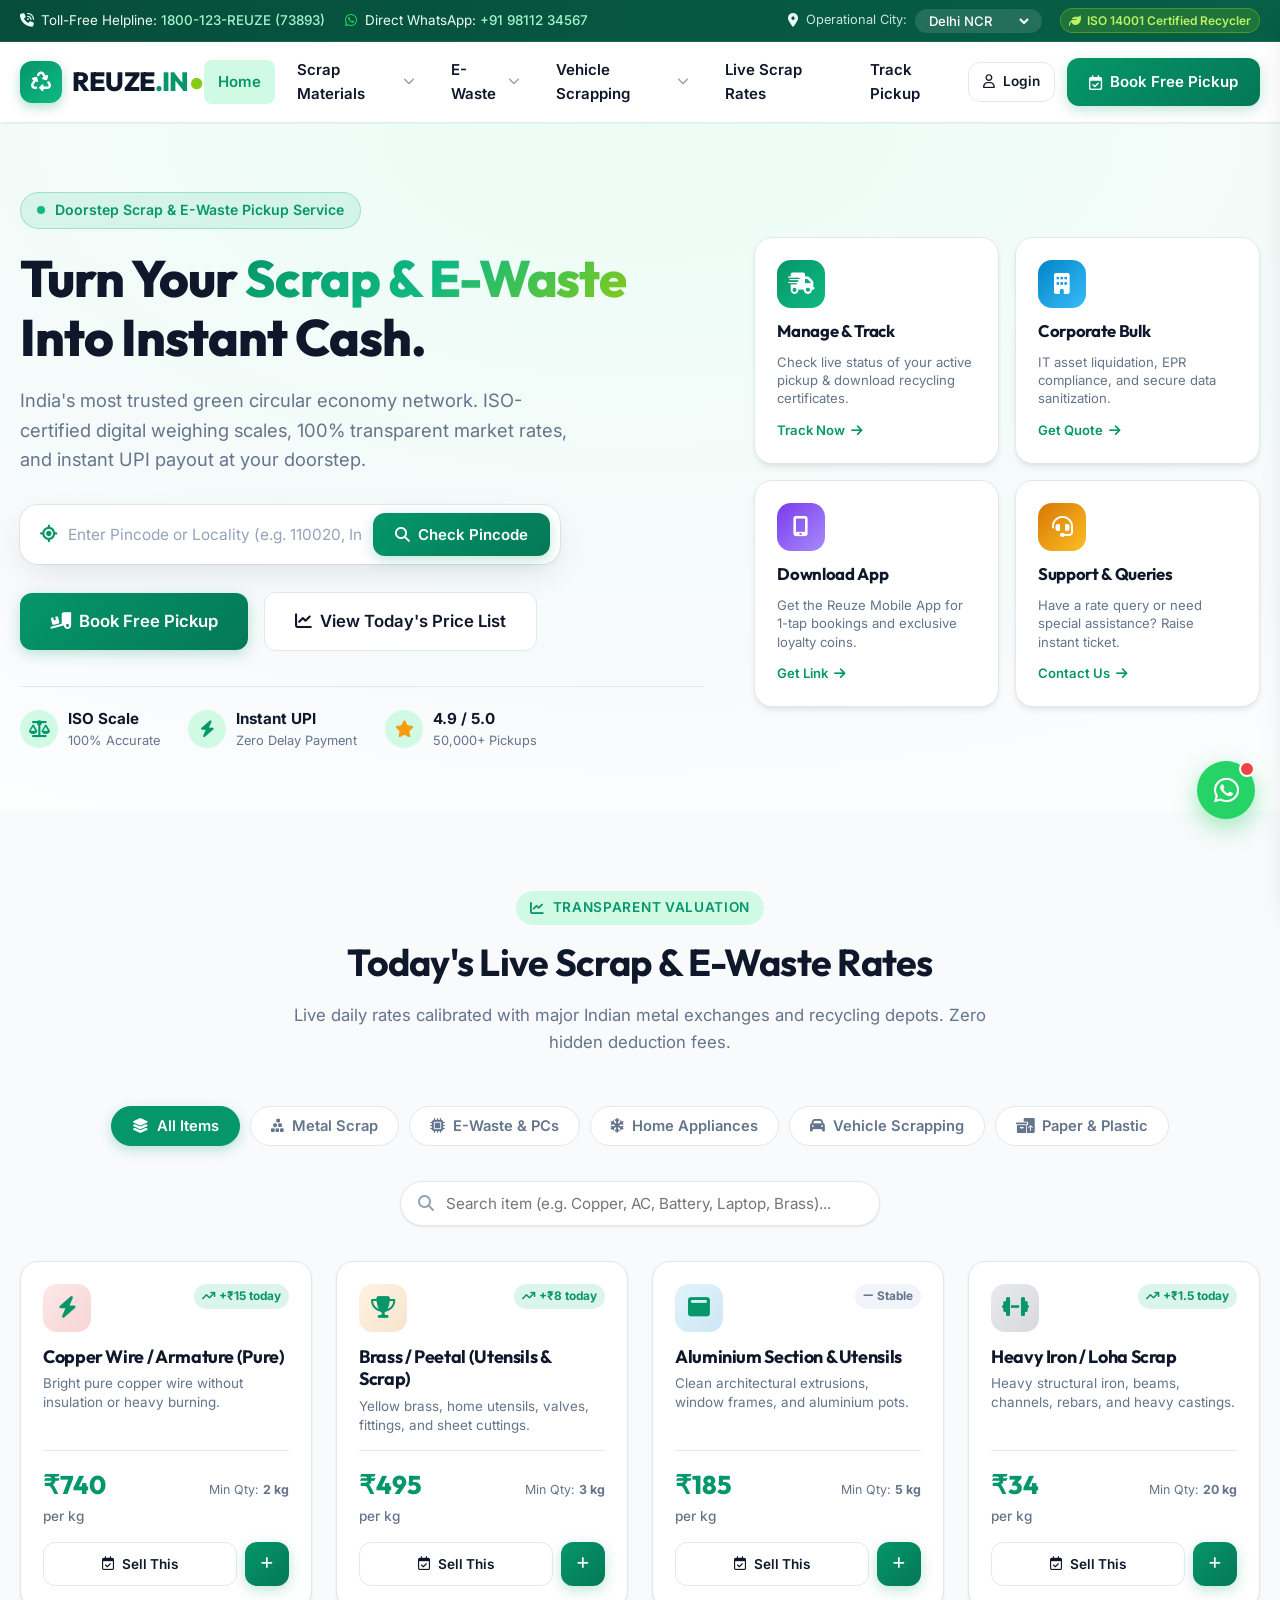
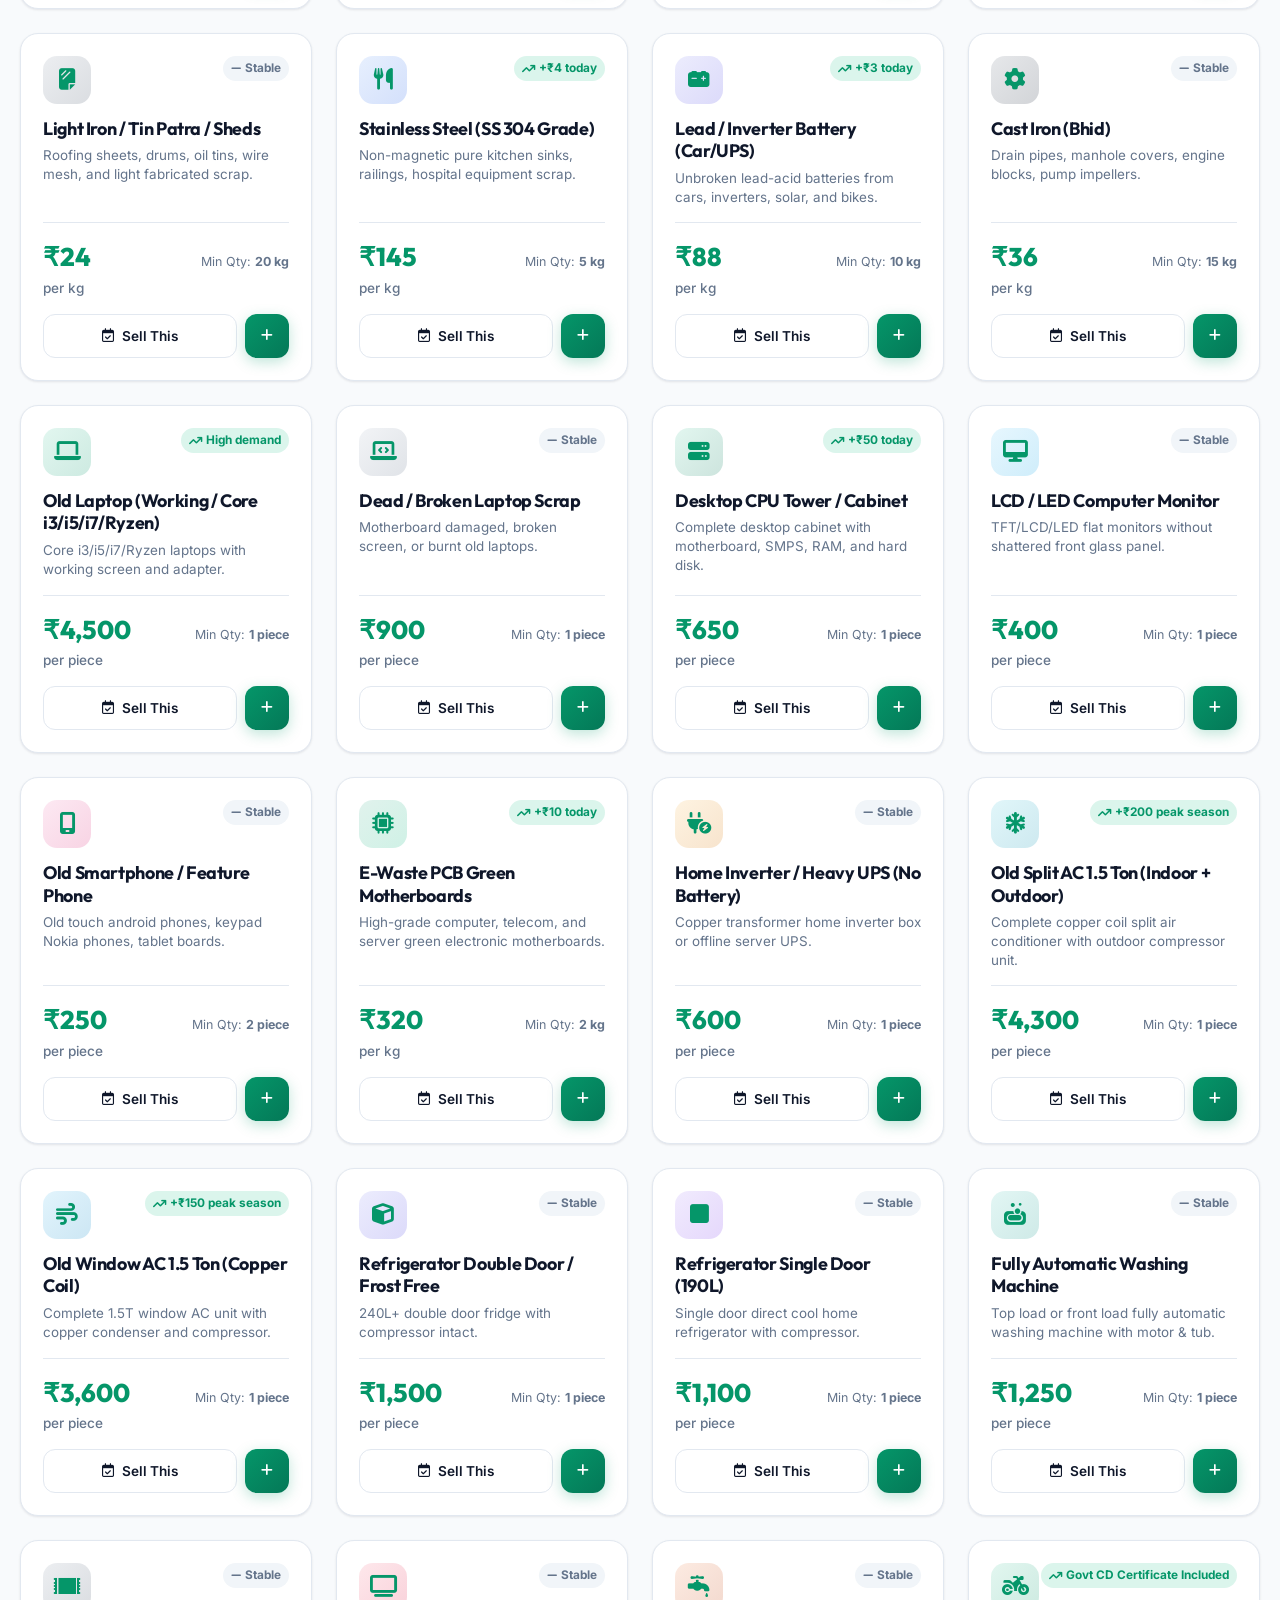
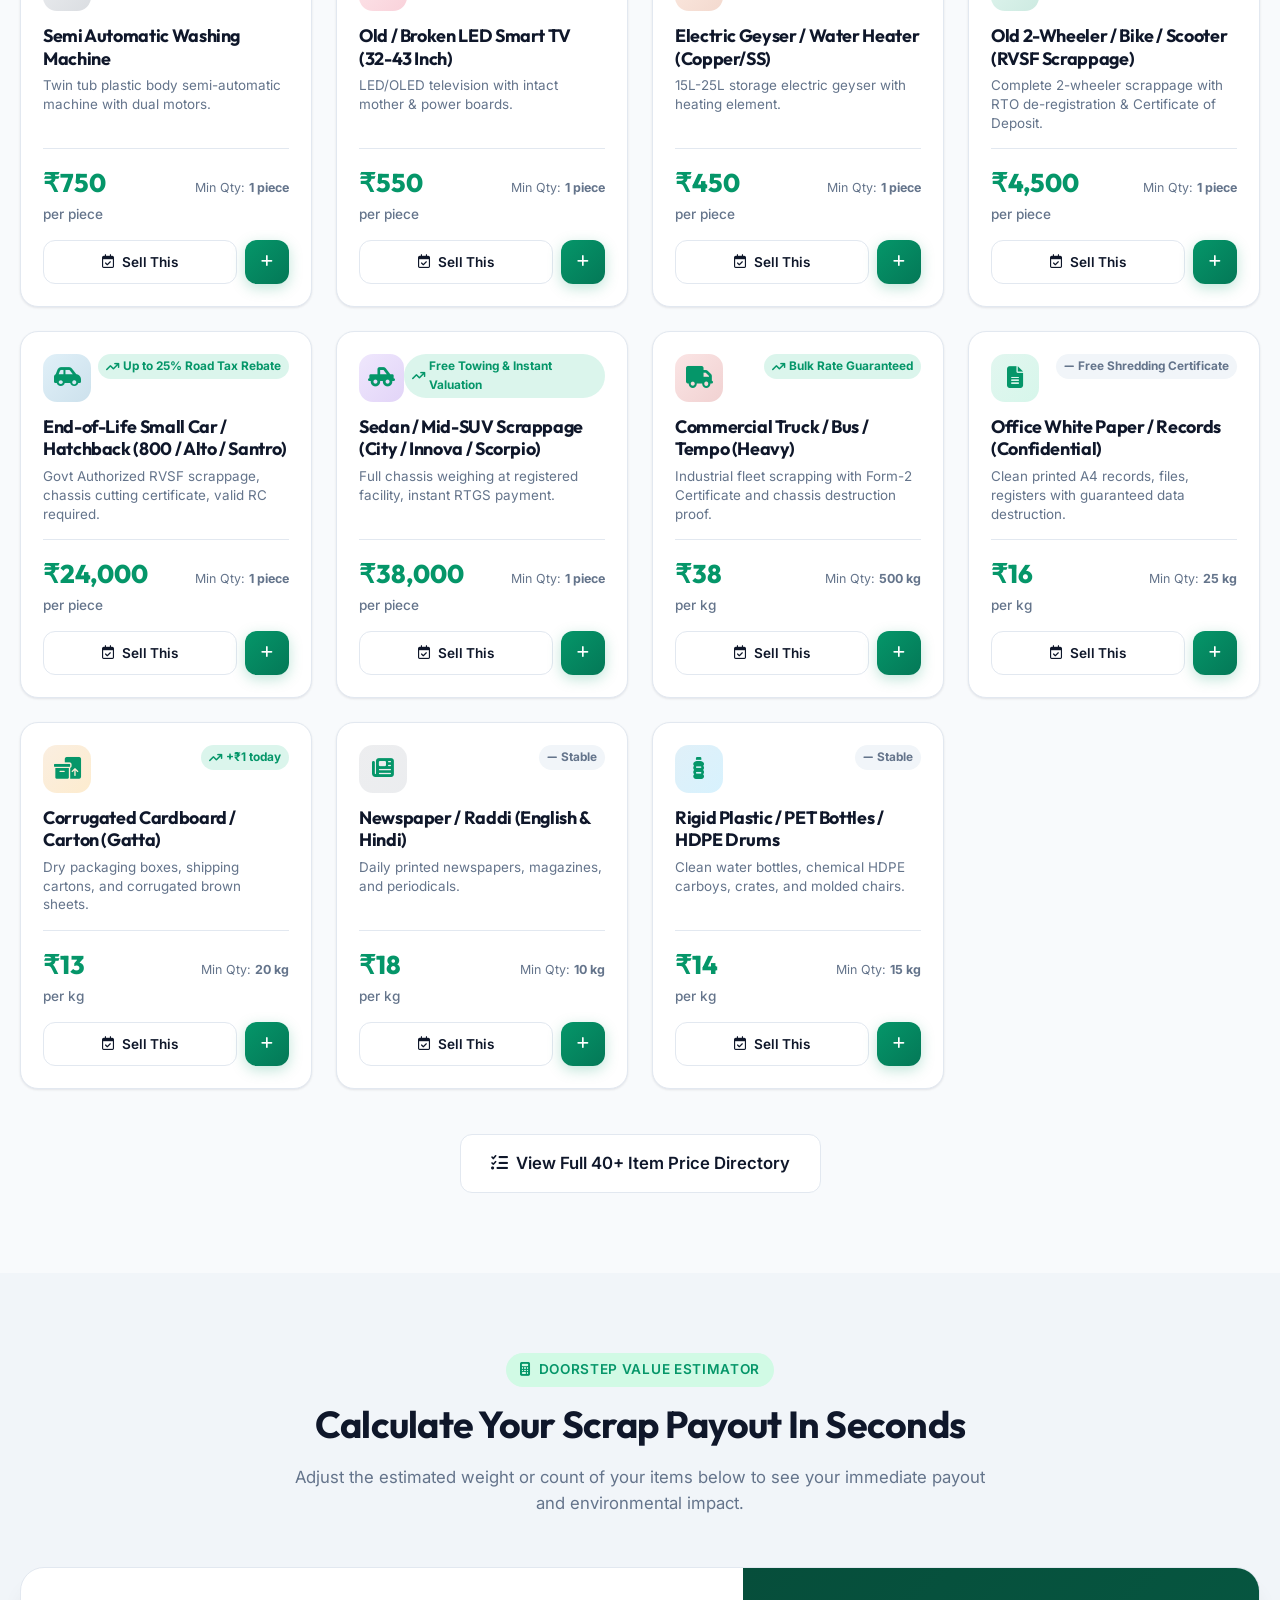
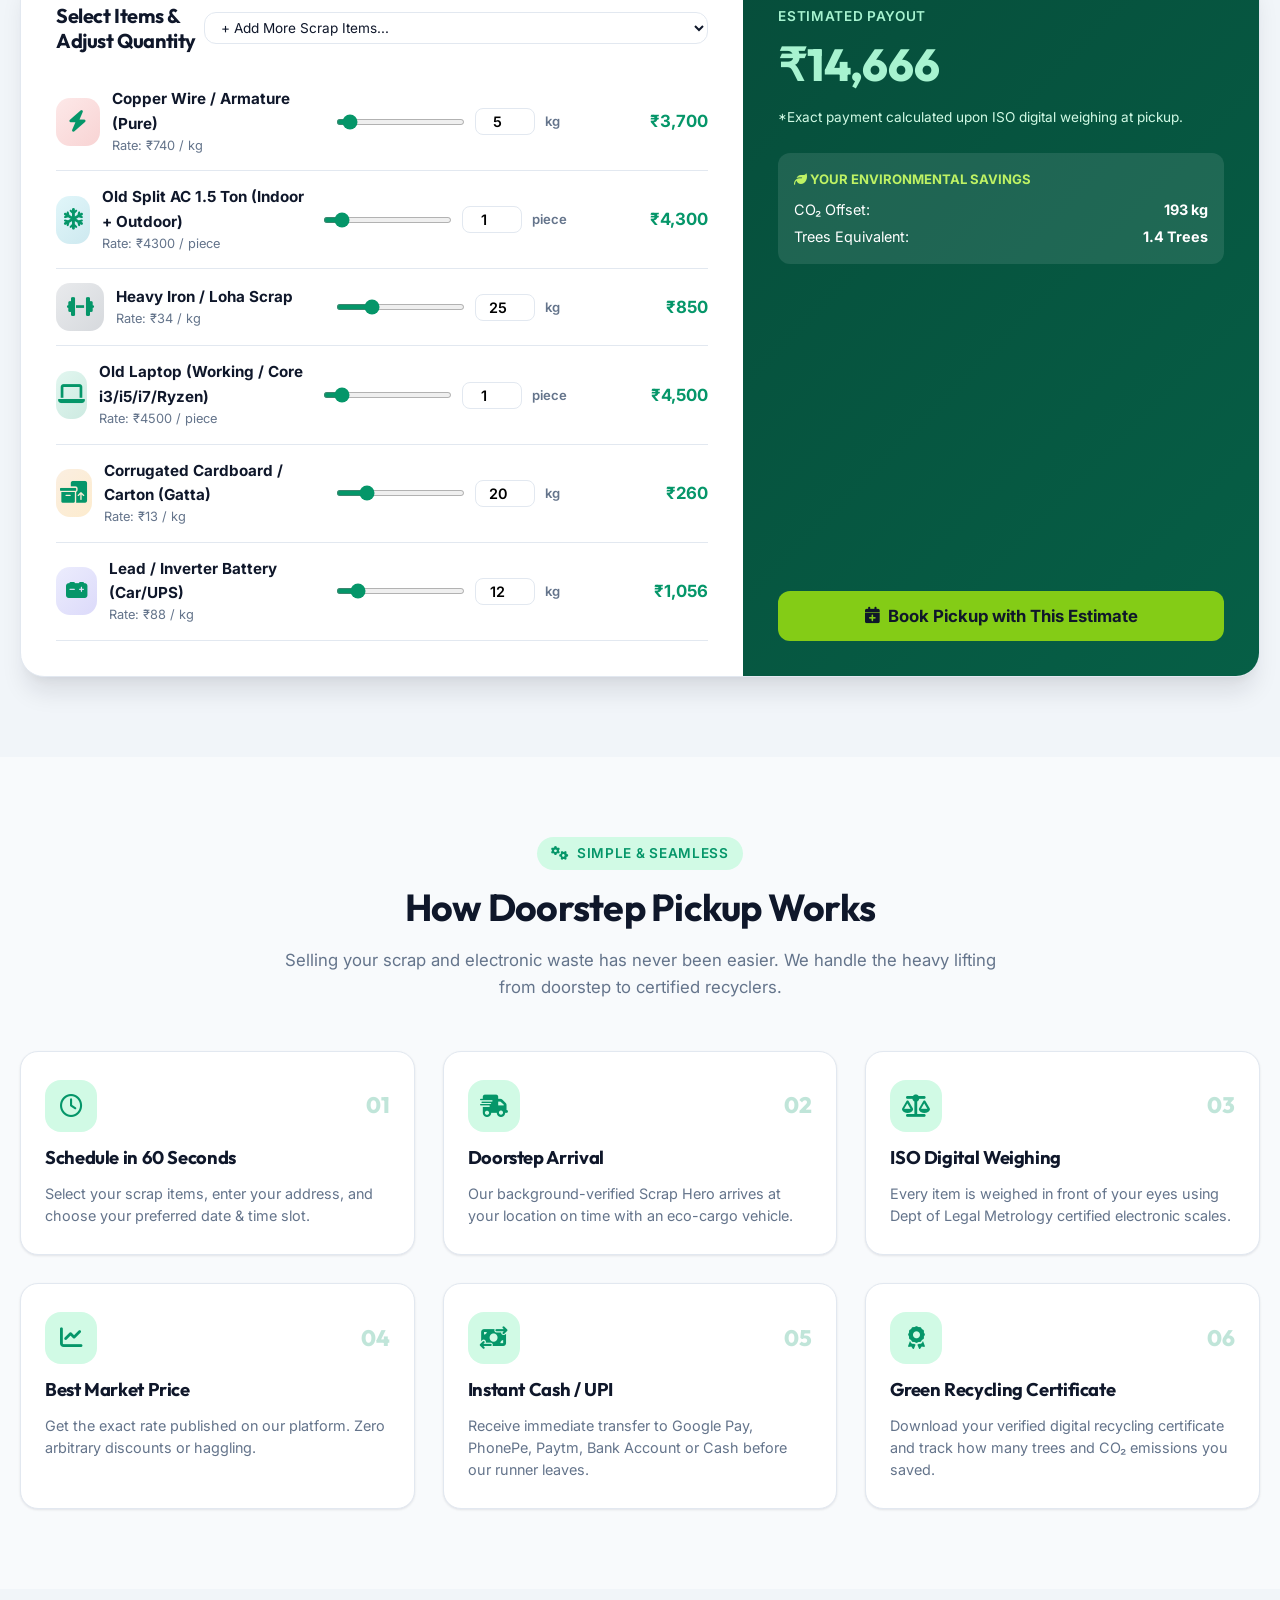
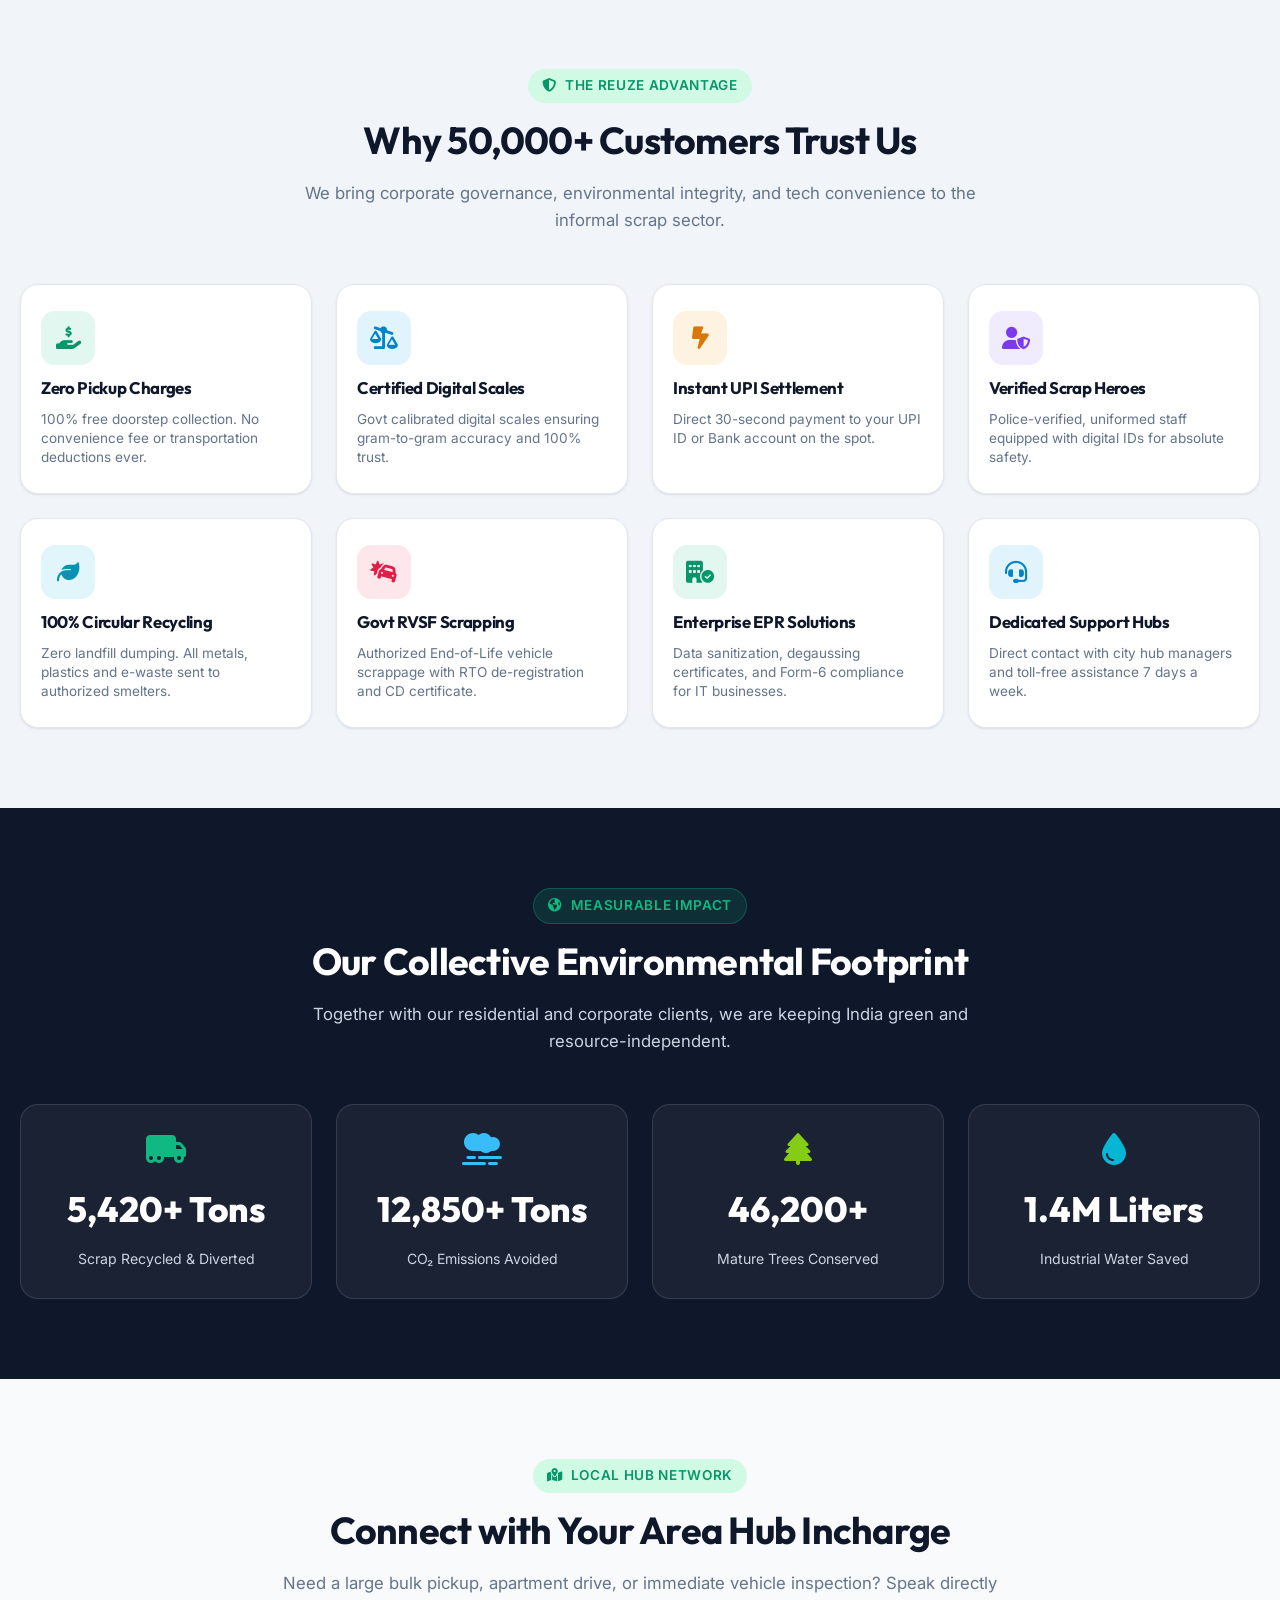
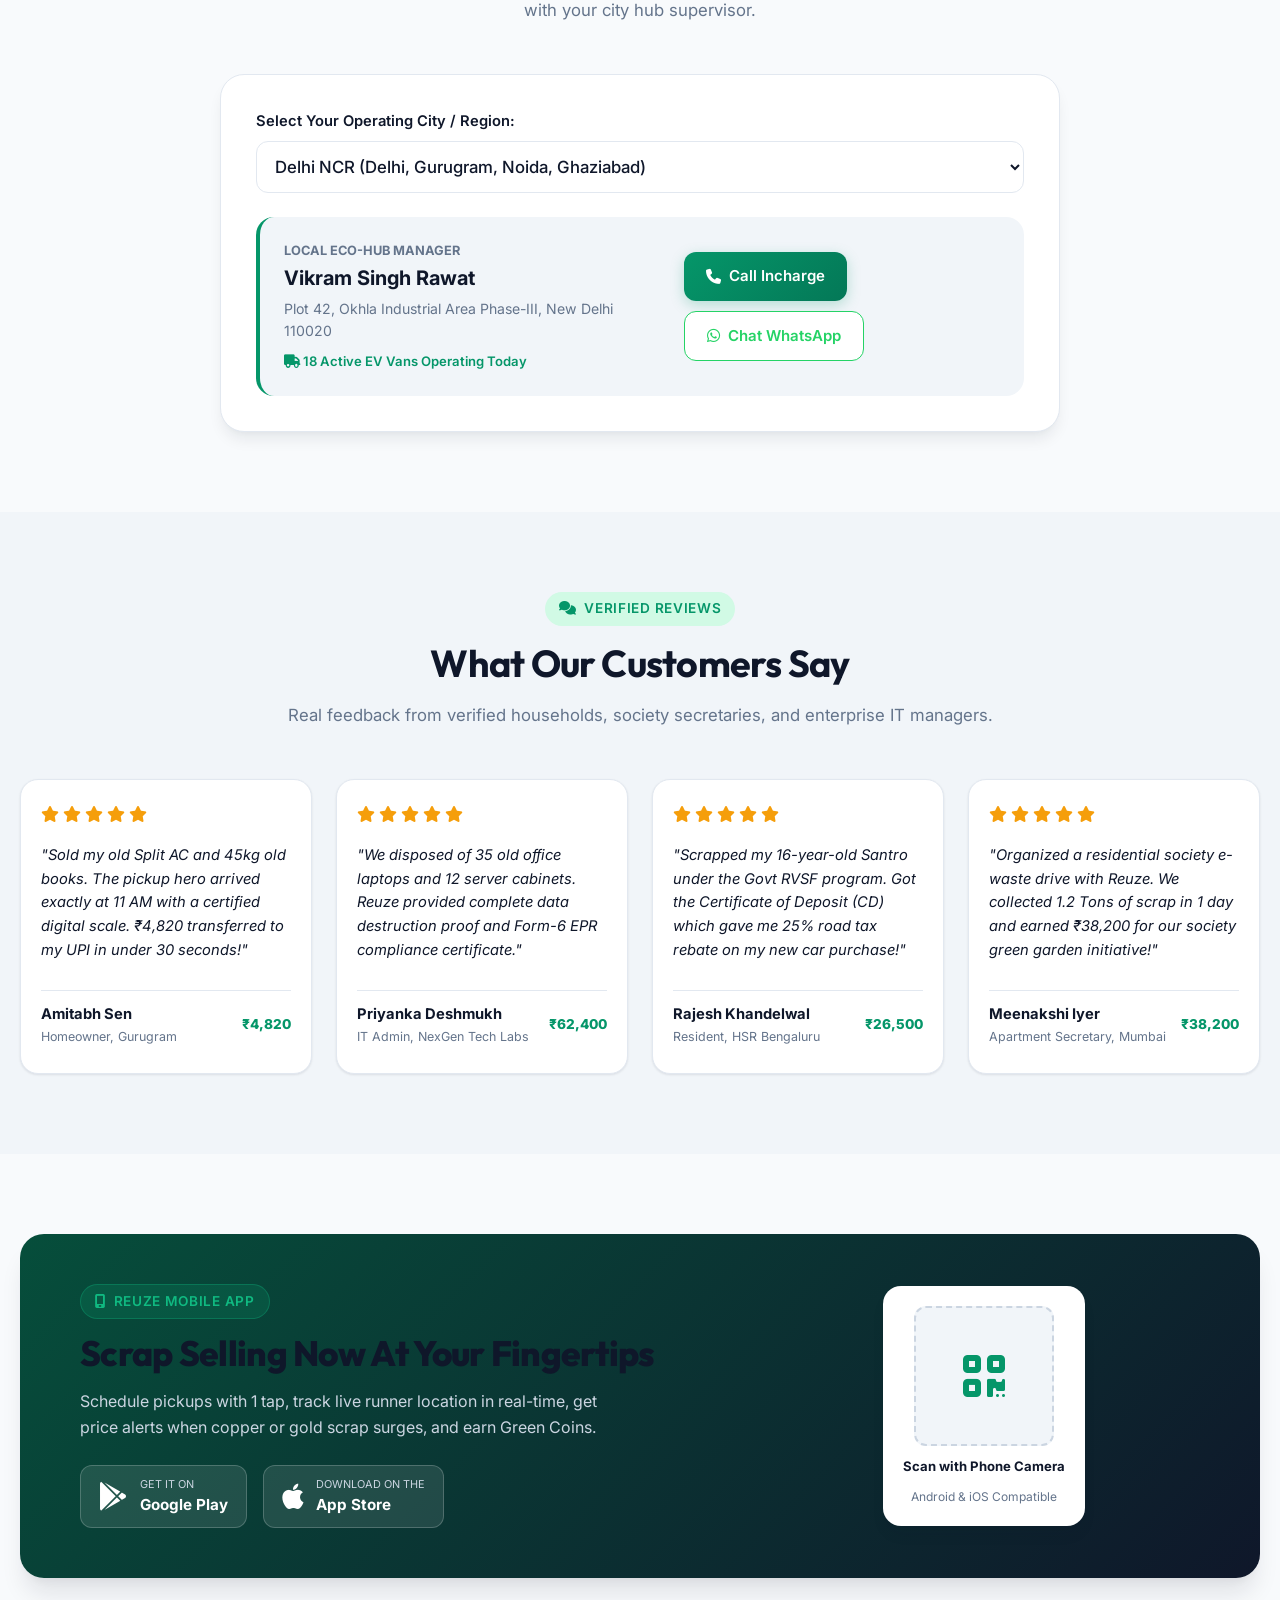
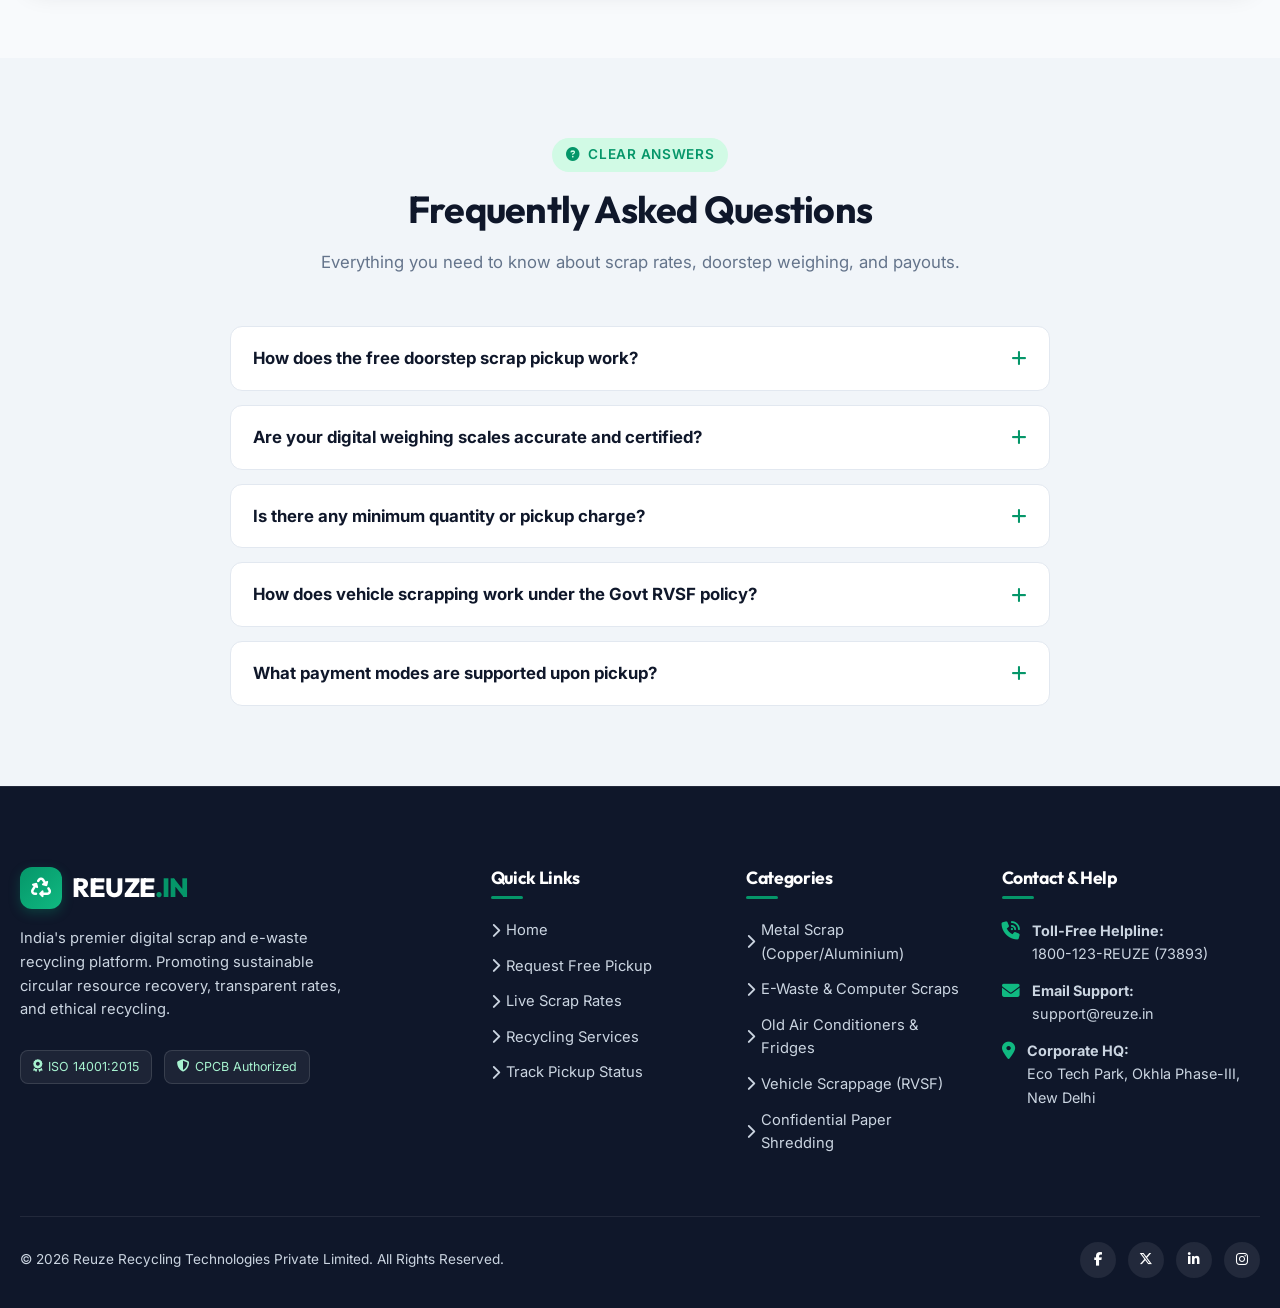
<file: index.html>
<!DOCTYPE html>
<html lang="en">
<head>
  <meta charset="UTF-8">
  <meta name="viewport" content="width=device-width, initial-scale=1.0">
  <title>Reuze.in - Doorstep Scrap & E-Waste Pickup Service | Instant Cash & Best Rates</title>
  <meta name="description" content="Sell scrap metals, electronic e-waste, old ACs, home appliances, and end-of-life vehicles at your doorstep with ISO digital weighing, best market rates, and instant UPI/Cash payments.">
  
  <!-- Fonts & Icons -->
  <link rel="preconnect" href="https://fonts.googleapis.com">
  <link rel="preconnect" href="https://fonts.gstatic.com" crossorigin>
  <link href="https://fonts.googleapis.com/css2?family=Inter:wght@400;500;600;700&family=Outfit:wght@500;600;700;800&display=swap" rel="stylesheet">
  <link rel="stylesheet" href="https://cdnjs.cloudflare.com/ajax/libs/font-awesome/6.5.1/css/all.min.css">
  
  <!-- Stylesheets -->
  <link rel="stylesheet" href="css/style.css">
  <link rel="stylesheet" href="css/components.css">
  <link rel="stylesheet" href="css/responsive.css">
</head>
<body>

  <!-- ==========================================================================
       TOP BAR (Helpline, WhatsApp, City Selector)
       ========================================================================== -->
  <div class="topbar">
    <div class="container topbar-content">
      <div class="topbar-left">
        <div class="topbar-item">
          <i class="fa-solid fa-phone-volume"></i>
          <span>Toll-Free Helpline: <a href="tel:180012373893" id="topbar-helpline">1800-123-REUZE (73893)</a></span>
        </div>
        <div class="topbar-item">
          <i class="fa-brands fa-whatsapp" style="color: #25d366;"></i>
          <span>Direct WhatsApp: <a href="https://wa.me/919811234567?text=Hi%20Reuze,%20I%20want%20to%20sell%20scrap" target="_blank">+91 98112 34567</a></span>
        </div>
      </div>

      <div class="topbar-right">
        <div class="topbar-item">
          <i class="fa-solid fa-location-dot"></i>
          <span style="font-size: 0.8rem; opacity: 0.85;">Operational City:</span>
          <div class="city-selector-wrapper">
            <select class="city-select" id="header-city-select" aria-label="Select City">
              <option value="delhi-ncr">Delhi NCR</option>
              <option value="mumbai">Mumbai MMR</option>
              <option value="bengaluru">Bengaluru</option>
              <option value="hyderabad">Hyderabad</option>
              <option value="pune">Pune</option>
              <option value="chennai">Chennai</option>
            </select>
          </div>
        </div>
        <div class="topbar-badge">
          <i class="fa-solid fa-leaf"></i> ISO 14001 Certified Recycler
        </div>
      </div>
    </div>
  </div>

  <!-- ==========================================================================
       STICKY NAVBAR & MEGA MENU
       ========================================================================== -->
  <header class="site-header">
    <div class="container nav-container">
      <a href="index.html" class="logo-brand">
        <div class="logo-icon">
          <i class="fa-solid fa-recycle"></i>
        </div>
        <div>REUZE<span class="highlight">.IN</span><span class="dot">●</span></div>
      </a>

      <!-- Desktop Nav Menu -->
      <nav class="nav-menu">
        <div class="nav-item active">
          <a href="index.html" class="nav-link">Home</a>
        </div>

        <!-- Scrap Dropdown -->
        <div class="nav-item">
          <a href="prices.html" class="nav-link">
            Scrap Materials <i class="fa-solid fa-chevron-down"></i>
          </a>
          <div class="dropdown-menu">
            <a href="prices.html?cat=metal" class="dropdown-item">
              <div class="dropdown-icon"><i class="fa-solid fa-cubes-stacked"></i></div>
              <div>
                <div class="dropdown-item-title">Copper, Brass & Aluminium</div>
                <div class="dropdown-item-desc">Pure cables, armatures, utensils & alloys</div>
              </div>
            </a>
            <a href="prices.html?cat=metal" class="dropdown-item">
              <div class="dropdown-icon"><i class="fa-solid fa-dumbbell"></i></div>
              <div>
                <div class="dropdown-item-title">Iron, Steel & Heavy Metals</div>
                <div class="dropdown-item-desc">Cast iron, SS 304, rebar & shed patra</div>
              </div>
            </a>
            <a href="prices.html?cat=paper-plastic" class="dropdown-item">
              <div class="dropdown-icon"><i class="fa-solid fa-boxes-packing"></i></div>
              <div>
                <div class="dropdown-item-title">Cardboard, Paper & Plastics</div>
                <div class="dropdown-item-desc">Cartons, confidential records, PET bottles</div>
              </div>
            </a>
          </div>
        </div>

        <!-- E-Waste Dropdown -->
        <div class="nav-item">
          <a href="services.html#ewaste" class="nav-link">
            E-Waste <i class="fa-solid fa-chevron-down"></i>
          </a>
          <div class="dropdown-menu">
            <a href="prices.html?cat=ewaste" class="dropdown-item">
              <div class="dropdown-icon"><i class="fa-solid fa-laptop"></i></div>
              <div>
                <div class="dropdown-item-title">Laptops, PCs & Motherboards</div>
                <div class="dropdown-item-desc">Working & scrap computers, server cabinets</div>
              </div>
            </a>
            <a href="prices.html?cat=appliances" class="dropdown-item">
              <div class="dropdown-icon"><i class="fa-solid fa-snowflake"></i></div>
              <div>
                <div class="dropdown-item-title">Old Split & Window ACs</div>
                <div class="dropdown-item-desc">1T to 2T copper coil air conditioners</div>
              </div>
            </a>
            <a href="prices.html?cat=appliances" class="dropdown-item">
              <div class="dropdown-icon"><i class="fa-solid fa-tv"></i></div>
              <div>
                <div class="dropdown-item-title">TV, Fridges & Washing Machines</div>
                <div class="dropdown-item-desc">Single/Double door fridges, top/front loads</div>
              </div>
            </a>
          </div>
        </div>

        <!-- Vehicle Scrapping -->
        <div class="nav-item">
          <a href="services.html#vehicles" class="nav-link">
            Vehicle Scrapping <i class="fa-solid fa-chevron-down"></i>
          </a>
          <div class="dropdown-menu">
            <a href="prices.html?cat=vehicles" class="dropdown-item">
              <div class="dropdown-icon"><i class="fa-solid fa-motorcycle"></i></div>
              <div>
                <div class="dropdown-item-title">Two-Wheeler Scrappage</div>
                <div class="dropdown-item-desc">Govt CD Certificate & RTO de-registration</div>
              </div>
            </a>
            <a href="prices.html?cat=vehicles" class="dropdown-item">
              <div class="dropdown-icon"><i class="fa-solid fa-car"></i></div>
              <div>
                <div class="dropdown-item-title">Car & Commercial Vehicle (RVSF)</div>
                <div class="dropdown-item-desc">Up to 25% road tax rebate & free towing</div>
              </div>
            </a>
          </div>
        </div>

        <div class="nav-item">
          <a href="prices.html" class="nav-link">Live Scrap Rates</a>
        </div>

        <div class="nav-item">
          <a href="dashboard.html" class="nav-link">Track Pickup</a>
        </div>
      </nav>

      <!-- Nav CTA Actions -->
      <div class="nav-actions">
        <a href="dashboard.html" class="btn btn-outline btn-sm">
          <i class="fa-regular fa-user"></i> Login
        </a>
        <a href="pickup.html" class="btn btn-primary" id="header-btn-book">
          <i class="fa-regular fa-calendar-check"></i> Book Free Pickup
        </a>
        <button class="hamburger-btn" aria-label="Toggle Mobile Menu">
          <i class="fa-solid fa-bars"></i>
        </button>
      </div>
    </div>
  </header>

  <!-- ==========================================================================
       MOBILE DRAWER MENU
       ========================================================================== -->
  <div class="mobile-drawer-overlay"></div>
  <div class="mobile-drawer">
    <div>
      <div class="mobile-drawer-header">
        <div class="logo-brand" style="font-size: 1.35rem;">
          <div class="logo-icon" style="width: 34px; height: 34px; font-size: 1rem;"><i class="fa-solid fa-recycle"></i></div>
          <span>REUZE.IN</span>
        </div>
        <button class="drawer-close-btn"><i class="fa-solid fa-xmark"></i></button>
      </div>

      <div class="mobile-nav-links">
        <a href="index.html" class="mobile-nav-link active">Home</a>
        <a href="pickup.html" class="mobile-nav-link" style="color: var(--primary); font-weight: 700;">
          <i class="fa-regular fa-calendar-check"></i> Request Free Pickup
        </a>
        <a href="prices.html" class="mobile-nav-link">Live Scrap Rates</a>
        <a href="services.html" class="mobile-nav-link">Services & Scrappage</a>
        <a href="dashboard.html" class="mobile-nav-link">Track Pickup Status</a>
        <a href="about.html" class="mobile-nav-link">About & Mission</a>
        <a href="contact.html" class="mobile-nav-link">Contact & Hub Incharge</a>
      </div>
    </div>

    <div class="mobile-drawer-footer">
      <div style="font-size: 0.85rem; color: var(--text-muted);">
        <i class="fa-solid fa-phone"></i> <strong>1800-123-73893</strong>
      </div>
      <a href="pickup.html" class="btn btn-primary" style="width: 100%;">Book Free Pickup</a>
    </div>
  </div>

  <!-- ==========================================================================
       HERO SECTION (Bold Headline, Pincode Search, 4 Quick Action Cards)
       ========================================================================== -->
  <section class="hero-section">
    <div class="container">
      <div class="hero-grid">
        <div class="hero-content">
          <div class="hero-pill">
            <span class="pulse-dot"></span> Doorstep Scrap & E-Waste Pickup Service
          </div>
          
          <h1 class="hero-title">
            Turn Your <span class="text-gradient">Scrap & E-Waste</span> Into Instant Cash.
          </h1>
          
          <p class="hero-subtitle">
            India's most trusted green circular economy network. ISO-certified digital weighing scales, 100% transparent market rates, and instant UPI payout at your doorstep.
          </p>

          <!-- Pincode / Area Search Bar -->
          <div class="hero-search-box">
            <div class="search-input-group">
              <i class="fa-solid fa-location-crosshairs"></i>
              <input type="text" class="hero-search-input" placeholder="Enter Pincode or Locality (e.g. 110020, Indiranagar)..." aria-label="Check Service Pincode">
            </div>
            <button class="btn btn-primary btn-check-pincode">
              <i class="fa-solid fa-magnifying-glass"></i> Check Pincode
            </button>
          </div>

          <!-- Hero Buttons -->
          <div class="hero-cta-buttons">
            <a href="pickup.html" class="btn btn-primary btn-lg" id="hero-cta-book">
              <i class="fa-solid fa-truck-ramp-box"></i> Book Free Pickup
            </a>
            <a href="prices.html" class="btn btn-outline btn-lg" id="hero-cta-rates">
              <i class="fa-solid fa-chart-line"></i> View Today's Price List
            </a>
          </div>

          <!-- Trust Bar -->
          <div class="hero-trust-bar">
            <div class="trust-item">
              <div class="trust-icon"><i class="fa-solid fa-scale-balanced"></i></div>
              <div>
                <div class="trust-value">ISO Scale</div>
                <div class="trust-label">100% Accurate</div>
              </div>
            </div>
            <div class="trust-item">
              <div class="trust-icon"><i class="fa-solid fa-bolt"></i></div>
              <div>
                <div class="trust-value">Instant UPI</div>
                <div class="trust-label">Zero Delay Payment</div>
              </div>
            </div>
            <div class="trust-item">
              <div class="trust-icon"><i class="fa-solid fa-star" style="color: #f59e0b;"></i></div>
              <div>
                <div class="trust-value">4.9 / 5.0</div>
                <div class="trust-label">50,000+ Pickups</div>
              </div>
            </div>
          </div>
        </div>

        <!-- 4 Quick Action Cards Grid -->
        <div class="hero-visual">
          <div class="hero-quick-cards-grid">
            
            <a href="dashboard.html" class="quick-action-card">
              <div class="quick-card-icon green">
                <i class="fa-solid fa-truck-fast"></i>
              </div>
              <h3 class="quick-card-title">Manage & Track</h3>
              <p class="quick-card-desc">Check live status of your active pickup & download recycling certificates.</p>
              <div class="quick-card-arrow">Track Now <i class="fa-solid fa-arrow-right"></i></div>
            </a>

            <div class="quick-action-card" data-modal-target="corporate-enquiry-modal">
              <div class="quick-card-icon blue">
                <i class="fa-solid fa-building"></i>
              </div>
              <h3 class="quick-card-title">Corporate Bulk</h3>
              <p class="quick-card-desc">IT asset liquidation, EPR compliance, and secure data sanitization.</p>
              <div class="quick-card-arrow">Get Quote <i class="fa-solid fa-arrow-right"></i></div>
            </div>

            <a href="#app-download-section" class="quick-action-card">
              <div class="quick-card-icon purple">
                <i class="fa-solid fa-mobile-screen-button"></i>
              </div>
              <h3 class="quick-card-title">Download App</h3>
              <p class="quick-card-desc">Get the Reuze Mobile App for 1-tap bookings and exclusive loyalty coins.</p>
              <div class="quick-card-arrow">Get Link <i class="fa-solid fa-arrow-right"></i></div>
            </a>

            <div class="quick-action-card" data-modal-target="complaint-support-modal">
              <div class="quick-card-icon amber">
                <i class="fa-solid fa-headset"></i>
              </div>
              <h3 class="quick-card-title">Support & Queries</h3>
              <p class="quick-card-desc">Have a rate query or need special assistance? Raise instant ticket.</p>
              <div class="quick-card-arrow">Contact Us <i class="fa-solid fa-arrow-right"></i></div>
            </div>

          </div>
        </div>
      </div>
    </div>
  </section>

  <!-- ==========================================================================
       PRICE LIST SECTION (Live Rates & Filter Grid)
       ========================================================================== -->
  <section class="section" id="prices-section">
    <div class="container">
      <div class="section-header">
        <div class="section-tag"><i class="fa-solid fa-chart-line"></i> Transparent Valuation</div>
        <h2 class="section-title">Today's Live Scrap & E-Waste Rates</h2>
        <p class="section-desc">
          Live daily rates calibrated with major Indian metal exchanges and recycling depots. Zero hidden deduction fees.
        </p>
      </div>

      <!-- Category Filter Tabs -->
      <div class="category-filter-tabs">
        <button class="filter-tab-btn active" data-category="all">
          <i class="fa-solid fa-layer-group"></i> All Items
        </button>
        <button class="filter-tab-btn" data-category="metal">
          <i class="fa-solid fa-cubes-stacked"></i> Metal Scrap
        </button>
        <button class="filter-tab-btn" data-category="ewaste">
          <i class="fa-solid fa-microchip"></i> E-Waste & PCs
        </button>
        <button class="filter-tab-btn" data-category="appliances">
          <i class="fa-solid fa-snowflake"></i> Home Appliances
        </button>
        <button class="filter-tab-btn" data-category="vehicles">
          <i class="fa-solid fa-car"></i> Vehicle Scrapping
        </button>
        <button class="filter-tab-btn" data-category="paper-plastic">
          <i class="fa-solid fa-boxes-packing"></i> Paper & Plastic
        </button>
      </div>

      <!-- Price Search -->
      <div class="price-search-bar">
        <i class="fa-solid fa-magnifying-glass price-search-icon"></i>
        <input type="text" class="price-search-input" placeholder="Search item (e.g. Copper, AC, Battery, Laptop, Brass)..." aria-label="Search Scrap Items">
      </div>

      <!-- Dynamic Cards Container -->
      <div class="scrap-cards-grid" id="scrap-cards-container">
        <!-- Rendered dynamically by js/prices.js -->
      </div>

      <div style="text-align: center; margin-top: 45px;">
        <a href="prices.html" class="btn btn-outline btn-lg">
          <i class="fa-solid fa-list-check"></i> View Full 40+ Item Price Directory
        </a>
      </div>
    </div>
  </section>

  <!-- ==========================================================================
       INSTANT SCRAP VALUE CALCULATOR WIDGET
       ========================================================================== -->
  <section class="section section-subtle" id="calculator-section">
    <div class="container">
      <div class="section-header">
        <div class="section-tag"><i class="fa-solid fa-calculator"></i> Doorstep Value Estimator</div>
        <h2 class="section-title">Calculate Your Scrap Payout In Seconds</h2>
        <p class="section-desc">
          Adjust the estimated weight or count of your items below to see your immediate payout and environmental impact.
        </p>
      </div>

      <div class="calculator-container">
        <div class="calculator-grid">
          
          <!-- Left Panel: Sliders & Qty -->
          <div class="calc-items-panel">
            <div style="display: flex; align-items: center; justify-content: space-between; margin-bottom: 20px;">
              <h3 style="font-size: 1.25rem;">Select Items & Adjust Quantity</h3>
              <select id="calc-add-item-select" class="form-control" style="width: auto; padding: 6px 12px; font-size: 0.85rem;"></select>
            </div>

            <!-- Dynamic List of Selected Calculation Rows -->
            <div class="calc-rows-list">
              <!-- Rendered by js/calculator.js -->
            </div>
          </div>

          <!-- Right Panel: Total Payout & Eco Impact -->
          <div class="calc-summary-panel">
            <div>
              <span style="font-size: 0.85rem; text-transform: uppercase; letter-spacing: 0.05em; color: #a7f3d0; font-weight: 600;">Estimated Payout</span>
              <div class="calc-summary-val" id="calc-grand-payout">₹0</div>
              <p style="font-size: 0.85rem; color: #d1fae5; margin-top: 6px;">
                *Exact payment calculated upon ISO digital weighing at pickup.
              </p>

              <div style="background: rgba(255, 255, 255, 0.1); border-radius: var(--radius-md); padding: 16px; margin-top: 25px;">
                <div style="font-size: 0.82rem; font-weight: 700; color: #bef264; margin-bottom: 8px;">
                  <i class="fa-solid fa-leaf"></i> YOUR ENVIRONMENTAL SAVINGS
                </div>
                <div style="display: flex; justify-content: space-between; font-size: 0.9rem; margin-bottom: 4px;">
                  <span>CO₂ Offset:</span>
                  <strong id="calc-co2-saved">128 kg</strong>
                </div>
                <div style="display: flex; justify-content: space-between; font-size: 0.9rem;">
                  <span>Trees Equivalent:</span>
                  <strong id="calc-trees-saved">0.9 Trees</strong>
                </div>
              </div>
            </div>

            <div style="margin-top: 30px;">
              <button class="btn btn-lime btn-lg" id="btn-book-with-estimate" style="width: 100%;">
                <i class="fa-solid fa-calendar-plus"></i> Book Pickup with This Estimate
              </button>
            </div>
          </div>

        </div>
      </div>
    </div>
  </section>

  <!-- ==========================================================================
       HOW IT WORKS (6-Step Process)
       ========================================================================== -->
  <section class="section" id="how-it-works">
    <div class="container">
      <div class="section-header">
        <div class="section-tag"><i class="fa-solid fa-gears"></i> Simple & Seamless</div>
        <h2 class="section-title">How Doorstep Pickup Works</h2>
        <p class="section-desc">
          Selling your scrap and electronic waste has never been easier. We handle the heavy lifting from doorstep to certified recyclers.
        </p>
      </div>

      <div class="steps-grid">
        
        <div class="step-card">
          <div class="step-header">
            <div class="step-icon-box"><i class="fa-regular fa-clock"></i></div>
            <div class="step-number">01</div>
          </div>
          <h3 class="step-title">Schedule in 60 Seconds</h3>
          <p class="step-desc">Select your scrap items, enter your address, and choose your preferred date & time slot.</p>
        </div>

        <div class="step-card">
          <div class="step-header">
            <div class="step-icon-box"><i class="fa-solid fa-truck-fast"></i></div>
            <div class="step-number">02</div>
          </div>
          <h3 class="step-title">Doorstep Arrival</h3>
          <p class="step-desc">Our background-verified Scrap Hero arrives at your location on time with an eco-cargo vehicle.</p>
        </div>

        <div class="step-card">
          <div class="step-header">
            <div class="step-icon-box"><i class="fa-solid fa-scale-balanced"></i></div>
            <div class="step-number">03</div>
          </div>
          <h3 class="step-title">ISO Digital Weighing</h3>
          <p class="step-desc">Every item is weighed in front of your eyes using Dept of Legal Metrology certified electronic scales.</p>
        </div>

        <div class="step-card">
          <div class="step-header">
            <div class="step-icon-box"><i class="fa-solid fa-chart-line"></i></div>
            <div class="step-number">04</div>
          </div>
          <h3 class="step-title">Best Market Price</h3>
          <p class="step-desc">Get the exact rate published on our platform. Zero arbitrary discounts or haggling.</p>
        </div>

        <div class="step-card">
          <div class="step-header">
            <div class="step-icon-box"><i class="fa-solid fa-money-bill-transfer"></i></div>
            <div class="step-number">05</div>
          </div>
          <h3 class="step-title">Instant Cash / UPI</h3>
          <p class="step-desc">Receive immediate transfer to Google Pay, PhonePe, Paytm, Bank Account or Cash before our runner leaves.</p>
        </div>

        <div class="step-card">
          <div class="step-header">
            <div class="step-icon-box"><i class="fa-solid fa-award"></i></div>
            <div class="step-number">06</div>
          </div>
          <h3 class="step-title">Green Recycling Certificate</h3>
          <p class="step-desc">Download your verified digital recycling certificate and track how many trees and CO₂ emissions you saved.</p>
        </div>

      </div>
    </div>
  </section>

  <!-- ==========================================================================
       WHY CHOOSE US (8 Feature Grid)
       ========================================================================== -->
  <section class="section section-subtle" id="why-choose-us">
    <div class="container">
      <div class="section-header">
        <div class="section-tag"><i class="fa-solid fa-shield-halved"></i> The Reuze Advantage</div>
        <h2 class="section-title">Why 50,000+ Customers Trust Us</h2>
        <p class="section-desc">
          We bring corporate governance, environmental integrity, and tech convenience to the informal scrap sector.
        </p>
      </div>

      <div class="features-grid">
        
        <div class="feature-box">
          <div class="feature-icon-wrapper green"><i class="fa-solid fa-hand-holding-dollar"></i></div>
          <h3 class="feature-title">Zero Pickup Charges</h3>
          <p class="feature-desc">100% free doorstep collection. No convenience fee or transportation deductions ever.</p>
        </div>

        <div class="feature-box">
          <div class="feature-icon-wrapper blue"><i class="fa-solid fa-scale-unbalanced-flip"></i></div>
          <h3 class="feature-title">Certified Digital Scales</h3>
          <p class="feature-desc">Govt calibrated digital scales ensuring gram-to-gram accuracy and 100% trust.</p>
        </div>

        <div class="feature-box">
          <div class="feature-icon-wrapper amber"><i class="fa-solid fa-bolt-lightning"></i></div>
          <h3 class="feature-title">Instant UPI Settlement</h3>
          <p class="feature-desc">Direct 30-second payment to your UPI ID or Bank account on the spot.</p>
        </div>

        <div class="feature-box">
          <div class="feature-icon-wrapper purple"><i class="fa-solid fa-user-shield"></i></div>
          <h3 class="feature-title">Verified Scrap Heroes</h3>
          <p class="feature-desc">Police-verified, uniformed staff equipped with digital IDs for absolute safety.</p>
        </div>

        <div class="feature-box">
          <div class="feature-icon-wrapper cyan"><i class="fa-solid fa-leaf"></i></div>
          <h3 class="feature-title">100% Circular Recycling</h3>
          <p class="feature-desc">Zero landfill dumping. All metals, plastics and e-waste sent to authorized smelters.</p>
        </div>

        <div class="feature-box">
          <div class="feature-icon-wrapper rose"><i class="fa-solid fa-car-burst"></i></div>
          <h3 class="feature-title">Govt RVSF Scrapping</h3>
          <p class="feature-desc">Authorized End-of-Life vehicle scrappage with RTO de-registration and CD certificate.</p>
        </div>

        <div class="feature-box">
          <div class="feature-icon-wrapper green"><i class="fa-solid fa-building-circle-check"></i></div>
          <h3 class="feature-title">Enterprise EPR Solutions</h3>
          <p class="feature-desc">Data sanitization, degaussing certificates, and Form-6 compliance for IT businesses.</p>
        </div>

        <div class="feature-box">
          <div class="feature-icon-wrapper blue"><i class="fa-solid fa-headset"></i></div>
          <h3 class="feature-title">Dedicated Support Hubs</h3>
          <p class="feature-desc">Direct contact with city hub managers and toll-free assistance 7 days a week.</p>
        </div>

      </div>
    </div>
  </section>

  <!-- ==========================================================================
       ENVIRONMENTAL IMPACT LIVE METRICS
       ========================================================================== -->
  <section class="section section-dark">
    <div class="container">
      <div class="section-header">
        <div class="section-tag dark"><i class="fa-solid fa-earth-americas"></i> Measurable Impact</div>
        <h2 class="section-title" style="color: #ffffff;">Our Collective Environmental Footprint</h2>
        <p class="section-desc">
          Together with our residential and corporate clients, we are keeping India green and resource-independent.
        </p>
      </div>

      <div class="impact-grid">
        <div class="impact-card">
          <i class="fa-solid fa-truck-moving impact-icon"></i>
          <div class="impact-number">5,420+ Tons</div>
          <div class="impact-label">Scrap Recycled & Diverted</div>
        </div>
        <div class="impact-card">
          <i class="fa-solid fa-smog impact-icon" style="color: #38bdf8;"></i>
          <div class="impact-number">12,850+ Tons</div>
          <div class="impact-label">CO₂ Emissions Avoided</div>
        </div>
        <div class="impact-card">
          <i class="fa-solid fa-tree impact-icon" style="color: #84cc16;"></i>
          <div class="impact-number">46,200+</div>
          <div class="impact-label">Mature Trees Conserved</div>
        </div>
        <div class="impact-card">
          <i class="fa-solid fa-droplet impact-icon" style="color: #06b6d4;"></i>
          <div class="impact-number">1.4M Liters</div>
          <div class="impact-label">Industrial Water Saved</div>
        </div>
      </div>
    </div>
  </section>

  <!-- ==========================================================================
       AREA INCHARGE & CITY HUB LOCATOR
       ========================================================================== -->
  <section class="section" id="area-incharge-section">
    <div class="container">
      <div class="section-header">
        <div class="section-tag"><i class="fa-solid fa-map-location-dot"></i> Local Hub Network</div>
        <h2 class="section-title">Connect with Your Area Hub Incharge</h2>
        <p class="section-desc">
          Need a large bulk pickup, apartment drive, or immediate vehicle inspection? Speak directly with your city hub supervisor.
        </p>
      </div>

      <div class="hub-search-card" style="max-width: 840px; margin: 0 auto;">
        <div class="form-group">
          <label class="form-label">Select Your Operating City / Region:</label>
          <select class="form-control city-select" id="hub-city-dropdown" style="font-size: 1.05rem; padding: 14px;">
            <option value="delhi-ncr">Delhi NCR (Delhi, Gurugram, Noida, Ghaziabad)</option>
            <option value="mumbai">Mumbai MMR (South Mumbai, Suburbs, Navi Mumbai, Thane)</option>
            <option value="bengaluru">Bengaluru (Whitefield, Koramangala, Indiranagar, HSR)</option>
            <option value="hyderabad">Hyderabad (Hitec City, Gachibowli, Secunderabad)</option>
            <option value="pune">Pune (Hinjawadi, Kothrud, Viman Nagar, Hadapsar)</option>
            <option value="chennai">Chennai (Guindy, OMR, Anna Nagar, Velachery)</option>
          </select>
        </div>

        <div class="hub-info-card" id="hub-display-box">
          <div>
            <div style="font-size: 0.8rem; text-transform: uppercase; color: var(--text-muted); font-weight: 700;">Local Eco-Hub Manager</div>
            <div class="hub-manager-name" id="hub-manager-name">Vikram Singh Rawat</div>
            <p style="font-size: 0.88rem; color: var(--text-muted); margin-bottom: 8px;" id="hub-address">
              Plot 42, Okhla Industrial Area Phase-III, New Delhi 110020
            </p>
            <div style="font-size: 0.82rem; color: var(--primary); font-weight: 600;">
              <i class="fa-solid fa-truck"></i> 18 Active EV Vans Operating Today
            </div>
          </div>

          <div class="hub-contact-actions">
            <a href="tel:+919811234567" class="btn btn-primary" id="hub-call-btn">
              <i class="fa-solid fa-phone"></i> Call Incharge
            </a>
            <a href="https://wa.me/919811234567" target="_blank" class="btn btn-outline" id="hub-wa-btn" style="color: #25d366; border-color: #25d366;">
              <i class="fa-brands fa-whatsapp"></i> Chat WhatsApp
            </a>
          </div>
        </div>
      </div>
    </div>
  </section>

  <!-- ==========================================================================
       CUSTOMER TESTIMONIALS
       ========================================================================== -->
  <section class="section section-subtle">
    <div class="container">
      <div class="section-header">
        <div class="section-tag"><i class="fa-solid fa-comments"></i> Verified Reviews</div>
        <h2 class="section-title">What Our Customers Say</h2>
        <p class="section-desc">
          Real feedback from verified households, society secretaries, and enterprise IT managers.
        </p>
      </div>

      <div class="features-grid">
        
        <div class="feature-box">
          <div style="display: flex; gap: 4px; color: #f59e0b; margin-bottom: 10px;">
            <i class="fa-solid fa-star"></i><i class="fa-solid fa-star"></i><i class="fa-solid fa-star"></i><i class="fa-solid fa-star"></i><i class="fa-solid fa-star"></i>
          </div>
          <p style="font-size: 0.92rem; font-style: italic; color: var(--text-main); margin-bottom: 16px;">
            "Sold my old Split AC and 45kg old books. The pickup hero arrived exactly at 11 AM with a certified digital scale. ₹4,820 transferred to my UPI in under 30 seconds!"
          </p>
          <div style="margin-top: auto; border-top: 1px solid var(--border-subtle); padding-top: 12px; display: flex; justify-content: space-between; align-items: center;">
            <div>
              <div style="font-weight: 700; font-size: 0.92rem;">Amitabh Sen</div>
              <div style="font-size: 0.78rem; color: var(--text-muted);">Homeowner, Gurugram</div>
            </div>
            <span style="font-size: 0.85rem; font-weight: 800; color: var(--primary);">₹4,820</span>
          </div>
        </div>

        <div class="feature-box">
          <div style="display: flex; gap: 4px; color: #f59e0b; margin-bottom: 10px;">
            <i class="fa-solid fa-star"></i><i class="fa-solid fa-star"></i><i class="fa-solid fa-star"></i><i class="fa-solid fa-star"></i><i class="fa-solid fa-star"></i>
          </div>
          <p style="font-size: 0.92rem; font-style: italic; color: var(--text-main); margin-bottom: 16px;">
            "We disposed of 35 old office laptops and 12 server cabinets. Reuze provided complete data destruction proof and Form-6 EPR compliance certificate."
          </p>
          <div style="margin-top: auto; border-top: 1px solid var(--border-subtle); padding-top: 12px; display: flex; justify-content: space-between; align-items: center;">
            <div>
              <div style="font-weight: 700; font-size: 0.92rem;">Priyanka Deshmukh</div>
              <div style="font-size: 0.78rem; color: var(--text-muted);">IT Admin, NexGen Tech Labs</div>
            </div>
            <span style="font-size: 0.85rem; font-weight: 800; color: var(--primary);">₹62,400</span>
          </div>
        </div>

        <div class="feature-box">
          <div style="display: flex; gap: 4px; color: #f59e0b; margin-bottom: 10px;">
            <i class="fa-solid fa-star"></i><i class="fa-solid fa-star"></i><i class="fa-solid fa-star"></i><i class="fa-solid fa-star"></i><i class="fa-solid fa-star"></i>
          </div>
          <p style="font-size: 0.92rem; font-style: italic; color: var(--text-main); margin-bottom: 16px;">
            "Scrapped my 16-year-old Santro under the Govt RVSF program. Got the Certificate of Deposit (CD) which gave me 25% road tax rebate on my new car purchase!"
          </p>
          <div style="margin-top: auto; border-top: 1px solid var(--border-subtle); padding-top: 12px; display: flex; justify-content: space-between; align-items: center;">
            <div>
              <div style="font-weight: 700; font-size: 0.92rem;">Rajesh Khandelwal</div>
              <div style="font-size: 0.78rem; color: var(--text-muted);">Resident, HSR Bengaluru</div>
            </div>
            <span style="font-size: 0.85rem; font-weight: 800; color: var(--primary);">₹26,500</span>
          </div>
        </div>

        <div class="feature-box">
          <div style="display: flex; gap: 4px; color: #f59e0b; margin-bottom: 10px;">
            <i class="fa-solid fa-star"></i><i class="fa-solid fa-star"></i><i class="fa-solid fa-star"></i><i class="fa-solid fa-star"></i><i class="fa-solid fa-star"></i>
          </div>
          <p style="font-size: 0.92rem; font-style: italic; color: var(--text-main); margin-bottom: 16px;">
            "Organized a residential society e-waste drive with Reuze. We collected 1.2 Tons of scrap in 1 day and earned ₹38,200 for our society green garden initiative!"
          </p>
          <div style="margin-top: auto; border-top: 1px solid var(--border-subtle); padding-top: 12px; display: flex; justify-content: space-between; align-items: center;">
            <div>
              <div style="font-weight: 700; font-size: 0.92rem;">Meenakshi Iyer</div>
              <div style="font-size: 0.78rem; color: var(--text-muted);">Apartment Secretary, Mumbai</div>
            </div>
            <span style="font-size: 0.85rem; font-weight: 800; color: var(--primary);">₹38,200</span>
          </div>
        </div>

      </div>
    </div>
  </section>

  <!-- ==========================================================================
       APP DOWNLOAD PROMO SECTION
       ========================================================================== -->
  <section class="section" id="app-download-section">
    <div class="container">
      <div class="app-promo-banner">
        <div>
          <div class="section-tag dark" style="margin-bottom: 12px;"><i class="fa-solid fa-mobile-screen"></i> Reuze Mobile App</div>
          <h2 style="font-size: 2.2rem; margin-bottom: 14px; font-weight: 800;">Scrap Selling Now At Your Fingertips</h2>
          <p style="font-size: 1rem; color: #cbd5e1; max-width: 520px; line-height: 1.6;">
            Schedule pickups with 1 tap, track live runner location in real-time, get price alerts when copper or gold scrap surges, and earn Green Coins.
          </p>

          <div class="app-store-badges">
            <a href="#" class="store-btn" onclick="showToast('📱 Redirecting to Google Play Store...')">
              <i class="fa-brands fa-google-play"></i>
              <div class="store-btn-text">
                <span class="store-btn-small">Get it on</span>
                <span class="store-btn-big">Google Play</span>
              </div>
            </a>
            <a href="#" class="store-btn" onclick="showToast('🍎 Redirecting to Apple App Store...')">
              <i class="fa-brands fa-apple"></i>
              <div class="store-btn-text">
                <span class="store-btn-small">Download on the</span>
                <span class="store-btn-big">App Store</span>
              </div>
            </a>
          </div>
        </div>

        <div style="display: flex; justify-content: center;">
          <div class="qr-code-box">
            <div class="qr-img-placeholder">
              <i class="fa-solid fa-qrcode"></i>
            </div>
            <span style="font-size: 0.82rem; font-weight: 700;">Scan with Phone Camera</span>
            <span style="font-size: 0.75rem; color: var(--text-muted);">Android & iOS Compatible</span>
          </div>
        </div>
      </div>
    </div>
  </section>

  <!-- ==========================================================================
       FAQ SECTION
       ========================================================================== -->
  <section class="section section-subtle" id="faq-section">
    <div class="container" style="max-width: 860px;">
      <div class="section-header">
        <div class="section-tag"><i class="fa-solid fa-circle-question"></i> Clear Answers</div>
        <h2 class="section-title">Frequently Asked Questions</h2>
        <p class="section-desc">Everything you need to know about scrap rates, doorstep weighing, and payouts.</p>
      </div>

      <div style="display: flex; flex-direction: column; gap: 14px;">
        
        <details class="faq-item" style="background: #ffffff; border: 1px solid var(--border-subtle); border-radius: var(--radius-md); padding: 18px 22px; cursor: pointer;">
          <summary style="font-weight: 700; font-size: 1.05rem; list-style: none; display: flex; justify-content: space-between; align-items: center;">
            <span>How does the free doorstep scrap pickup work?</span>
            <i class="fa-solid fa-plus" style="color: var(--primary);"></i>
          </summary>
          <p style="margin-top: 14px; font-size: 0.92rem; color: var(--text-muted); line-height: 1.6;">
            Booking takes less than 60 seconds on our website or app. Select the items you want to sell, choose your preferred date and time slot, and provide your address. Our verified Scrap Hero arrives with an ISO-certified digital weighing scale, weighs your scrap in front of you, and makes an instant cash or UPI payment immediately before leaving.
          </p>
        </details>

        <details class="faq-item" style="background: #ffffff; border: 1px solid var(--border-subtle); border-radius: var(--radius-md); padding: 18px 22px; cursor: pointer;">
          <summary style="font-weight: 700; font-size: 1.05rem; list-style: none; display: flex; justify-content: space-between; align-items: center;">
            <span>Are your digital weighing scales accurate and certified?</span>
            <i class="fa-solid fa-plus" style="color: var(--primary);"></i>
          </summary>
          <p style="margin-top: 14px; font-size: 0.92rem; color: var(--text-muted); line-height: 1.6;">
            Yes, 100%! All Reuze Scrap Heroes carry Department of Legal Metrology (Govt of India) calibrated electronic digital weighing scales. You can verify the tare weight and inspect the scale on the spot before weighing.
          </p>
        </details>

        <details class="faq-item" style="background: #ffffff; border: 1px solid var(--border-subtle); border-radius: var(--radius-md); padding: 18px 22px; cursor: pointer;">
          <summary style="font-weight: 700; font-size: 1.05rem; list-style: none; display: flex; justify-content: space-between; align-items: center;">
            <span>Is there any minimum quantity or pickup charge?</span>
            <i class="fa-solid fa-plus" style="color: var(--primary);"></i>
          </summary>
          <p style="margin-top: 14px; font-size: 0.92rem; color: var(--text-muted); line-height: 1.6;">
            Doorstep pickup is 100% FREE! There are zero hidden charges or conveyance fees. For residential pickups, we recommend a minimum scrap value of ₹200 (approx. 10 kg of mixed scrap or 1 small electronic appliance) for hassle-free slot assignment.
          </p>
        </details>

        <details class="faq-item" style="background: #ffffff; border: 1px solid var(--border-subtle); border-radius: var(--radius-md); padding: 18px 22px; cursor: pointer;">
          <summary style="font-weight: 700; font-size: 1.05rem; list-style: none; display: flex; justify-content: space-between; align-items: center;">
            <span>How does vehicle scrapping work under the Govt RVSF policy?</span>
            <i class="fa-solid fa-plus" style="color: var(--primary);"></i>
          </summary>
          <p style="margin-top: 14px; font-size: 0.92rem; color: var(--text-muted); line-height: 1.6;">
            Under the Motor Vehicles Rules, we handle end-to-end scrapping at Registered Vehicle Scrapping Facilities (RVSF). We pick up your end-of-life vehicle with free towing, issue a valid Certificate of Deposit (CD) for road tax rebates on new car purchases, and handle complete RTO de-registration.
          </p>
        </details>

        <details class="faq-item" style="background: #ffffff; border: 1px solid var(--border-subtle); border-radius: var(--radius-md); padding: 18px 22px; cursor: pointer;">
          <summary style="font-weight: 700; font-size: 1.05rem; list-style: none; display: flex; justify-content: space-between; align-items: center;">
            <span>What payment modes are supported upon pickup?</span>
            <i class="fa-solid fa-plus" style="color: var(--primary);"></i>
          </summary>
          <p style="margin-top: 14px; font-size: 0.92rem; color: var(--text-muted); line-height: 1.6;">
            We support instant UPI (Google Pay, PhonePe, Paytm), IMPS Bank Transfer, and on-the-spot Cash. You can also choose to donate your scrap earnings directly to our partnered Green Forestation NGOs.
          </p>
        </details>

      </div>
    </div>
  </section>

  <!-- ==========================================================================
       FOOTER
       ========================================================================== -->
  <footer class="site-footer">
    <div class="container">
      <div class="footer-top-grid">
        
        <div class="footer-brand">
          <a href="index.html" class="logo-brand">
            <div class="logo-icon"><i class="fa-solid fa-recycle"></i></div>
            <span>REUZE<span class="highlight">.IN</span></span>
          </a>
          <p class="footer-desc">
            India's premier digital scrap and e-waste recycling platform. Promoting sustainable circular resource recovery, transparent rates, and ethical recycling.
          </p>
          <div class="footer-certifications">
            <div class="cert-badge"><i class="fa-solid fa-award"></i> ISO 14001:2015</div>
            <div class="cert-badge"><i class="fa-solid fa-shield-halved"></i> CPCB Authorized</div>
          </div>
        </div>

        <div>
          <h4 class="footer-heading">Quick Links</h4>
          <div class="footer-links">
            <a href="index.html"><i class="fa-solid fa-chevron-right"></i> Home</a>
            <a href="pickup.html"><i class="fa-solid fa-chevron-right"></i> Request Free Pickup</a>
            <a href="prices.html"><i class="fa-solid fa-chevron-right"></i> Live Scrap Rates</a>
            <a href="services.html"><i class="fa-solid fa-chevron-right"></i> Recycling Services</a>
            <a href="dashboard.html"><i class="fa-solid fa-chevron-right"></i> Track Pickup Status</a>
          </div>
        </div>

        <div>
          <h4 class="footer-heading">Categories</h4>
          <div class="footer-links">
            <a href="prices.html?cat=metal"><i class="fa-solid fa-chevron-right"></i> Metal Scrap (Copper/Aluminium)</a>
            <a href="prices.html?cat=ewaste"><i class="fa-solid fa-chevron-right"></i> E-Waste & Computer Scraps</a>
            <a href="prices.html?cat=appliances"><i class="fa-solid fa-chevron-right"></i> Old Air Conditioners & Fridges</a>
            <a href="services.html#vehicles"><i class="fa-solid fa-chevron-right"></i> Vehicle Scrappage (RVSF)</a>
            <a href="prices.html?cat=paper-plastic"><i class="fa-solid fa-chevron-right"></i> Confidential Paper Shredding</a>
          </div>
        </div>

        <div>
          <h4 class="footer-heading">Contact & Help</h4>
          <div class="footer-contact-info">
            <div class="footer-contact-item">
              <i class="fa-solid fa-phone-volume"></i>
              <div>
                <strong>Toll-Free Helpline:</strong><br>
                1800-123-REUZE (73893)
              </div>
            </div>
            <div class="footer-contact-item">
              <i class="fa-solid fa-envelope"></i>
              <div>
                <strong>Email Support:</strong><br>
                support@reuze.in
              </div>
            </div>
            <div class="footer-contact-item">
              <i class="fa-solid fa-location-dot"></i>
              <div>
                <strong>Corporate HQ:</strong><br>
                Eco Tech Park, Okhla Phase-III, New Delhi
              </div>
            </div>
          </div>
        </div>

      </div>

      <div class="footer-bottom">
        <div>
          © 2026 Reuze Recycling Technologies Private Limited. All Rights Reserved.
        </div>
        <div class="footer-socials">
          <a href="#" class="social-icon" aria-label="Facebook"><i class="fa-brands fa-facebook-f"></i></a>
          <a href="#" class="social-icon" aria-label="Twitter"><i class="fa-brands fa-x-twitter"></i></a>
          <a href="#" class="social-icon" aria-label="LinkedIn"><i class="fa-brands fa-linkedin-in"></i></a>
          <a href="#" class="social-icon" aria-label="Instagram"><i class="fa-brands fa-instagram"></i></a>
        </div>
      </div>
    </div>
  </footer>

  <!-- ==========================================================================
       FLOATING ACTIONS (WhatsApp & Back-to-Top)
       ========================================================================== -->
  <div class="floating-actions">
    <a href="https://wa.me/919811234567?text=Hi%20Reuze,%20I%20want%20to%20sell%20scrap%20at%20doorstep" target="_blank" class="btn-floating-whatsapp" aria-label="Chat with Reuze on WhatsApp">
      <span class="badge-pulse"></span>
      <i class="fa-brands fa-whatsapp"></i>
    </a>
    <button class="btn-back-to-top" aria-label="Scroll back to top">
      <i class="fa-solid fa-arrow-up"></i>
    </button>
  </div>

  <!-- ==========================================================================
       MODAL 1: CORPORATE BULK ENQUIRY MODAL
       ========================================================================== -->
  <div class="modal-overlay" id="corporate-enquiry-modal">
    <div class="modal-window">
      <div class="modal-header">
        <h3 class="modal-title"><i class="fa-solid fa-building" style="color: var(--primary);"></i> Corporate Bulk Waste Disposal</h3>
        <button class="modal-close-btn"><i class="fa-solid fa-xmark"></i></button>
      </div>
      <div class="modal-body">
        <p style="font-size: 0.9rem; color: var(--text-muted); margin-bottom: 18px;">
          For offices, IT parks, data centers, factories, and residential societies. We provide EPR compliance, data degaussing certificates, and formal RFQ bids.
        </p>

        <form id="corporate-enquiry-form">
          <div class="form-group">
            <label class="form-label">Company / Organization Name *</label>
            <input type="text" class="form-control" placeholder="e.g. Infosys / TechMahindra / Apex Society" required>
          </div>
          <div class="form-group">
            <label class="form-label">Contact Person Name *</label>
            <input type="text" class="form-control" placeholder="Your Full Name" required>
          </div>
          <div style="display: grid; grid-template-columns: 1fr 1fr; gap: 14px;">
            <div class="form-group">
              <label class="form-label">Work Email *</label>
              <input type="email" class="form-control" placeholder="name@company.com" required>
            </div>
            <div class="form-group">
              <label class="form-label">Phone Number *</label>
              <input type="tel" class="form-control" placeholder="+91 98765 43210" required>
            </div>
          </div>
          <div class="form-group">
            <label class="form-label">Disposal Category</label>
            <select class="form-control">
              <option>IT Assets & Server E-Waste (>50 Units)</option>
              <option>Industrial Metal Scrap & Machinery (>1 Ton)</option>
              <option>Confidential Document Destruction & Paper Shredding</option>
              <option>Commercial Vehicle Fleet Scrapping</option>
              <option>Residential Society Scrap Drive</option>
            </select>
          </div>
          <div class="form-group">
            <label class="form-label">Estimated Quantity & Location Details</label>
            <textarea class="form-control" rows="3" placeholder="Approx weight/pieces, city, pickup timeline..."></textarea>
          </div>
          <button type="submit" class="btn btn-primary btn-lg" style="width: 100%;">
            <i class="fa-solid fa-paper-plane"></i> Submit Corporate RFQ
          </button>
        </form>
      </div>
    </div>
  </div>

  <!-- ==========================================================================
       MODAL 2: COMPLAINT & SUPPORT MODAL
       ========================================================================== -->
  <div class="modal-overlay" id="complaint-support-modal">
    <div class="modal-window">
      <div class="modal-header">
        <h3 class="modal-title"><i class="fa-solid fa-headset" style="color: var(--primary);"></i> Support & Rate Dispute Ticket</h3>
        <button class="modal-close-btn"><i class="fa-solid fa-xmark"></i></button>
      </div>
      <div class="modal-body">
        <form id="complaint-support-form">
          <div class="form-group">
            <label class="form-label">Your Name *</label>
            <input type="text" class="form-control" placeholder="Full Name" required>
          </div>
          <div style="display: grid; grid-template-columns: 1fr 1fr; gap: 14px;">
            <div class="form-group">
              <label class="form-label">Mobile Number *</label>
              <input type="tel" class="form-control" placeholder="10-digit number" required>
            </div>
            <div class="form-group">
              <label class="form-label">Booking ID (If any)</label>
              <input type="text" class="form-control" placeholder="e.g. RZ-89420">
            </div>
          </div>
          <div class="form-group">
            <label class="form-label">Issue Type</label>
            <select class="form-control">
              <option>Rate Discrepancy Inquiry</option>
              <option>Runner Delayed / Reschedule</option>
              <option>Digital Payment Issue</option>
              <option>Weighing Scale Re-verification</option>
              <option>Other Feedback</option>
            </select>
          </div>
          <div class="form-group">
            <label class="form-label">Explain Your Issue</label>
            <textarea class="form-control" rows="3" placeholder="Provide details for immediate supervisor escalation..." required></textarea>
          </div>
          <button type="submit" class="btn btn-primary btn-lg" style="width: 100%;">
            <i class="fa-solid fa-ticket"></i> Create Priority Ticket
          </button>
        </form>
      </div>
    </div>
  </div>

  <!-- ==========================================================================
       MOBILE BOTTOM ACTION BAR (Fixed on Mobile Screens <= 768px)
       ========================================================================== -->
  <nav class="mobile-bottom-bar" aria-label="Mobile Bottom Navigation">
    <a href="index.html" class="mobile-bar-item active">
      <i class="fa-solid fa-house"></i>
      <span>Home</span>
    </a>
    <a href="prices.html" class="mobile-bar-item">
      <i class="fa-solid fa-chart-line"></i>
      <span>Rates</span>
    </a>
    <a href="pickup.html" class="mobile-bar-item raised-btn">
      <div class="raised-circle">
        <i class="fa-solid fa-calendar-plus"></i>
      </div>
      <span>Book</span>
    </a>
    <a href="dashboard.html" class="mobile-bar-item">
      <i class="fa-solid fa-truck-fast"></i>
      <span>Track</span>
    </a>
    <a href="tel:180012373893" class="mobile-bar-item">
      <i class="fa-solid fa-phone"></i>
      <span>Call</span>
    </a>
  </nav>

  <!-- Scripts -->
  <script src="js/data.js"></script>
  <script src="js/main.js"></script>
  <script src="js/prices.js"></script>
  <script src="js/calculator.js"></script>
  <script src="js/modals.js"></script>

  <script>
    // Synchronize Area Incharge display on Home
    document.addEventListener('DOMContentLoaded', () => {
      const hubSelect = document.getElementById('hub-city-dropdown');
      if (hubSelect && window.REUZE_DATA) {
        function updateHubUI(cityId) {
          const hub = window.REUZE_DATA.cityHubs.find(h => h.id === cityId) || window.REUZE_DATA.cityHubs[0];
          document.getElementById('hub-manager-name').textContent = hub.hubManager;
          document.getElementById('hub-address').textContent = hub.address;
          document.getElementById('hub-call-btn').href = `tel:${hub.phone.replace(/[^0-9+]/g, '')}`;
          document.getElementById('hub-wa-btn').href = `https://wa.me/${hub.whatsapp}?text=Hi%20${encodeURIComponent(hub.hubManager)},%20I%20need%20scrap%20pickup%20support`;
        }

        hubSelect.addEventListener('change', (e) => {
          updateHubUI(e.target.value);
        });

        window.addEventListener('cityChanged', (e) => {
          hubSelect.value = e.detail.cityId;
          updateHubUI(e.detail.cityId);
        });
      }
    });
  </script>
</body>
</html>
</file>
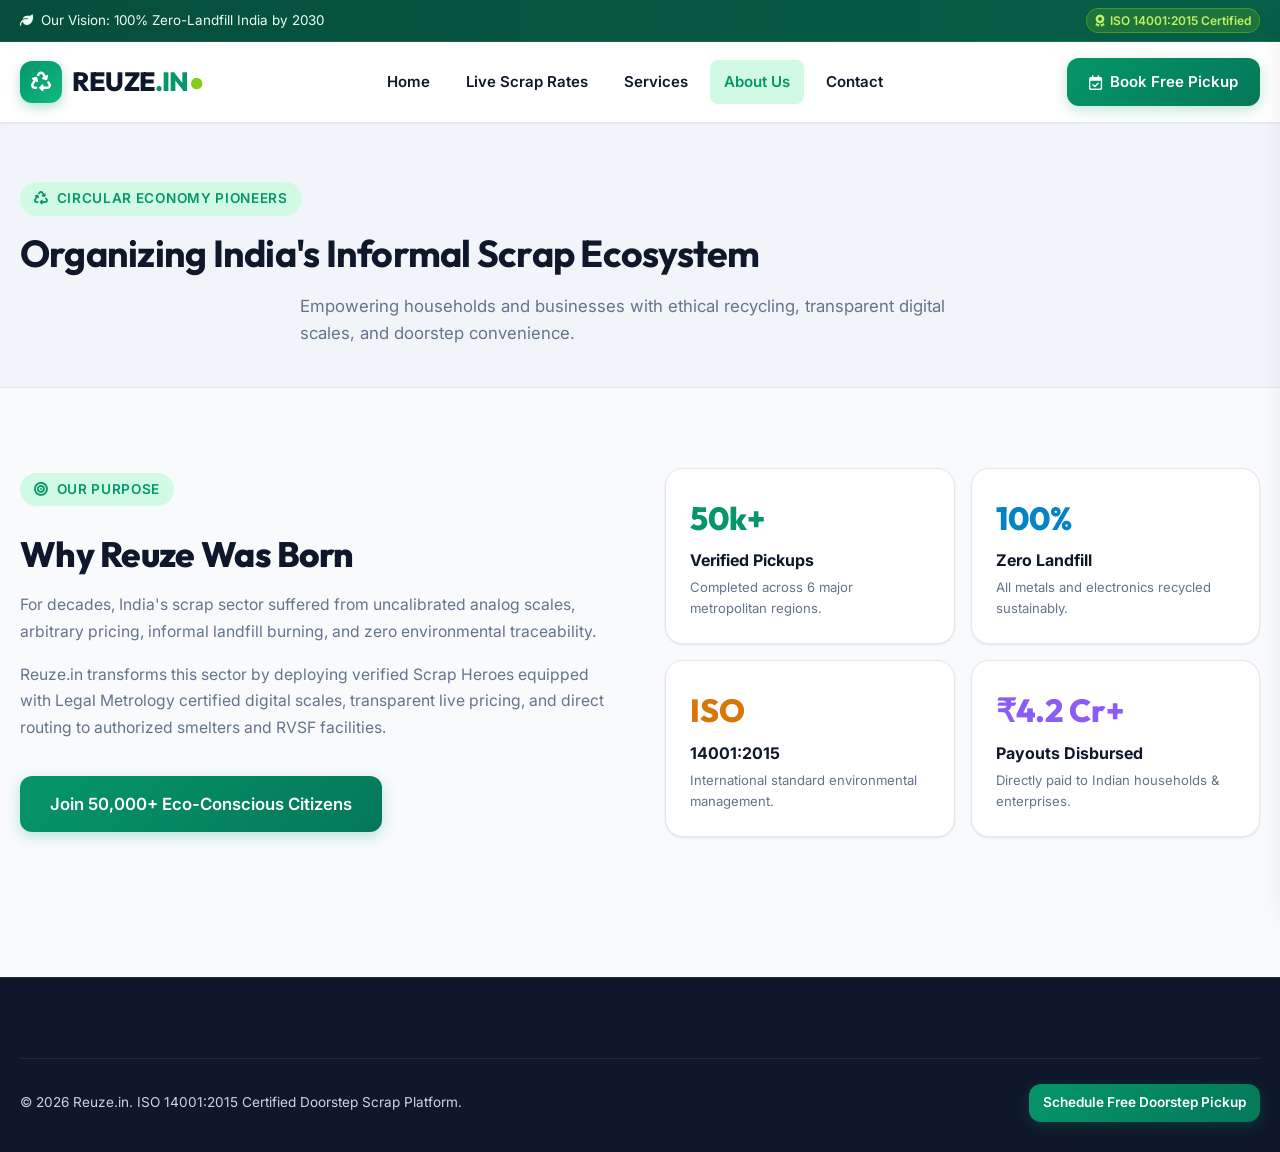
<file: about.html>
<!DOCTYPE html>
<html lang="en">
<head>
  <meta charset="UTF-8">
  <meta name="viewport" content="width=device-width, initial-scale=1.0">
  <title>About Us & Sustainability Mission - Reuze.in</title>
  <meta name="description" content="Learn about Reuze.in - India's leading tech-enabled circular economy platform turning everyday scrap and e-waste into clean recycled resources.">
  
  <!-- Fonts & Icons -->
  <link rel="preconnect" href="https://fonts.googleapis.com">
  <link rel="preconnect" href="https://fonts.gstatic.com" crossorigin>
  <link href="https://fonts.googleapis.com/css2?family=Inter:wght@400;500;600;700&family=Outfit:wght@500;600;700;800&display=swap" rel="stylesheet">
  <link rel="stylesheet" href="https://cdnjs.cloudflare.com/ajax/libs/font-awesome/6.5.1/css/all.min.css">
  
  <!-- Stylesheets -->
  <link rel="stylesheet" href="css/style.css">
  <link rel="stylesheet" href="css/components.css">
  <link rel="stylesheet" href="css/responsive.css">
</head>
<body>

  <!-- Top Bar -->
  <div class="topbar">
    <div class="container topbar-content">
      <div class="topbar-left">
        <div class="topbar-item">
          <i class="fa-solid fa-leaf"></i>
          <span>Our Vision: 100% Zero-Landfill India by 2030</span>
        </div>
      </div>
      <div class="topbar-right">
        <div class="topbar-badge"><i class="fa-solid fa-award"></i> ISO 14001:2015 Certified</div>
      </div>
    </div>
  </div>

  <!-- Header -->
  <header class="site-header">
    <div class="container nav-container">
      <a href="index.html" class="logo-brand">
        <div class="logo-icon"><i class="fa-solid fa-recycle"></i></div>
        <div>REUZE<span class="highlight">.IN</span><span class="dot">●</span></div>
      </a>

      <nav class="nav-menu">
        <div class="nav-item"><a href="index.html" class="nav-link">Home</a></div>
        <div class="nav-item"><a href="prices.html" class="nav-link">Live Scrap Rates</a></div>
        <div class="nav-item"><a href="services.html" class="nav-link">Services</a></div>
        <div class="nav-item active"><a href="about.html" class="nav-link">About Us</a></div>
        <div class="nav-item"><a href="contact.html" class="nav-link">Contact</a></div>
      </nav>

      <div class="nav-actions">
        <a href="pickup.html" class="btn btn-primary" id="about-btn-book">
          <i class="fa-regular fa-calendar-check"></i> Book Free Pickup
        </a>
        <button class="hamburger-btn"><i class="fa-solid fa-bars"></i></button>
      </div>
    </div>
  </header>

  <!-- Mobile Drawer -->
  <div class="mobile-drawer-overlay"></div>
  <div class="mobile-drawer">
    <div>
      <div class="mobile-drawer-header">
        <div class="logo-brand" style="font-size: 1.35rem;">
          <div class="logo-icon" style="width: 34px; height: 34px; font-size: 1rem;"><i class="fa-solid fa-recycle"></i></div>
          <span>REUZE.IN</span>
        </div>
        <button class="drawer-close-btn"><i class="fa-solid fa-xmark"></i></button>
      </div>
      <div class="mobile-nav-links">
        <a href="index.html" class="mobile-nav-link">Home</a>
        <a href="prices.html" class="mobile-nav-link">Live Scrap Rates</a>
        <a href="services.html" class="mobile-nav-link">Services</a>
        <a href="about.html" class="mobile-nav-link active">About Us</a>
        <a href="pickup.html" class="mobile-nav-link">Book Pickup</a>
      </div>
    </div>
  </div>

  <!-- About Hero -->
  <section class="section-subtle" style="padding: 60px 0 40px 0; border-bottom: 1px solid var(--border-subtle);">
    <div class="container text-center">
      <div class="section-tag"><i class="fa-solid fa-recycle"></i> Circular Economy Pioneers</div>
      <h1 class="section-title">Organizing India's Informal Scrap Ecosystem</h1>
      <p class="section-desc" style="margin: 0 auto; max-width: 680px;">
        Empowering households and businesses with ethical recycling, transparent digital scales, and doorstep convenience.
      </p>
    </div>
  </section>

  <!-- Mission & Pillars -->
  <section class="section">
    <div class="container">
      <div class="about-hero-grid">
        <div>
          <div class="section-tag"><i class="fa-solid fa-bullseye"></i> Our Purpose</div>
          <h2 style="font-size: 2.2rem; font-weight: 800; margin: 12px 0 16px 0;">Why Reuze Was Born</h2>
          <p style="color: var(--text-muted); font-size: 0.98rem; line-height: 1.7; margin-bottom: 16px;">
            For decades, India's scrap sector suffered from uncalibrated analog scales, arbitrary pricing, informal landfill burning, and zero environmental traceability.
          </p>
          <p style="color: var(--text-muted); font-size: 0.98rem; line-height: 1.7; margin-bottom: 24px;">
            Reuze.in transforms this sector by deploying verified Scrap Heroes equipped with Legal Metrology certified digital scales, transparent live pricing, and direct routing to authorized smelters and RVSF facilities.
          </p>
          <a href="pickup.html" class="btn btn-primary btn-lg" style="margin-top: 10px;">Join 50,000+ Eco-Conscious Citizens</a>
        </div>

        <div class="about-metrics-grid">
          <div style="background: #ffffff; border: 1px solid var(--border-subtle); padding: 24px; border-radius: var(--radius-lg); box-shadow: var(--shadow-sm);">
            <div style="font-size: 2rem; color: var(--primary); font-weight: 800; font-family: var(--font-heading);">50k+</div>
            <div style="font-weight: 700; margin-top: 4px;">Verified Pickups</div>
            <div style="font-size: 0.82rem; color: var(--text-muted); margin-top: 4px;">Completed across 6 major metropolitan regions.</div>
          </div>
          <div style="background: #ffffff; border: 1px solid var(--border-subtle); padding: 24px; border-radius: var(--radius-lg); box-shadow: var(--shadow-sm);">
            <div style="font-size: 2rem; color: #0284c7; font-weight: 800; font-family: var(--font-heading);">100%</div>
            <div style="font-weight: 700; margin-top: 4px;">Zero Landfill</div>
            <div style="font-size: 0.82rem; color: var(--text-muted); margin-top: 4px;">All metals and electronics recycled sustainably.</div>
          </div>
          <div style="background: #ffffff; border: 1px solid var(--border-subtle); padding: 24px; border-radius: var(--radius-lg); box-shadow: var(--shadow-sm);">
            <div style="font-size: 2rem; color: #d97706; font-weight: 800; font-family: var(--font-heading);">ISO</div>
            <div style="font-weight: 700; margin-top: 4px;">14001:2015</div>
            <div style="font-size: 0.82rem; color: var(--text-muted); margin-top: 4px;">International standard environmental management.</div>
          </div>
          <div style="background: #ffffff; border: 1px solid var(--border-subtle); padding: 24px; border-radius: var(--radius-lg); box-shadow: var(--shadow-sm);">
            <div style="font-size: 2rem; color: #8b5cf6; font-weight: 800; font-family: var(--font-heading);">₹4.2 Cr+</div>
            <div style="font-weight: 700; margin-top: 4px;">Payouts Disbursed</div>
            <div style="font-size: 0.82rem; color: var(--text-muted); margin-top: 4px;">Directly paid to Indian households & enterprises.</div>
          </div>
        </div>
      </div>
    </div>
  </section>

  <!-- Footer -->
  <footer class="site-footer">
    <div class="container">
      <div class="footer-bottom">
        <div>© 2026 Reuze.in. ISO 14001:2015 Certified Doorstep Scrap Platform.</div>
        <a href="pickup.html" class="btn btn-primary btn-sm">Schedule Free Doorstep Pickup</a>
      </div>
    </div>
  </footer>

  <!-- Mobile Bottom Action Bar -->
  <nav class="mobile-bottom-bar" aria-label="Mobile Bottom Navigation">
    <a href="index.html" class="mobile-bar-item">
      <i class="fa-solid fa-house"></i>
      <span>Home</span>
    </a>
    <a href="prices.html" class="mobile-bar-item">
      <i class="fa-solid fa-chart-line"></i>
      <span>Rates</span>
    </a>
    <a href="pickup.html" class="mobile-bar-item raised-btn">
      <div class="raised-circle">
        <i class="fa-solid fa-calendar-plus"></i>
      </div>
      <span>Book</span>
    </a>
    <a href="dashboard.html" class="mobile-bar-item">
      <i class="fa-solid fa-truck-fast"></i>
      <span>Track</span>
    </a>
    <a href="tel:180012373893" class="mobile-bar-item">
      <i class="fa-solid fa-phone"></i>
      <span>Call</span>
    </a>
  </nav>

  <!-- Scripts -->
  <script src="js/data.js"></script>
  <script src="js/main.js"></script>
</body>
</html>
</file>
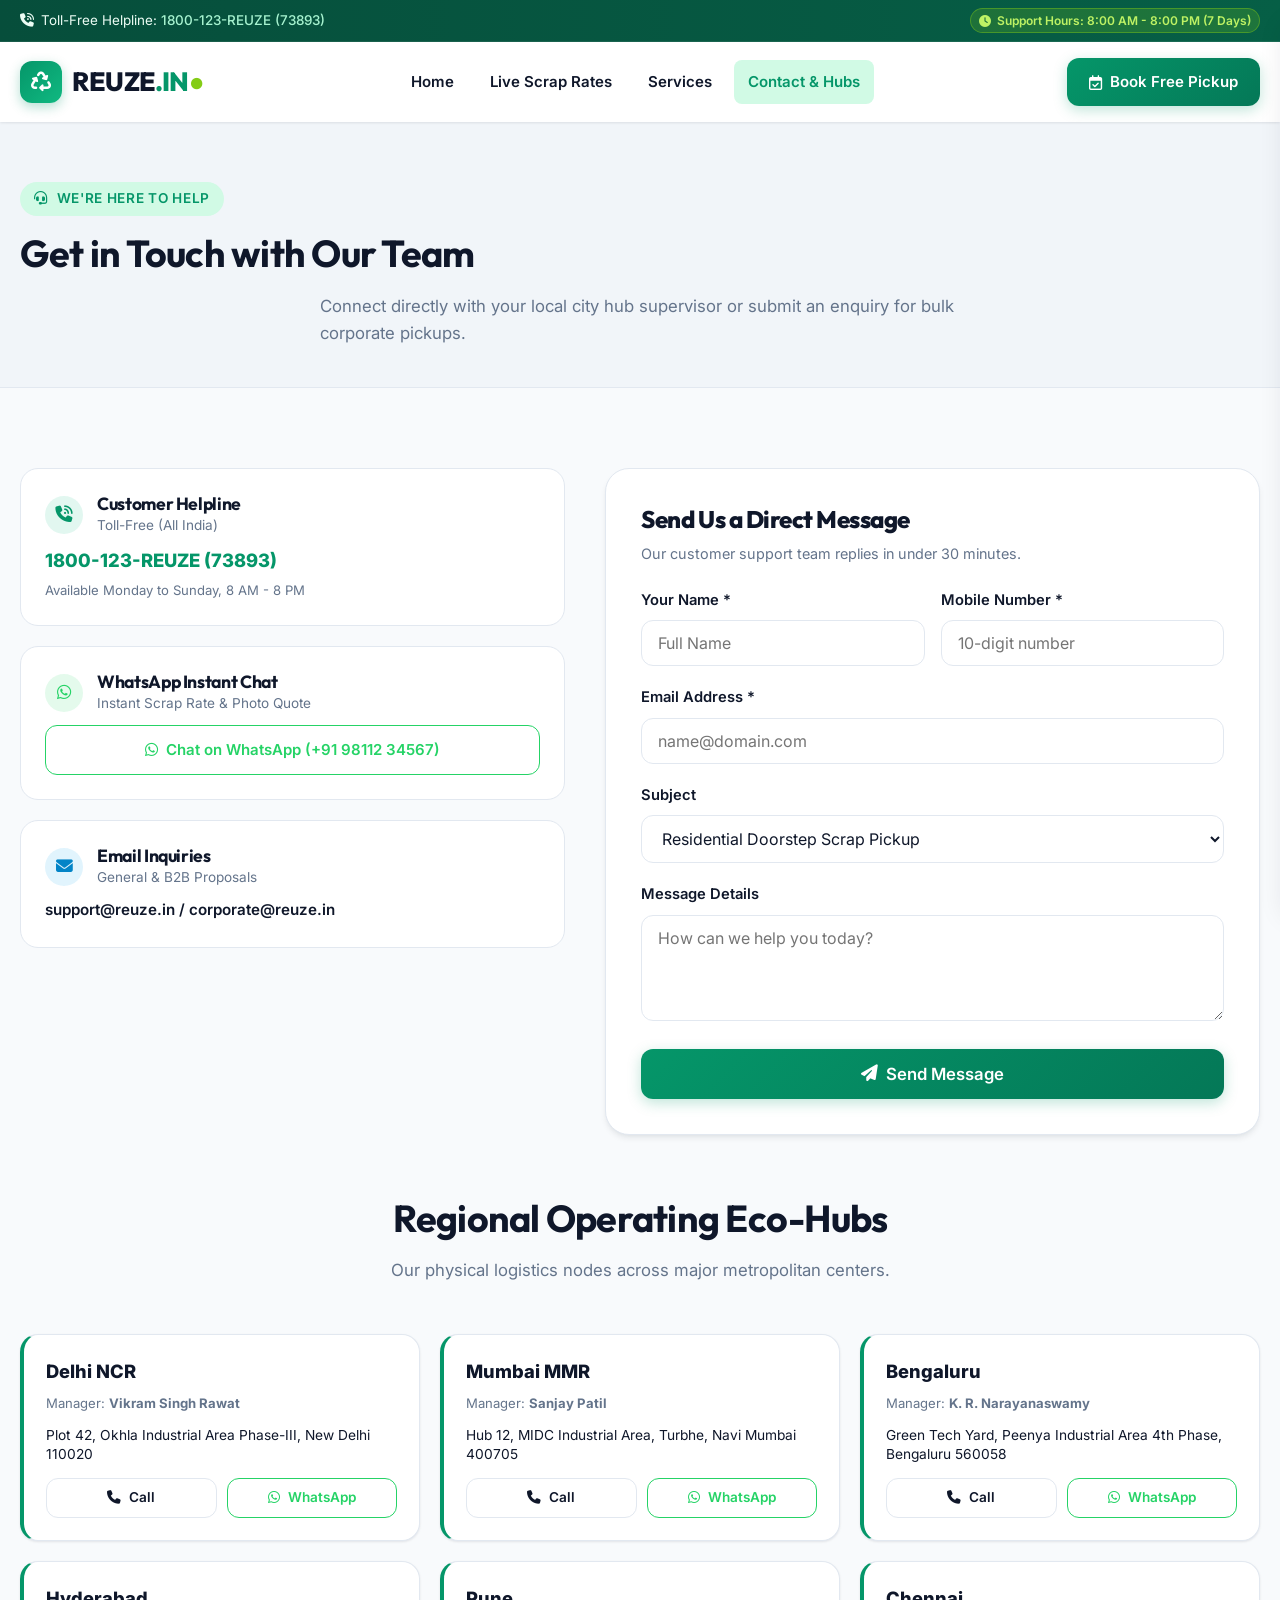
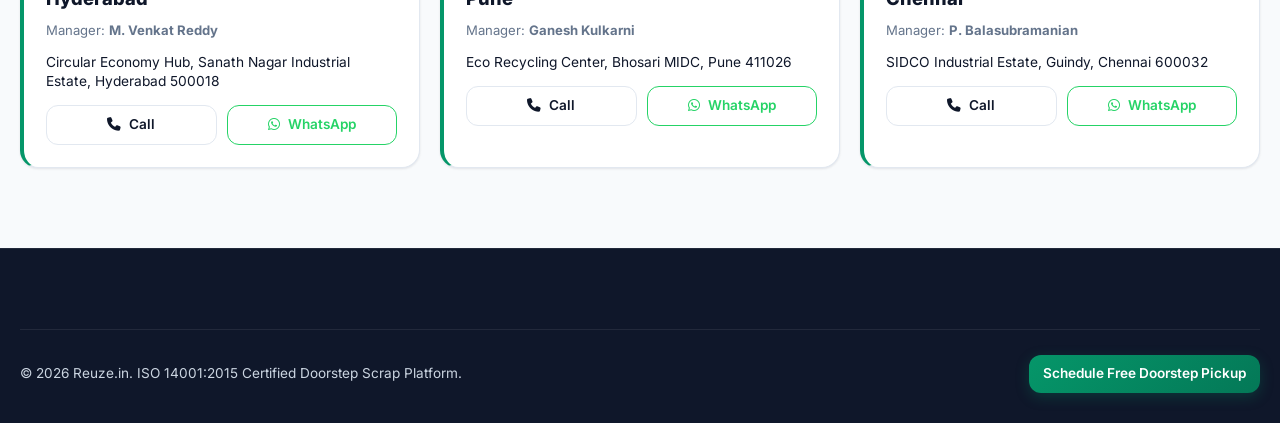
<file: contact.html>
<!DOCTYPE html>
<html lang="en">
<head>
  <meta charset="UTF-8">
  <meta name="viewport" content="width=device-width, initial-scale=1.0">
  <title>Contact Us & City Hub Directory - Reuze.in</title>
  <meta name="description" content="Get in touch with Reuze.in customer care, find your local city hub incharge, or connect with our corporate waste disposal team.">
  
  <!-- Fonts & Icons -->
  <link rel="preconnect" href="https://fonts.googleapis.com">
  <link rel="preconnect" href="https://fonts.gstatic.com" crossorigin>
  <link href="https://fonts.googleapis.com/css2?family=Inter:wght@400;500;600;700&family=Outfit:wght@500;600;700;800&display=swap" rel="stylesheet">
  <link rel="stylesheet" href="https://cdnjs.cloudflare.com/ajax/libs/font-awesome/6.5.1/css/all.min.css">
  
  <!-- Stylesheets -->
  <link rel="stylesheet" href="css/style.css">
  <link rel="stylesheet" href="css/components.css">
  <link rel="stylesheet" href="css/responsive.css">
</head>
<body>

  <!-- Top Bar -->
  <div class="topbar">
    <div class="container topbar-content">
      <div class="topbar-left">
        <div class="topbar-item">
          <i class="fa-solid fa-phone-volume"></i>
          <span>Toll-Free Helpline: <a href="tel:180012373893">1800-123-REUZE (73893)</a></span>
        </div>
      </div>
      <div class="topbar-right">
        <div class="topbar-badge"><i class="fa-solid fa-clock"></i> Support Hours: 8:00 AM - 8:00 PM (7 Days)</div>
      </div>
    </div>
  </div>

  <!-- Header -->
  <header class="site-header">
    <div class="container nav-container">
      <a href="index.html" class="logo-brand">
        <div class="logo-icon"><i class="fa-solid fa-recycle"></i></div>
        <div>REUZE<span class="highlight">.IN</span><span class="dot">●</span></div>
      </a>

      <nav class="nav-menu">
        <div class="nav-item"><a href="index.html" class="nav-link">Home</a></div>
        <div class="nav-item"><a href="prices.html" class="nav-link">Live Scrap Rates</a></div>
        <div class="nav-item"><a href="services.html" class="nav-link">Services</a></div>
        <div class="nav-item active"><a href="contact.html" class="nav-link">Contact & Hubs</a></div>
      </nav>

      <div class="nav-actions">
        <a href="pickup.html" class="btn btn-primary" id="contact-btn-book">
          <i class="fa-regular fa-calendar-check"></i> Book Free Pickup
        </a>
        <button class="hamburger-btn"><i class="fa-solid fa-bars"></i></button>
      </div>
    </div>
  </header>

  <!-- Mobile Drawer -->
  <div class="mobile-drawer-overlay"></div>
  <div class="mobile-drawer">
    <div>
      <div class="mobile-drawer-header">
        <div class="logo-brand" style="font-size: 1.35rem;">
          <div class="logo-icon" style="width: 34px; height: 34px; font-size: 1rem;"><i class="fa-solid fa-recycle"></i></div>
          <span>REUZE.IN</span>
        </div>
        <button class="drawer-close-btn"><i class="fa-solid fa-xmark"></i></button>
      </div>
      <div class="mobile-nav-links">
        <a href="index.html" class="mobile-nav-link">Home</a>
        <a href="prices.html" class="mobile-nav-link">Live Scrap Rates</a>
        <a href="services.html" class="mobile-nav-link">Services</a>
        <a href="contact.html" class="mobile-nav-link active">Contact Us</a>
        <a href="pickup.html" class="mobile-nav-link">Book Pickup</a>
      </div>
    </div>
  </div>

  <!-- Contact Hero Header -->
  <section class="section-subtle" style="padding: 60px 0 40px 0; border-bottom: 1px solid var(--border-subtle);">
    <div class="container text-center">
      <div class="section-tag"><i class="fa-solid fa-headset"></i> We're Here to Help</div>
      <h1 class="section-title">Get in Touch with Our Team</h1>
      <p class="section-desc" style="margin: 0 auto; max-width: 640px;">
        Connect directly with your local city hub supervisor or submit an enquiry for bulk corporate pickups.
      </p>
    </div>
  </section>

  <!-- Contact Grid & Hub Directory -->
  <section class="section">
    <div class="container">
      
      <div class="contact-main-grid">
        
        <!-- Left: Contact Information Cards -->
        <div style="display: flex; flex-direction: column; gap: 20px;">
          
          <div style="background: #ffffff; border: 1px solid var(--border-subtle); border-radius: var(--radius-lg); padding: 24px;">
            <div style="display: flex; align-items: center; gap: 14px; margin-bottom: 10px;">
              <div class="trust-icon" style="background: rgba(16, 185, 129, 0.12); color: var(--primary);">
                <i class="fa-solid fa-phone-volume"></i>
              </div>
              <div>
                <h3 style="font-size: 1.1rem;">Customer Helpline</h3>
                <div style="font-size: 0.85rem; color: var(--text-muted);">Toll-Free (All India)</div>
              </div>
            </div>
            <p style="font-size: 1.15rem; font-weight: 800; color: var(--primary);">1800-123-REUZE (73893)</p>
            <p style="font-size: 0.82rem; color: var(--text-muted); margin-top: 4px;">Available Monday to Sunday, 8 AM - 8 PM</p>
          </div>

          <div style="background: #ffffff; border: 1px solid var(--border-subtle); border-radius: var(--radius-lg); padding: 24px;">
            <div style="display: flex; align-items: center; gap: 14px; margin-bottom: 10px;">
              <div class="trust-icon" style="background: rgba(37, 211, 102, 0.12); color: #25d366;">
                <i class="fa-brands fa-whatsapp"></i>
              </div>
              <div>
                <h3 style="font-size: 1.1rem;">WhatsApp Instant Chat</h3>
                <div style="font-size: 0.85rem; color: var(--text-muted);">Instant Scrap Rate & Photo Quote</div>
              </div>
            </div>
            <a href="https://wa.me/919811234567?text=Hi%20Reuze,%20I%20need%20assistance" target="_blank" class="btn btn-outline" style="color: #25d366; border-color: #25d366; width: 100%;">
              <i class="fa-brands fa-whatsapp"></i> Chat on WhatsApp (+91 98112 34567)
            </a>
          </div>

          <div style="background: #ffffff; border: 1px solid var(--border-subtle); border-radius: var(--radius-lg); padding: 24px;">
            <div style="display: flex; align-items: center; gap: 14px; margin-bottom: 10px;">
              <div class="trust-icon" style="background: rgba(14, 165, 233, 0.12); color: #0284c7;">
                <i class="fa-solid fa-envelope"></i>
              </div>
              <div>
                <h3 style="font-size: 1.1rem;">Email Inquiries</h3>
                <div style="font-size: 0.85rem; color: var(--text-muted);">General & B2B Proposals</div>
              </div>
            </div>
            <p style="font-size: 0.95rem; font-weight: 600;">support@reuze.in / corporate@reuze.in</p>
          </div>

        </div>

        <!-- Right: Direct Message Form -->
        <div class="contact-form-card" style="background: #ffffff; border: 1px solid var(--border-subtle); border-radius: var(--radius-xl); padding: 35px; box-shadow: var(--shadow-md);">
          <h2 style="font-size: 1.5rem; font-weight: 800; margin-bottom: 8px;">Send Us a Direct Message</h2>
          <p style="font-size: 0.9rem; color: var(--text-muted); margin-bottom: 24px;">Our customer support team replies in under 30 minutes.</p>

          <form onsubmit="event.preventDefault(); showToast('✅ Message sent! We will reach out shortly.'); this.reset();">
            <div class="form-row-2col">
              <div class="form-group">
                <label class="form-label">Your Name *</label>
                <input type="text" class="form-control" placeholder="Full Name" required>
              </div>
              <div class="form-group">
                <label class="form-label">Mobile Number *</label>
                <input type="tel" class="form-control" placeholder="10-digit number" required>
              </div>
            </div>

            <div class="form-group">
              <label class="form-label">Email Address *</label>
              <input type="email" class="form-control" placeholder="name@domain.com" required>
            </div>

            <div class="form-group">
              <label class="form-label">Subject</label>
              <select class="form-control">
                <option>Residential Doorstep Scrap Pickup</option>
                <option>Bulk Corporate / Society Drive</option>
                <option>Vehicle Scrappage (RVSF / Road Tax)</option>
                <option>Partnership / Franchise Inquiry</option>
                <option>Feedback / Complaints</option>
              </select>
            </div>

            <div class="form-group">
              <label class="form-label">Message Details</label>
              <textarea class="form-control" rows="4" placeholder="How can we help you today?" required></textarea>
            </div>

            <button type="submit" class="btn btn-primary btn-lg" style="width: 100%;">
              <i class="fa-solid fa-paper-plane"></i> Send Message
            </button>
          </form>
        </div>

      </div>

      <!-- City Hubs Directory Grid -->
      <div class="section-header">
        <h2 class="section-title">Regional Operating Eco-Hubs</h2>
        <p class="section-desc">Our physical logistics nodes across major metropolitan centers.</p>
      </div>

      <div style="display: grid; grid-template-columns: repeat(auto-fill, minmax(320px, 1fr)); gap: 20px;" id="all-city-hubs-grid">
        <!-- Rendered by inline script from data.js -->
      </div>

    </div>
  </section>

  <!-- Footer -->
  <footer class="site-footer">
    <div class="container">
      <div class="footer-bottom">
        <div>© 2026 Reuze.in. ISO 14001:2015 Certified Doorstep Scrap Platform.</div>
        <a href="pickup.html" class="btn btn-primary btn-sm">Schedule Free Doorstep Pickup</a>
      </div>
    </div>
  </footer>

  <!-- Mobile Bottom Action Bar -->
  <nav class="mobile-bottom-bar" aria-label="Mobile Bottom Navigation">
    <a href="index.html" class="mobile-bar-item">
      <i class="fa-solid fa-house"></i>
      <span>Home</span>
    </a>
    <a href="prices.html" class="mobile-bar-item">
      <i class="fa-solid fa-chart-line"></i>
      <span>Rates</span>
    </a>
    <a href="pickup.html" class="mobile-bar-item raised-btn">
      <div class="raised-circle">
        <i class="fa-solid fa-calendar-plus"></i>
      </div>
      <span>Book</span>
    </a>
    <a href="dashboard.html" class="mobile-bar-item">
      <i class="fa-solid fa-truck-fast"></i>
      <span>Track</span>
    </a>
    <a href="tel:180012373893" class="mobile-bar-item">
      <i class="fa-solid fa-phone"></i>
      <span>Call</span>
    </a>
  </nav>

  <!-- Scripts -->
  <script src="js/data.js"></script>
  <script src="js/main.js"></script>
  <script>
    document.addEventListener('DOMContentLoaded', () => {
      const container = document.getElementById('all-city-hubs-grid');
      if (container && window.REUZE_DATA) {
        container.innerHTML = window.REUZE_DATA.cityHubs.map(hub => `
          <div style="background: #ffffff; border: 1px solid var(--border-subtle); border-radius: var(--radius-lg); padding: 22px; box-shadow: var(--shadow-sm); border-left: 4px solid var(--primary);">
            <div style="font-weight: 800; font-size: 1.15rem; margin-bottom: 6px;">${hub.name.split('(')[0]}</div>
            <div style="font-size: 0.82rem; color: var(--text-muted); margin-bottom: 12px;">Manager: <strong>${hub.hubManager}</strong></div>
            <p style="font-size: 0.86rem; color: var(--text-main); margin-bottom: 14px; line-height: 1.4;">${hub.address}</p>
            <div style="display: flex; gap: 10px;">
              <a href="tel:${hub.phone.replace(/[^0-9+]/g, '')}" class="btn btn-outline btn-sm" style="flex: 1;">
                <i class="fa-solid fa-phone"></i> Call
              </a>
              <a href="https://wa.me/${hub.whatsapp}" target="_blank" class="btn btn-outline btn-sm" style="flex: 1; color: #25d366; border-color: #25d366;">
                <i class="fa-brands fa-whatsapp"></i> WhatsApp
              </a>
            </div>
          </div>
        `).join('');
      }
    });
  </script>
</body>
</html>
</file>
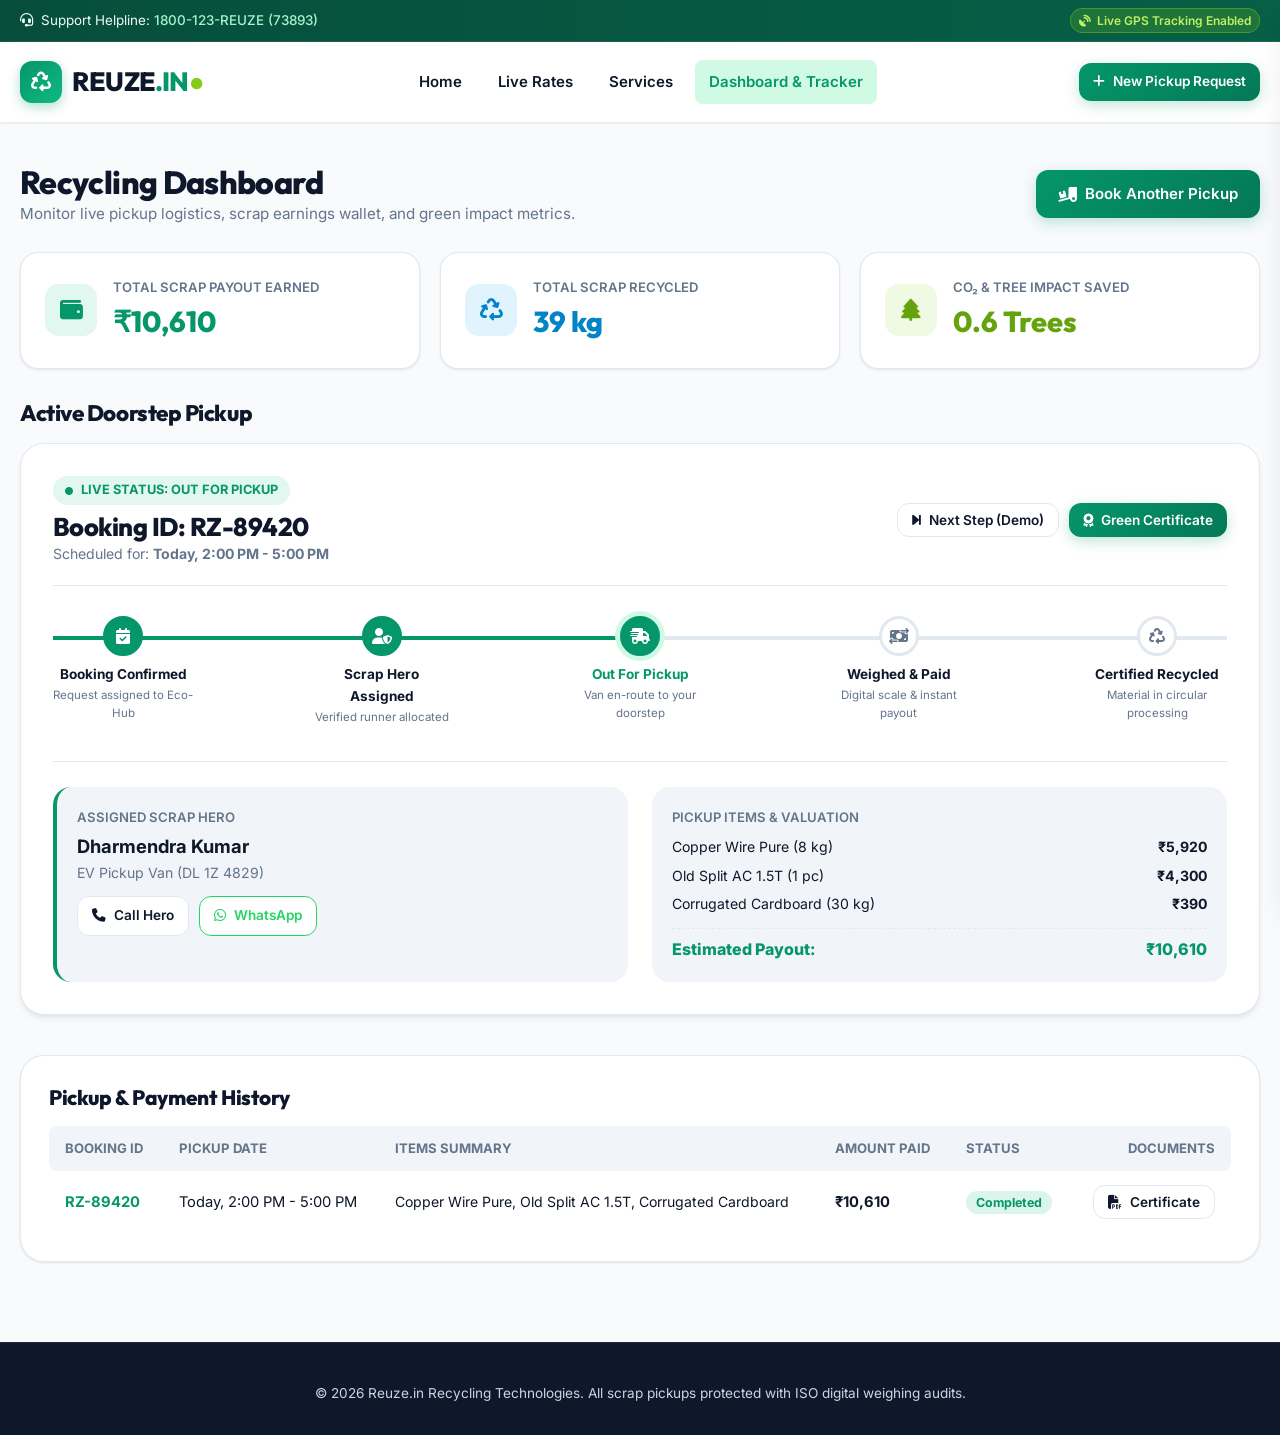
<file: dashboard.html>
<!DOCTYPE html>
<html lang="en">
<head>
  <meta charset="UTF-8">
  <meta name="viewport" content="width=device-width, initial-scale=1.0">
  <title>User Dashboard & Live Pickup Tracking - Reuze.in</title>
  <meta name="description" content="Track your doorstep scrap pickup status in real-time, view assigned scrap hero details, check scrap earnings, and download green recycling certificates.">
  
  <!-- Fonts & Icons -->
  <link rel="preconnect" href="https://fonts.googleapis.com">
  <link rel="preconnect" href="https://fonts.gstatic.com" crossorigin>
  <link href="https://fonts.googleapis.com/css2?family=Inter:wght@400;500;600;700&family=Outfit:wght@500;600;700;800&display=swap" rel="stylesheet">
  <link rel="stylesheet" href="https://cdnjs.cloudflare.com/ajax/libs/font-awesome/6.5.1/css/all.min.css">
  
  <!-- Stylesheets -->
  <link rel="stylesheet" href="css/style.css">
  <link rel="stylesheet" href="css/components.css">
  <link rel="stylesheet" href="css/responsive.css">
</head>
<body>

  <!-- Top Bar -->
  <div class="topbar">
    <div class="container topbar-content">
      <div class="topbar-left">
        <div class="topbar-item">
          <i class="fa-solid fa-headset"></i>
          <span>Support Helpline: <a href="tel:180012373893">1800-123-REUZE (73893)</a></span>
        </div>
      </div>
      <div class="topbar-right">
        <div class="topbar-badge"><i class="fa-solid fa-satellite-dish"></i> Live GPS Tracking Enabled</div>
      </div>
    </div>
  </div>

  <!-- Header -->
  <header class="site-header">
    <div class="container nav-container">
      <a href="index.html" class="logo-brand">
        <div class="logo-icon"><i class="fa-solid fa-recycle"></i></div>
        <div>REUZE<span class="highlight">.IN</span><span class="dot">●</span></div>
      </a>

      <nav class="nav-menu">
        <div class="nav-item"><a href="index.html" class="nav-link">Home</a></div>
        <div class="nav-item"><a href="prices.html" class="nav-link">Live Rates</a></div>
        <div class="nav-item"><a href="services.html" class="nav-link">Services</a></div>
        <div class="nav-item active"><a href="dashboard.html" class="nav-link">Dashboard & Tracker</a></div>
      </nav>

      <div class="nav-actions">
        <a href="pickup.html" class="btn btn-primary btn-sm">
          <i class="fa-solid fa-plus"></i> New Pickup Request
        </a>
        <button class="hamburger-btn"><i class="fa-solid fa-bars"></i></button>
      </div>
    </div>
  </header>

  <!-- Mobile Drawer -->
  <div class="mobile-drawer-overlay"></div>
  <div class="mobile-drawer">
    <div>
      <div class="mobile-drawer-header">
        <div class="logo-brand" style="font-size: 1.35rem;">
          <div class="logo-icon" style="width: 34px; height: 34px; font-size: 1rem;"><i class="fa-solid fa-recycle"></i></div>
          <span>REUZE.IN</span>
        </div>
        <button class="drawer-close-btn"><i class="fa-solid fa-xmark"></i></button>
      </div>
      <div class="mobile-nav-links">
        <a href="index.html" class="mobile-nav-link">Home</a>
        <a href="pickup.html" class="mobile-nav-link">Book Free Pickup</a>
        <a href="prices.html" class="mobile-nav-link">Live Scrap Rates</a>
        <a href="dashboard.html" class="mobile-nav-link active">Dashboard & Tracker</a>
      </div>
    </div>
  </div>

  <!-- Main Dashboard Content -->
  <section class="section" style="padding: 40px 0 80px 0;">
    <div class="container">
      
      <!-- Welcome & Scrap Wallet Metrics -->
      <div style="display: flex; align-items: center; justify-content: space-between; flex-wrap: wrap; gap: 16px; margin-bottom: 25px;">
        <div>
          <h1 style="font-size: 2rem; font-weight: 800;">Recycling Dashboard</h1>
          <p style="color: var(--text-muted); font-size: 0.95rem;">Monitor live pickup logistics, scrap earnings wallet, and green impact metrics.</p>
        </div>
        <a href="pickup.html" class="btn btn-primary">
          <i class="fa-solid fa-truck-ramp-box"></i> Book Another Pickup
        </a>
      </div>

      <div class="dashboard-metrics-grid">
        
        <div class="metric-card">
          <div class="metric-icon-box" style="background: rgba(16, 185, 129, 0.12); color: #059669;">
            <i class="fa-solid fa-wallet"></i>
          </div>
          <div>
            <div style="font-size: 0.82rem; color: var(--text-muted); font-weight: 600; text-transform: uppercase;">Total Scrap Payout Earned</div>
            <div id="dash-wallet-earnings" style="font-size: 1.8rem; font-weight: 800; color: var(--primary); font-family: var(--font-heading);">₹10,610</div>
          </div>
        </div>

        <div class="metric-card">
          <div class="metric-icon-box" style="background: rgba(14, 165, 233, 0.12); color: #0284c7;">
            <i class="fa-solid fa-recycle"></i>
          </div>
          <div>
            <div style="font-size: 0.82rem; color: var(--text-muted); font-weight: 600; text-transform: uppercase;">Total Scrap Recycled</div>
            <div id="dash-wallet-kg" style="font-size: 1.8rem; font-weight: 800; color: #0284c7; font-family: var(--font-heading);">53 kg</div>
          </div>
        </div>

        <div class="metric-card">
          <div class="metric-icon-box" style="background: rgba(132, 204, 22, 0.12); color: #65a30d;">
            <i class="fa-solid fa-tree"></i>
          </div>
          <div>
            <div style="font-size: 0.82rem; color: var(--text-muted); font-weight: 600; text-transform: uppercase;">CO₂ & Tree Impact Saved</div>
            <div id="dash-wallet-trees" style="font-size: 1.8rem; font-weight: 800; color: #65a30d; font-family: var(--font-heading);">1.2 Trees</div>
          </div>
        </div>

      </div>

      <!-- Active Pickup Real-Time Tracking Card -->
      <div style="margin-bottom: 40px;">
        <h2 style="font-size: 1.4rem; font-weight: 800; margin-bottom: 16px;">Active Doorstep Pickup</h2>
        <div id="dashboard-active-booking-container">
          <!-- Rendered dynamically by js/dashboard.js -->
        </div>
      </div>

      <!-- Past Pickups History Table -->
      <div style="background: #ffffff; border: 1px solid var(--border-subtle); border-radius: var(--radius-xl); padding: 28px; box-shadow: var(--shadow-sm);">
        <h2 style="font-size: 1.3rem; font-weight: 800; margin-bottom: 16px;">Pickup & Payment History</h2>
        
        <div class="dashboard-history-table-wrapper" style="overflow-x: auto;">
          <table style="width: 100%; border-collapse: collapse; text-align: left; font-size: 0.92rem; min-width: 580px;">
            <thead>
              <tr style="background: var(--bg-subtle); color: var(--text-muted); font-size: 0.82rem; text-transform: uppercase;">
                <th style="padding: 12px 16px; border-radius: var(--radius-sm) 0 0 var(--radius-sm);">Booking ID</th>
                <th style="padding: 12px 16px;">Pickup Date</th>
                <th style="padding: 12px 16px;">Items Summary</th>
                <th style="padding: 12px 16px;">Amount Paid</th>
                <th style="padding: 12px 16px;">Status</th>
                <th style="padding: 12px 16px; text-align: right; border-radius: 0 var(--radius-sm) var(--radius-sm) 0;">Documents</th>
              </tr>
            </thead>
            <tbody id="dashboard-history-table-body">
              <!-- Rendered dynamically by js/dashboard.js -->
            </tbody>
          </table>
        </div>
      </div>

    </div>
  </section>

  <!-- ==========================================================================
       GREEN RECYCLING CERTIFICATE MODAL
       ========================================================================== -->
  <div class="modal-overlay" id="certificate-modal">
    <div class="modal-window" style="max-width: 680px;">
      <div class="modal-header">
        <h3 class="modal-title"><i class="fa-solid fa-award" style="color: var(--primary);"></i> Green Recycling Certificate</h3>
        <button class="modal-close-btn"><i class="fa-solid fa-xmark"></i></button>
      </div>
      <div class="modal-body" style="padding: 24px;">
        
        <!-- Printable Certificate Card -->
        <div id="printable-certificate" class="certificate-card" style="border: 4px double var(--primary); padding: 24px; border-radius: var(--radius-lg); text-align: center; background: radial-gradient(circle, #f0fdf4 0%, #ffffff 80%); position: relative;">
          
          <div style="display: flex; align-items: center; justify-content: center; gap: 10px; margin-bottom: 15px;">
            <div class="logo-icon" style="width: 38px; height: 38px; font-size: 1.1rem;"><i class="fa-solid fa-recycle"></i></div>
            <span style="font-size: 1.4rem; font-weight: 800; font-family: var(--font-heading);">REUZE<span style="color: var(--primary);">.IN</span></span>
          </div>

          <div style="font-size: 0.8rem; text-transform: uppercase; letter-spacing: 0.1em; color: var(--primary); font-weight: 700;">
            CERTIFICATE OF CIRCULAR RECYCLING
          </div>

          <h2 style="font-size: 1.6rem; font-weight: 800; margin: 12px 0 8px 0;">Official Eco-Sustainability Honor</h2>
          <p style="font-size: 0.9rem; color: var(--text-muted); max-width: 480px; margin: 0 auto 20px auto;">
            This certifies that the scrap and electronic waste collected under Booking Reference <strong id="cert-booking-id">RZ-89420</strong> has been ethically channeled to authorized ISO 14001 smelters, preventing landfill contamination.
          </p>

          <div style="display: grid; grid-template-columns: 1fr 1fr 1fr; gap: 12px; background: #ffffff; border: 1px solid var(--border-subtle); padding: 14px; border-radius: var(--radius-md); margin-bottom: 20px;">
            <div>
              <div style="font-size: 0.72rem; color: var(--text-muted);">CO₂ Prevented</div>
              <strong style="color: #059669;">112 kg</strong>
            </div>
            <div>
              <div style="font-size: 0.72rem; color: var(--text-muted);">Trees Conserved</div>
              <strong style="color: #65a30d;">0.8 Mature Trees</strong>
            </div>
            <div>
              <div style="font-size: 0.72rem; color: var(--text-muted);">Certified Date</div>
              <strong id="cert-date">Sep 3, 2026</strong>
            </div>
          </div>

          <div style="display: flex; align-items: flex-end; justify-content: space-between; border-top: 1px solid var(--border-subtle); padding-top: 15px; font-size: 0.8rem; color: var(--text-muted);">
            <div>
              <i class="fa-solid fa-stamp" style="font-size: 2rem; color: var(--primary); opacity: 0.5;"></i><br>
              Authorized Sustainability Officer
            </div>
            <div style="text-align: right;">
              ISO 14001:2015 Compliant<br>
              Govt CPCB Reg: DL/CPCB/2026/09
            </div>
          </div>

        </div>

        <div style="display: flex; gap: 12px; margin-top: 20px;">
          <button class="btn btn-primary btn-lg" style="flex: 1;" onclick="window.print()">
            <i class="fa-solid fa-download"></i> Download / Print Certificate
          </button>
          <button class="btn btn-outline modal-close-trigger" style="flex: 1;">Close</button>
        </div>

      </div>
    </div>
  </div>

  <!-- Footer -->
  <footer class="site-footer" style="padding-top: 40px;">
    <div class="container" style="text-align: center; font-size: 0.85rem;">
      <p>© 2026 Reuze.in Recycling Technologies. All scrap pickups protected with ISO digital weighing audits.</p>
    </div>
  </footer>

  <!-- Mobile Bottom Action Bar -->
  <nav class="mobile-bottom-bar" aria-label="Mobile Bottom Navigation">
    <a href="index.html" class="mobile-bar-item">
      <i class="fa-solid fa-house"></i>
      <span>Home</span>
    </a>
    <a href="prices.html" class="mobile-bar-item">
      <i class="fa-solid fa-chart-line"></i>
      <span>Rates</span>
    </a>
    <a href="pickup.html" class="mobile-bar-item raised-btn">
      <div class="raised-circle">
        <i class="fa-solid fa-calendar-plus"></i>
      </div>
      <span>Book</span>
    </a>
    <a href="dashboard.html" class="mobile-bar-item active">
      <i class="fa-solid fa-truck-fast"></i>
      <span>Track</span>
    </a>
    <a href="tel:180012373893" class="mobile-bar-item">
      <i class="fa-solid fa-phone"></i>
      <span>Call</span>
    </a>
  </nav>

  <!-- Scripts -->
  <script src="js/data.js"></script>
  <script src="js/main.js"></script>
  <script src="js/dashboard.js"></script>
  <script src="js/modals.js"></script>
</body>
</html>
</file>
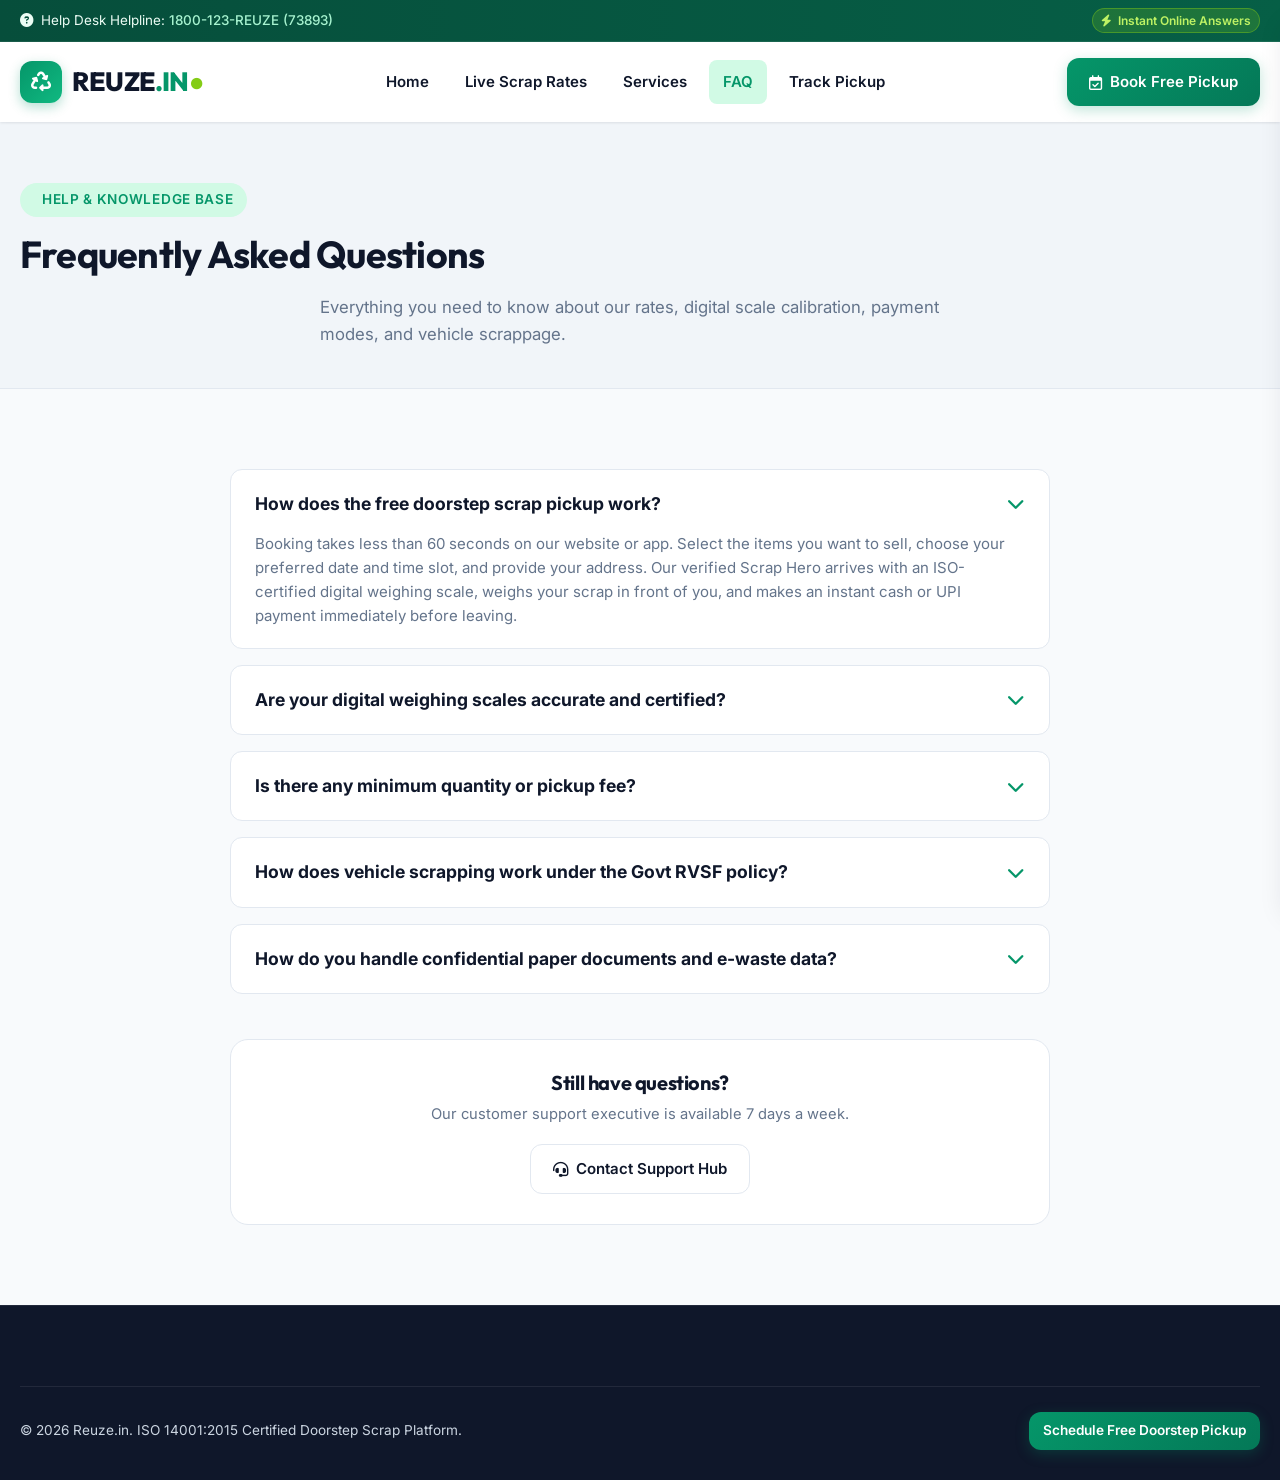
<file: faq.html>
<!DOCTYPE html>
<html lang="en">
<head>
  <meta charset="UTF-8">
  <meta name="viewport" content="width=device-width, initial-scale=1.0">
  <title>Frequently Asked Questions (FAQ) - Reuze.in</title>
  <meta name="description" content="Answers to common questions about scrap rates, doorstep digital weighing scales, pickup scheduling, payments, and vehicle scrappage.">
  
  <!-- Fonts & Icons -->
  <link rel="preconnect" href="https://fonts.googleapis.com">
  <link rel="preconnect" href="https://fonts.gstatic.com" crossorigin>
  <link href="https://fonts.googleapis.com/css2?family=Inter:wght@400;500;600;700&family=Outfit:wght@500;600;700;800&display=swap" rel="stylesheet">
  <link rel="stylesheet" href="https://cdnjs.cloudflare.com/ajax/libs/font-awesome/6.5.1/css/all.min.css">
  
  <!-- Stylesheets -->
  <link rel="stylesheet" href="css/style.css">
  <link rel="stylesheet" href="css/components.css">
  <link rel="stylesheet" href="css/responsive.css">
</head>
<body>

  <!-- Top Bar -->
  <div class="topbar">
    <div class="container topbar-content">
      <div class="topbar-left">
        <div class="topbar-item">
          <i class="fa-solid fa-circle-question"></i>
          <span>Help Desk Helpline: <a href="tel:180012373893">1800-123-REUZE (73893)</a></span>
        </div>
      </div>
      <div class="topbar-right">
        <div class="topbar-badge"><i class="fa-solid fa-bolt"></i> Instant Online Answers</div>
      </div>
    </div>
  </div>

  <!-- Header -->
  <header class="site-header">
    <div class="container nav-container">
      <a href="index.html" class="logo-brand">
        <div class="logo-icon"><i class="fa-solid fa-recycle"></i></div>
        <div>REUZE<span class="highlight">.IN</span><span class="dot">●</span></div>
      </a>

      <nav class="nav-menu">
        <div class="nav-item"><a href="index.html" class="nav-link">Home</a></div>
        <div class="nav-item"><a href="prices.html" class="nav-link">Live Scrap Rates</a></div>
        <div class="nav-item"><a href="services.html" class="nav-link">Services</a></div>
        <div class="nav-item active"><a href="faq.html" class="nav-link">FAQ</a></div>
        <div class="nav-item"><a href="dashboard.html" class="nav-link">Track Pickup</a></div>
      </nav>

      <div class="nav-actions">
        <a href="pickup.html" class="btn btn-primary" id="faq-btn-book">
          <i class="fa-regular fa-calendar-check"></i> Book Free Pickup
        </a>
        <button class="hamburger-btn"><i class="fa-solid fa-bars"></i></button>
      </div>
    </div>
  </header>

  <!-- Mobile Drawer -->
  <div class="mobile-drawer-overlay"></div>
  <div class="mobile-drawer">
    <div>
      <div class="mobile-drawer-header">
        <div class="logo-brand" style="font-size: 1.35rem;">
          <div class="logo-icon" style="width: 34px; height: 34px; font-size: 1rem;"><i class="fa-solid fa-recycle"></i></div>
          <span>REUZE.IN</span>
        </div>
        <button class="drawer-close-btn"><i class="fa-solid fa-xmark"></i></button>
      </div>
      <div class="mobile-nav-links">
        <a href="index.html" class="mobile-nav-link">Home</a>
        <a href="prices.html" class="mobile-nav-link">Live Scrap Rates</a>
        <a href="services.html" class="mobile-nav-link">Services</a>
        <a href="faq.html" class="mobile-nav-link active">FAQ</a>
        <a href="pickup.html" class="mobile-nav-link">Book Pickup</a>
      </div>
    </div>
  </div>

  <!-- FAQ Hero -->
  <section class="section-subtle" style="padding: 60px 0 40px 0; border-bottom: 1px solid var(--border-subtle);">
    <div class="container text-center">
      <div class="section-tag"><i class="fa-solid fa-comments-question"></i> Help & Knowledge Base</div>
      <h1 class="section-title">Frequently Asked Questions</h1>
      <p class="section-desc" style="margin: 0 auto; max-width: 640px;">
        Everything you need to know about our rates, digital scale calibration, payment modes, and vehicle scrappage.
      </p>
    </div>
  </section>

  <!-- FAQ List -->
  <section class="section">
    <div class="container" style="max-width: 860px;">
      
      <div style="display: flex; flex-direction: column; gap: 16px;">
        
        <details class="faq-item" open style="background: #ffffff; border: 1px solid var(--border-subtle); border-radius: var(--radius-md); padding: 20px 24px; cursor: pointer;">
          <summary style="font-weight: 700; font-size: 1.1rem; list-style: none; display: flex; justify-content: space-between; align-items: center;">
            <span>How does the free doorstep scrap pickup work?</span>
            <i class="fa-solid fa-chevron-down" style="color: var(--primary);"></i>
          </summary>
          <p style="margin-top: 14px; font-size: 0.94rem; color: var(--text-muted); line-height: 1.6;">
            Booking takes less than 60 seconds on our website or app. Select the items you want to sell, choose your preferred date and time slot, and provide your address. Our verified Scrap Hero arrives with an ISO-certified digital weighing scale, weighs your scrap in front of you, and makes an instant cash or UPI payment immediately before leaving.
          </p>
        </details>

        <details class="faq-item" style="background: #ffffff; border: 1px solid var(--border-subtle); border-radius: var(--radius-md); padding: 20px 24px; cursor: pointer;">
          <summary style="font-weight: 700; font-size: 1.1rem; list-style: none; display: flex; justify-content: space-between; align-items: center;">
            <span>Are your digital weighing scales accurate and certified?</span>
            <i class="fa-solid fa-chevron-down" style="color: var(--primary);"></i>
          </summary>
          <p style="margin-top: 14px; font-size: 0.94rem; color: var(--text-muted); line-height: 1.6;">
            Yes, 100%! All Reuze Scrap Heroes carry Department of Legal Metrology (Govt of India) calibrated electronic digital weighing scales. You can verify the tare weight and inspect the scale on the spot before weighing.
          </p>
        </details>

        <details class="faq-item" style="background: #ffffff; border: 1px solid var(--border-subtle); border-radius: var(--radius-md); padding: 20px 24px; cursor: pointer;">
          <summary style="font-weight: 700; font-size: 1.1rem; list-style: none; display: flex; justify-content: space-between; align-items: center;">
            <span>Is there any minimum quantity or pickup fee?</span>
            <i class="fa-solid fa-chevron-down" style="color: var(--primary);"></i>
          </summary>
          <p style="margin-top: 14px; font-size: 0.94rem; color: var(--text-muted); line-height: 1.6;">
            Doorstep pickup is 100% FREE! There are zero hidden charges or conveyance fees. For residential pickups, we recommend a minimum scrap value of ₹200 (approx. 10 kg of mixed scrap or 1 small electronic appliance) for hassle-free slot assignment.
          </p>
        </details>

        <details class="faq-item" style="background: #ffffff; border: 1px solid var(--border-subtle); border-radius: var(--radius-md); padding: 20px 24px; cursor: pointer;">
          <summary style="font-weight: 700; font-size: 1.1rem; list-style: none; display: flex; justify-content: space-between; align-items: center;">
            <span>How does vehicle scrapping work under the Govt RVSF policy?</span>
            <i class="fa-solid fa-chevron-down" style="color: var(--primary);"></i>
          </summary>
          <p style="margin-top: 14px; font-size: 0.94rem; color: var(--text-muted); line-height: 1.6;">
            Under the Motor Vehicles Rules, we handle end-to-end scrapping at Registered Vehicle Scrapping Facilities (RVSF). We pick up your end-of-life vehicle with free towing, issue a valid Certificate of Deposit (CD) for road tax rebates on new car purchases, and handle complete RTO de-registration.
          </p>
        </details>

        <details class="faq-item" style="background: #ffffff; border: 1px solid var(--border-subtle); border-radius: var(--radius-md); padding: 20px 24px; cursor: pointer;">
          <summary style="font-weight: 700; font-size: 1.1rem; list-style: none; display: flex; justify-content: space-between; align-items: center;">
            <span>How do you handle confidential paper documents and e-waste data?</span>
            <i class="fa-solid fa-chevron-down" style="color: var(--primary);"></i>
          </summary>
          <p style="margin-top: 14px; font-size: 0.94rem; color: var(--text-muted); line-height: 1.6;">
            For paper records and hard drives, we offer certified on-site/off-site shredding and degaussing. We issue a formal Green Recycling Certificate and Data Destruction Certificate with serial number records for corporate compliance and audit trails.
          </p>
        </details>

      </div>

      <div style="text-align: center; margin-top: 45px; background: #ffffff; border: 1px solid var(--border-subtle); border-radius: var(--radius-lg); padding: 30px;">
        <h3 style="font-size: 1.25rem; margin-bottom: 8px;">Still have questions?</h3>
        <p style="color: var(--text-muted); font-size: 0.92rem; margin-bottom: 18px;">Our customer support executive is available 7 days a week.</p>
        <a href="contact.html" class="btn btn-outline"><i class="fa-solid fa-headset"></i> Contact Support Hub</a>
      </div>

    </div>
  </section>

  <!-- Footer -->
  <footer class="site-footer">
    <div class="container">
      <div class="footer-bottom">
        <div>© 2026 Reuze.in. ISO 14001:2015 Certified Doorstep Scrap Platform.</div>
        <a href="pickup.html" class="btn btn-primary btn-sm">Schedule Free Doorstep Pickup</a>
      </div>
    </div>
  </footer>

  <!-- Mobile Bottom Action Bar -->
  <nav class="mobile-bottom-bar" aria-label="Mobile Bottom Navigation">
    <a href="index.html" class="mobile-bar-item">
      <i class="fa-solid fa-house"></i>
      <span>Home</span>
    </a>
    <a href="prices.html" class="mobile-bar-item">
      <i class="fa-solid fa-chart-line"></i>
      <span>Rates</span>
    </a>
    <a href="pickup.html" class="mobile-bar-item raised-btn">
      <div class="raised-circle">
        <i class="fa-solid fa-calendar-plus"></i>
      </div>
      <span>Book</span>
    </a>
    <a href="dashboard.html" class="mobile-bar-item">
      <i class="fa-solid fa-truck-fast"></i>
      <span>Track</span>
    </a>
    <a href="tel:180012373893" class="mobile-bar-item">
      <i class="fa-solid fa-phone"></i>
      <span>Call</span>
    </a>
  </nav>

  <!-- Scripts -->
  <script src="js/data.js"></script>
  <script src="js/main.js"></script>
</body>
</html>
</file>
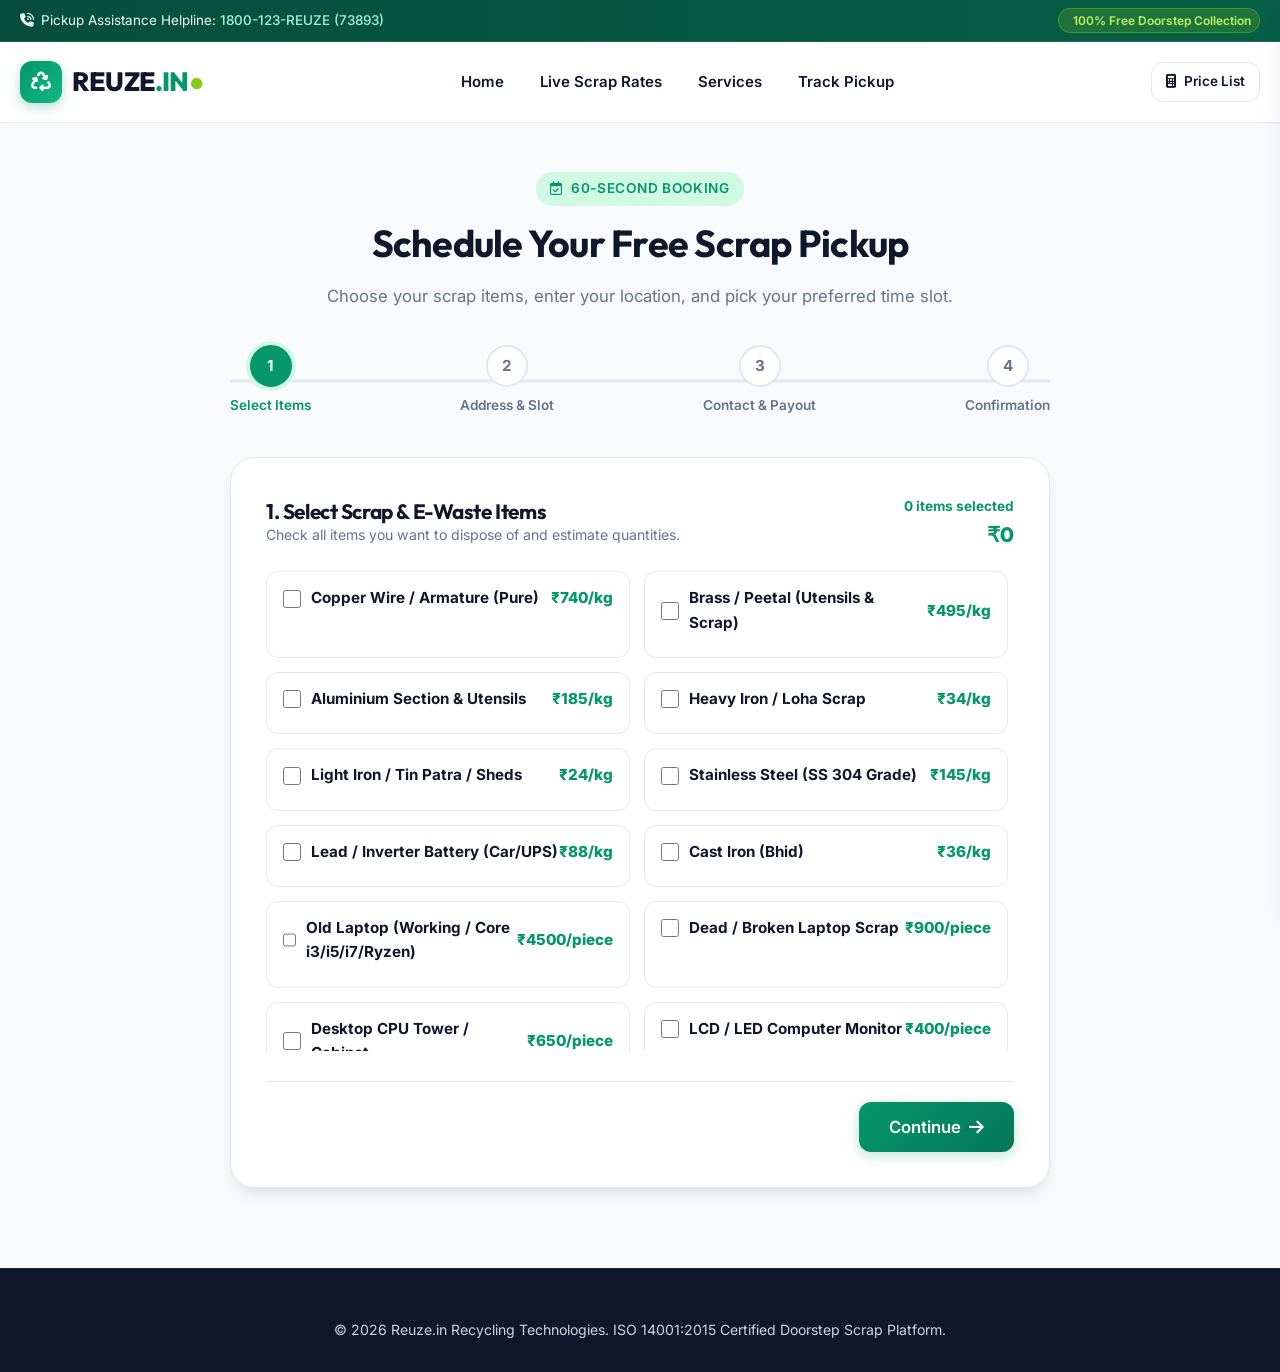
<file: pickup.html>
<!DOCTYPE html>
<html lang="en">
<head>
  <meta charset="UTF-8">
  <meta name="viewport" content="width=device-width, initial-scale=1.0">
  <title>Book Free Doorstep Scrap Pickup - Reuze.in</title>
  <meta name="description" content="Schedule a free doorstep scrap and e-waste pickup in 60 seconds. Guaranteed best market rates, ISO-certified digital weighing, and instant UPI or Cash payment.">
  
  <!-- Fonts & Icons -->
  <link rel="preconnect" href="https://fonts.googleapis.com">
  <link rel="preconnect" href="https://fonts.gstatic.com" crossorigin>
  <link href="https://fonts.googleapis.com/css2?family=Inter:wght@400;500;600;700&family=Outfit:wght@500;600;700;800&display=swap" rel="stylesheet">
  <link rel="stylesheet" href="https://cdnjs.cloudflare.com/ajax/libs/font-awesome/6.5.1/css/all.min.css">
  
  <!-- Stylesheets -->
  <link rel="stylesheet" href="css/style.css">
  <link rel="stylesheet" href="css/components.css">
  <link rel="stylesheet" href="css/responsive.css">

  <style>
    .wizard-item-select-card {
      background: #ffffff;
      border: 1.5px solid var(--border-subtle);
      border-radius: var(--radius-md);
      padding: 14px 16px;
      transition: all var(--transition-fast);
      cursor: pointer;
    }
    .wizard-item-select-card:hover {
      border-color: var(--primary);
    }
    .wizard-item-select-card.selected {
      border-color: var(--primary);
      background-color: rgba(16, 185, 129, 0.04);
      box-shadow: 0 0 0 1px var(--primary);
    }
    .wizard-item-select-card input[type="checkbox"] {
      width: 18px;
      height: 18px;
      accent-color: var(--primary);
      cursor: pointer;
    }
  </style>
</head>
<body>

  <!-- Top Bar -->
  <div class="topbar">
    <div class="container topbar-content">
      <div class="topbar-left">
        <div class="topbar-item">
          <i class="fa-solid fa-phone-volume"></i>
          <span>Pickup Assistance Helpline: <a href="tel:180012373893">1800-123-REUZE (73893)</a></span>
        </div>
      </div>
      <div class="topbar-right">
        <div class="topbar-badge"><i class="fa-solid fa-shield-check"></i> 100% Free Doorstep Collection</div>
      </div>
    </div>
  </div>

  <!-- Header -->
  <header class="site-header">
    <div class="container nav-container">
      <a href="index.html" class="logo-brand">
        <div class="logo-icon"><i class="fa-solid fa-recycle"></i></div>
        <div>REUZE<span class="highlight">.IN</span><span class="dot">●</span></div>
      </a>

      <nav class="nav-menu">
        <div class="nav-item"><a href="index.html" class="nav-link">Home</a></div>
        <div class="nav-item"><a href="prices.html" class="nav-link">Live Scrap Rates</a></div>
        <div class="nav-item"><a href="services.html" class="nav-link">Services</a></div>
        <div class="nav-item"><a href="dashboard.html" class="nav-link">Track Pickup</a></div>
      </nav>

      <div class="nav-actions">
        <a href="prices.html" class="btn btn-outline btn-sm">
          <i class="fa-solid fa-calculator"></i> Price List
        </a>
        <button class="hamburger-btn"><i class="fa-solid fa-bars"></i></button>
      </div>
    </div>
  </header>

  <!-- Mobile Drawer -->
  <div class="mobile-drawer-overlay"></div>
  <div class="mobile-drawer">
    <div>
      <div class="mobile-drawer-header">
        <div class="logo-brand" style="font-size: 1.35rem;">
          <div class="logo-icon" style="width: 34px; height: 34px; font-size: 1rem;"><i class="fa-solid fa-recycle"></i></div>
          <span>REUZE.IN</span>
        </div>
        <button class="drawer-close-btn"><i class="fa-solid fa-xmark"></i></button>
      </div>
      <div class="mobile-nav-links">
        <a href="index.html" class="mobile-nav-link">Home</a>
        <a href="pickup.html" class="mobile-nav-link active">Request Free Pickup</a>
        <a href="prices.html" class="mobile-nav-link">Live Scrap Rates</a>
        <a href="dashboard.html" class="mobile-nav-link">Track Pickup</a>
      </div>
    </div>
  </div>

  <!-- Main Booking Wizard Section -->
  <section class="section" style="padding: 50px 0 80px 0;">
    <div class="container" style="max-width: 860px;">
      
      <div class="section-header" style="margin-bottom: 35px;">
        <div class="section-tag"><i class="fa-regular fa-calendar-check"></i> 60-Second Booking</div>
        <h1 class="section-title">Schedule Your Free Scrap Pickup</h1>
        <p class="section-desc">Choose your scrap items, enter your location, and pick your preferred time slot.</p>
      </div>

      <!-- 4-Step Progress Bar -->
      <div class="wizard-progress-bar">
        <div class="wizard-progress-fill"></div>
        <div class="wizard-step-node active" data-step="1">
          <div class="wizard-circle">1</div>
          <div class="wizard-step-label">Select Items</div>
        </div>
        <div class="wizard-step-node" data-step="2">
          <div class="wizard-circle">2</div>
          <div class="wizard-step-label">Address & Slot</div>
        </div>
        <div class="wizard-step-node" data-step="3">
          <div class="wizard-circle">3</div>
          <div class="wizard-step-label">Contact & Payout</div>
        </div>
        <div class="wizard-step-node" data-step="4">
          <div class="wizard-circle">4</div>
          <div class="wizard-step-label">Confirmation</div>
        </div>
      </div>

      <!-- Wizard Card Container -->
      <div class="wizard-card-wrapper">
        <form id="pickup-wizard-form" onsubmit="return false;">

          <!-- ==========================================================================
               STEP 1: SELECT ITEMS
               ========================================================================== -->
          <div id="wizard-step-1">
            <div style="display: flex; align-items: center; justify-content: space-between; margin-bottom: 20px;">
              <div>
                <h3 style="font-size: 1.3rem;">1. Select Scrap & E-Waste Items</h3>
                <p style="font-size: 0.88rem; color: var(--text-muted);">Check all items you want to dispose of and estimate quantities.</p>
              </div>
              <div style="text-align: right;">
                <span id="wizard-selected-count" style="font-size: 0.85rem; font-weight: 700; color: var(--primary);">0 items selected</span>
                <div id="wizard-estimated-total" style="font-size: 1.3rem; font-weight: 800; color: var(--primary); font-family: var(--font-heading);">₹0</div>
              </div>
            </div>

            <!-- Item Checkboxes Grid -->
            <div id="wizard-items-selection-grid" class="wizard-items-grid">
              <!-- Rendered dynamically by js/booking.js -->
            </div>
          </div>

          <!-- ==========================================================================
               STEP 2: ADDRESS & TIME SLOT
               ========================================================================== -->
          <div id="wizard-step-2" style="display: none;">
            <h3 style="font-size: 1.3rem; margin-bottom: 6px;">2. Doorstep Location & Preferred Slot</h3>
            <p style="font-size: 0.88rem; color: var(--text-muted); margin-bottom: 24px;">Our background-verified runner will arrive at this address with digital scales.</p>

            <div class="form-group">
              <label class="form-label">Complete Street Address / House No / Apartment *</label>
              <textarea id="wizard-address" class="form-control" rows="3" placeholder="e.g. Flat 402, Green Valley Towers, Sector 62..." required></textarea>
            </div>

            <div class="form-row-2col">
              <div class="form-group">
                <label class="form-label">6-Digit Pincode *</label>
                <input type="text" id="wizard-pincode" class="form-control" placeholder="e.g. 201301" maxlength="6" required>
              </div>
              <div class="form-group">
                <label class="form-label">Nearby Landmark (Optional)</label>
                <input type="text" id="wizard-landmark" class="form-control" placeholder="e.g. Opposite City Hospital">
              </div>
            </div>

            <div class="form-group">
              <label class="form-label">Select Pickup Date</label>
              <select id="wizard-pickup-date" class="form-control">
                <option>Tomorrow (Morning/Afternoon)</option>
                <option>Day After Tomorrow</option>
                <option>This Weekend (Saturday)</option>
                <option>This Weekend (Sunday)</option>
              </select>
            </div>

            <div class="form-group">
              <label class="form-label">Choose Preferred Time Window</label>
              <div class="time-slot-grid">
                <div class="slot-option-card selected" data-slot="Morning (9:00 AM - 12:00 PM)">
                  <i class="fa-regular fa-sun" style="font-size: 1.2rem; margin-bottom: 4px; display: block;"></i>
                  <strong>Morning</strong><br>
                  <span style="font-size: 0.78rem;">9:00 AM - 12:00 PM</span>
                </div>
                <div class="slot-option-card" data-slot="Afternoon (12:00 PM - 3:00 PM)">
                  <i class="fa-solid fa-sun" style="font-size: 1.2rem; margin-bottom: 4px; display: block;"></i>
                  <strong>Afternoon</strong><br>
                  <span style="font-size: 0.78rem;">12:00 PM - 3:00 PM</span>
                </div>
                <div class="slot-option-card" data-slot="Evening (3:00 PM - 7:00 PM)">
                  <i class="fa-solid fa-moon" style="font-size: 1.2rem; margin-bottom: 4px; display: block;"></i>
                  <strong>Evening</strong><br>
                  <span style="font-size: 0.78rem;">3:00 PM - 7:00 PM</span>
                </div>
              </div>
            </div>
          </div>

          <!-- ==========================================================================
               STEP 3: CONTACT & PAYOUT
               ========================================================================== -->
          <div id="wizard-step-3" style="display: none;">
            <h3 style="font-size: 1.3rem; margin-bottom: 6px;">3. Contact Info & Instant Payout Mode</h3>
            <p style="font-size: 0.88rem; color: var(--text-muted); margin-bottom: 24px;">Where should our runner transfer your scrap payment?</p>

            <div class="form-row-2col">
              <div class="form-group">
                <label class="form-label">Full Name *</label>
                <input type="text" id="wizard-name" class="form-control" placeholder="Your Name" required>
              </div>
              <div class="form-group">
                <label class="form-label">10-Digit Mobile Number *</label>
                <input type="tel" id="wizard-phone" class="form-control" placeholder="9876543210" maxlength="10" required>
              </div>
            </div>

            <div class="form-group">
              <label class="form-label">Email Address (For invoice & Green certificate)</label>
              <input type="email" id="wizard-email" class="form-control" placeholder="name@domain.com">
            </div>

            <div class="form-group">
              <label class="form-label">Preferred Payment Mode</label>
              <div class="payment-modes-grid">
                <label style="border: 1.5px solid var(--border-subtle); padding: 12px; border-radius: var(--radius-md); display: flex; align-items: center; gap: 10px; cursor: pointer;">
                  <input type="radio" name="payment-mode" value="upi" checked>
                  <div>
                    <strong>Instant UPI</strong>
                    <div style="font-size: 0.75rem; color: var(--text-muted);">GPay / PhonePe / Paytm</div>
                  </div>
                </label>
                <label style="border: 1.5px solid var(--border-subtle); padding: 12px; border-radius: var(--radius-md); display: flex; align-items: center; gap: 10px; cursor: pointer;">
                  <input type="radio" name="payment-mode" value="cash">
                  <div>
                    <strong>On-Spot Cash</strong>
                    <div style="font-size: 0.75rem; color: var(--text-muted);">Physical Currency</div>
                  </div>
                </label>
                <label style="border: 1.5px solid var(--border-subtle); padding: 12px; border-radius: var(--radius-md); display: flex; align-items: center; gap: 10px; cursor: pointer;">
                  <input type="radio" name="payment-mode" value="bank">
                  <div>
                    <strong>Bank IMPS/RTGS</strong>
                    <div style="font-size: 0.75rem; color: var(--text-muted);">Direct NEFT/IMPS</div>
                  </div>
                </label>
              </div>
            </div>

            <div id="payout-upi-container" class="form-group">
              <label class="form-label">Your UPI ID / VPA (e.g. 9876543210@paytm or name@okhdfcbank)</label>
              <input type="text" id="wizard-upi-id" class="form-control" placeholder="yourname@upi">
            </div>

            <div class="form-group">
              <label class="form-label">Special Pickup Notes / Gate Pass Instructions (Optional)</label>
              <input type="text" id="wizard-instructions" class="form-control" placeholder="e.g. Call before coming, park at visitor basement...">
            </div>
          </div>

          <!-- ==========================================================================
               STEP 4: CONFIRMATION RECEIPT
               ========================================================================== -->
          <div id="wizard-step-4" style="display: none;">
            <div id="wizard-step-4-content">
              <!-- Rendered by js/booking.js -->
            </div>
          </div>

          <!-- Wizard Action Buttons -->
          <div class="wizard-actions-bar">
            <button type="button" class="btn btn-outline" id="wizard-btn-prev" style="display: none;">
              <i class="fa-solid fa-arrow-left"></i> Previous Step
            </button>
            <div style="margin-left: auto; display: flex; gap: 12px; width: 100%; justify-content: flex-end;">
              <button type="button" class="btn btn-primary btn-lg" id="wizard-btn-next" style="width: auto;">
                Continue <i class="fa-solid fa-arrow-right"></i>
              </button>
              <button type="button" class="btn btn-primary btn-lg" id="wizard-btn-submit" style="display: none; width: auto;">
                <i class="fa-solid fa-check-double"></i> Confirm & Schedule Pickup
              </button>
            </div>
          </div>

        </form>
      </div>

    </div>
  </section>

  <!-- Footer -->
  <footer class="site-footer" style="padding-top: 50px;">
    <div class="container" style="text-align: center; font-size: 0.88rem;">
      <p>© 2026 Reuze.in Recycling Technologies. ISO 14001:2015 Certified Doorstep Scrap Platform.</p>
    </div>
  </footer>

  <!-- Mobile Bottom Action Bar -->
  <nav class="mobile-bottom-bar" aria-label="Mobile Bottom Navigation">
    <a href="index.html" class="mobile-bar-item">
      <i class="fa-solid fa-house"></i>
      <span>Home</span>
    </a>
    <a href="prices.html" class="mobile-bar-item">
      <i class="fa-solid fa-chart-line"></i>
      <span>Rates</span>
    </a>
    <a href="pickup.html" class="mobile-bar-item raised-btn active">
      <div class="raised-circle">
        <i class="fa-solid fa-calendar-plus"></i>
      </div>
      <span>Book</span>
    </a>
    <a href="dashboard.html" class="mobile-bar-item">
      <i class="fa-solid fa-truck-fast"></i>
      <span>Track</span>
    </a>
    <a href="tel:180012373893" class="mobile-bar-item">
      <i class="fa-solid fa-phone"></i>
      <span>Call</span>
    </a>
  </nav>

  <!-- Scripts -->
  <script src="js/data.js"></script>
  <script src="js/main.js"></script>
  <script src="js/booking.js"></script>
</body>
</html>
</file>
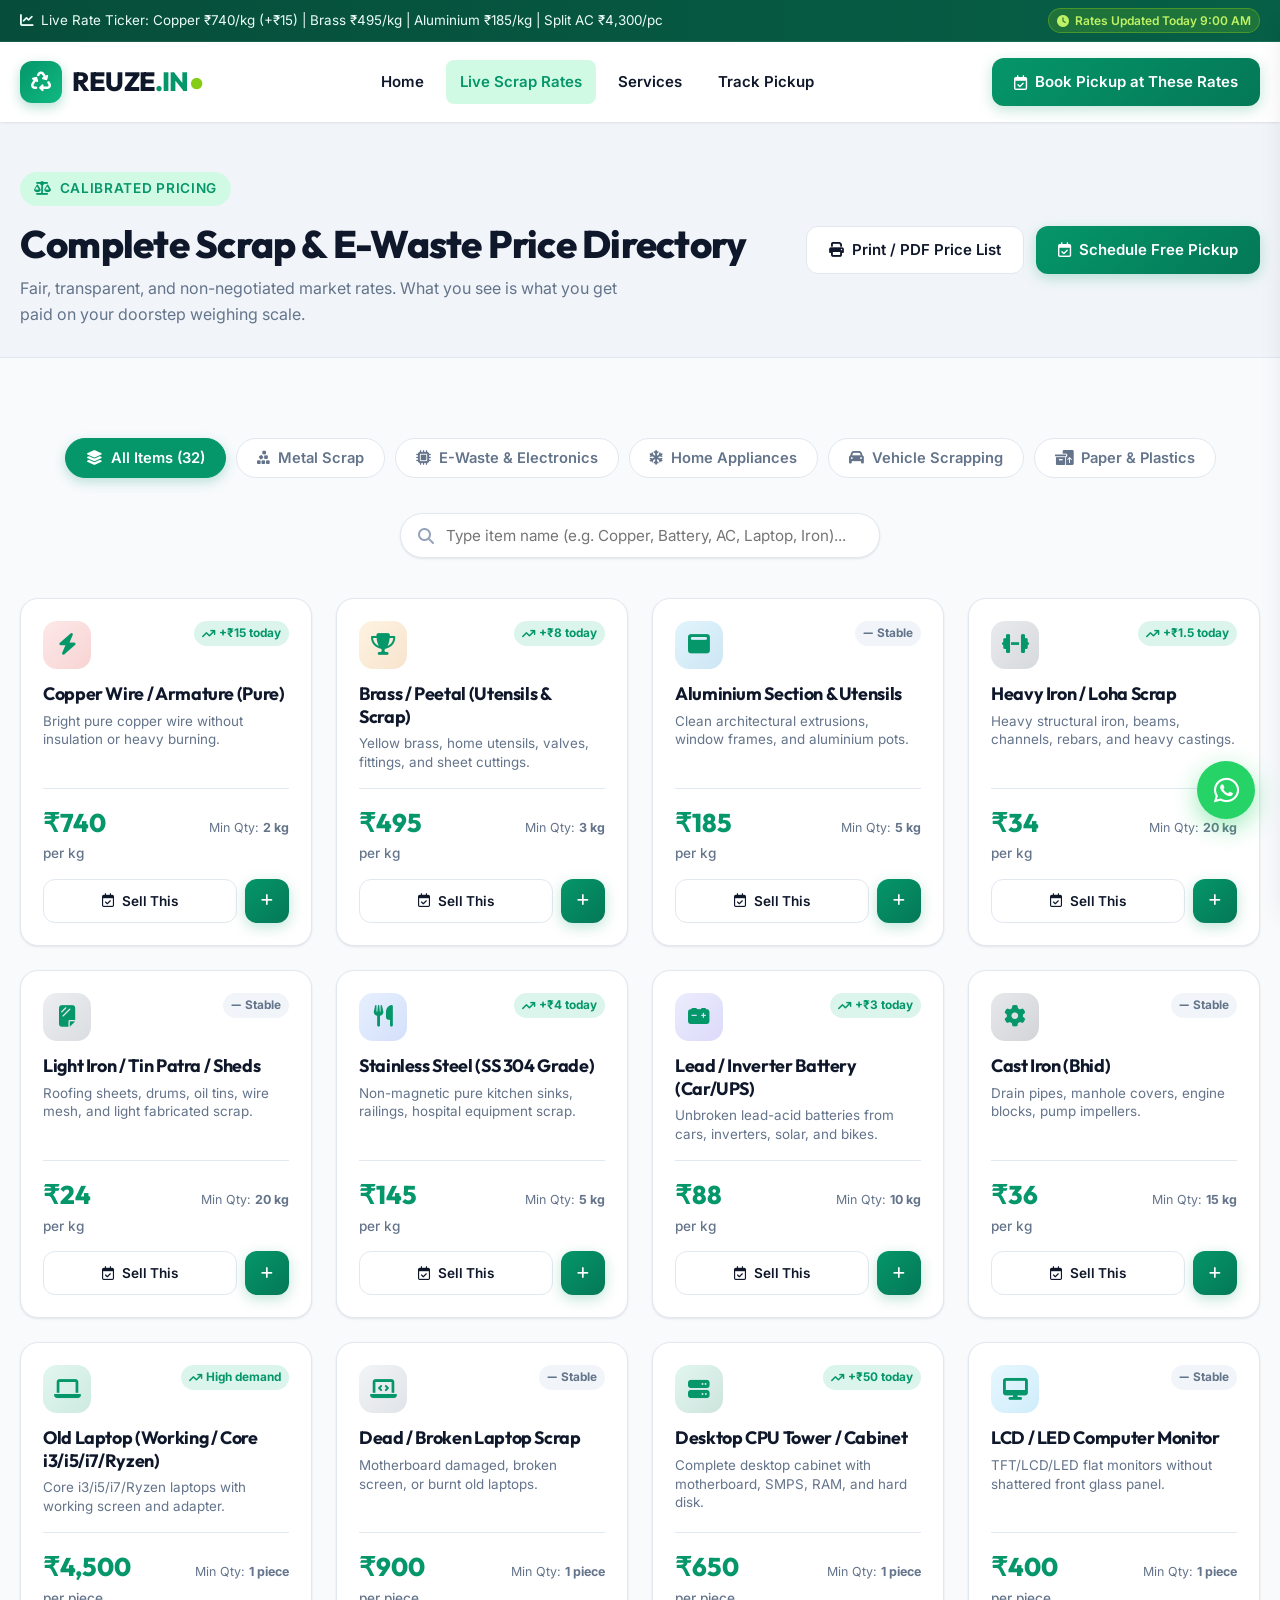
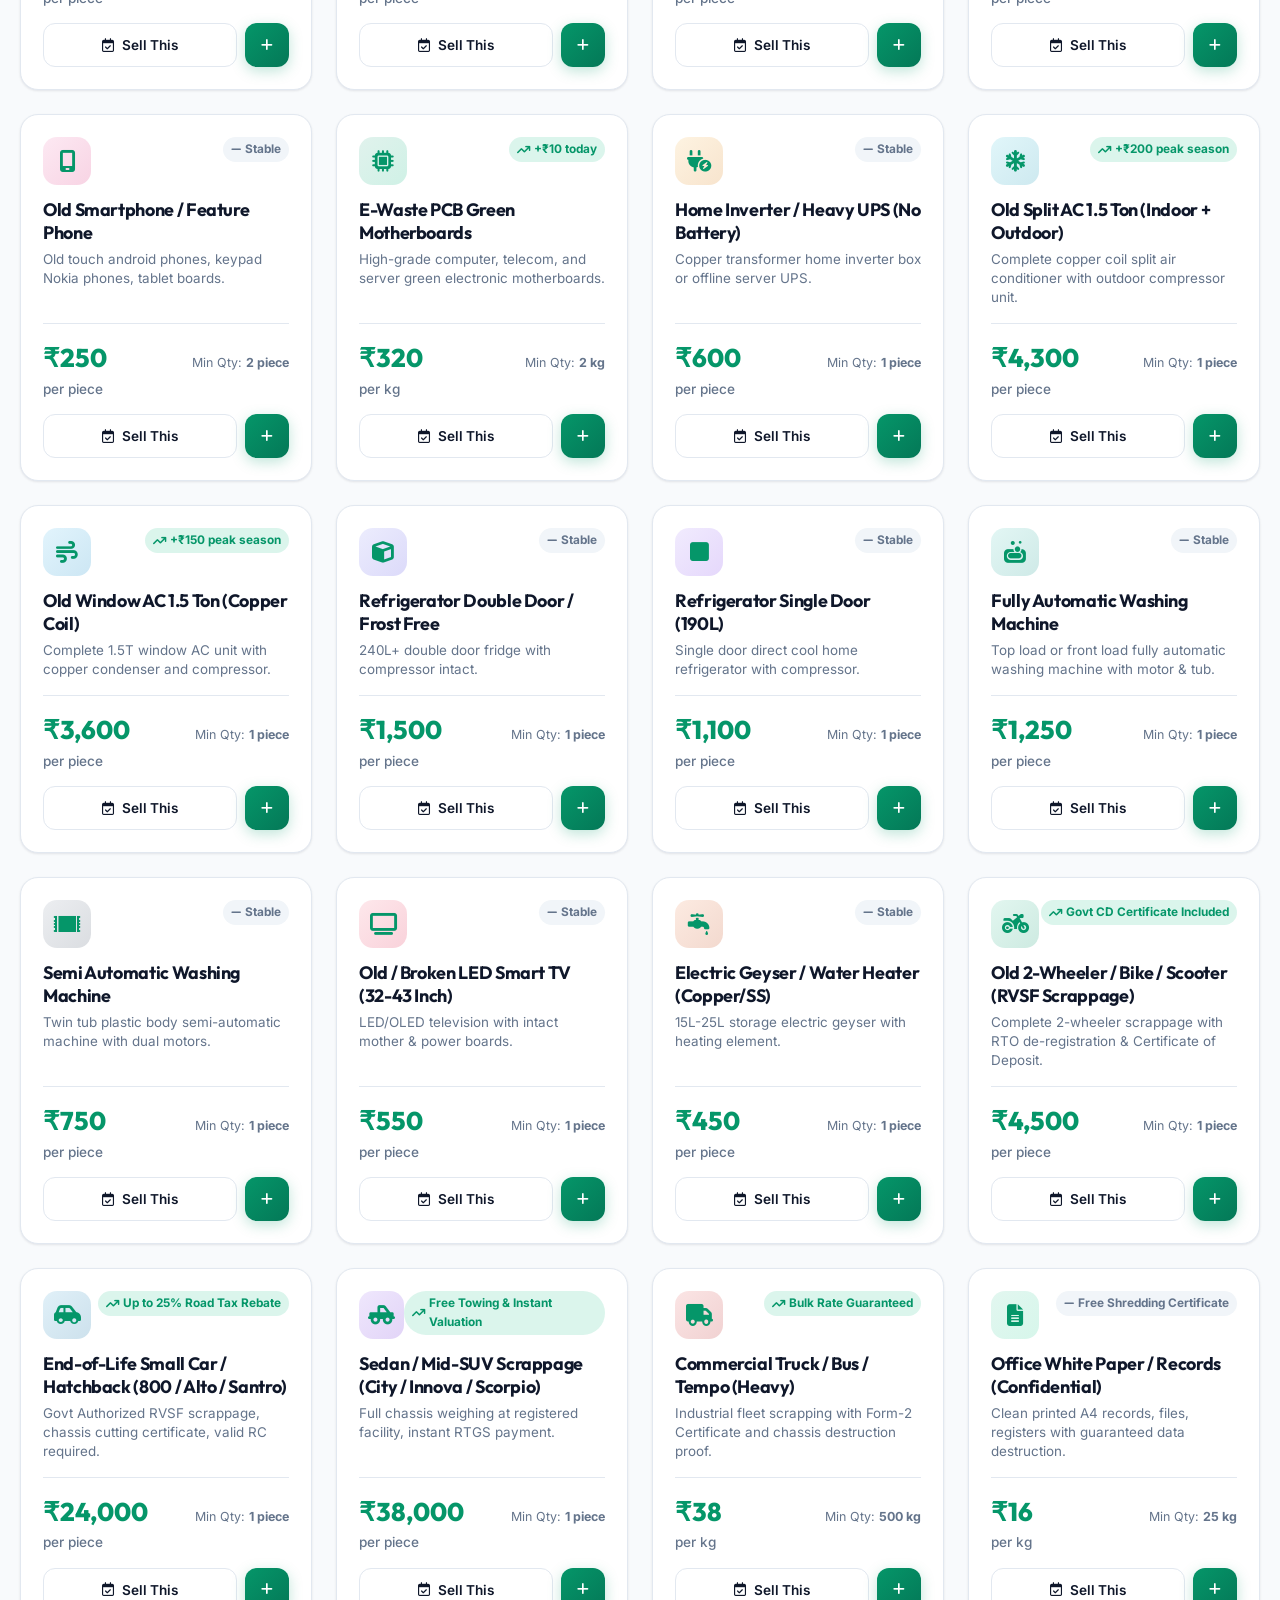
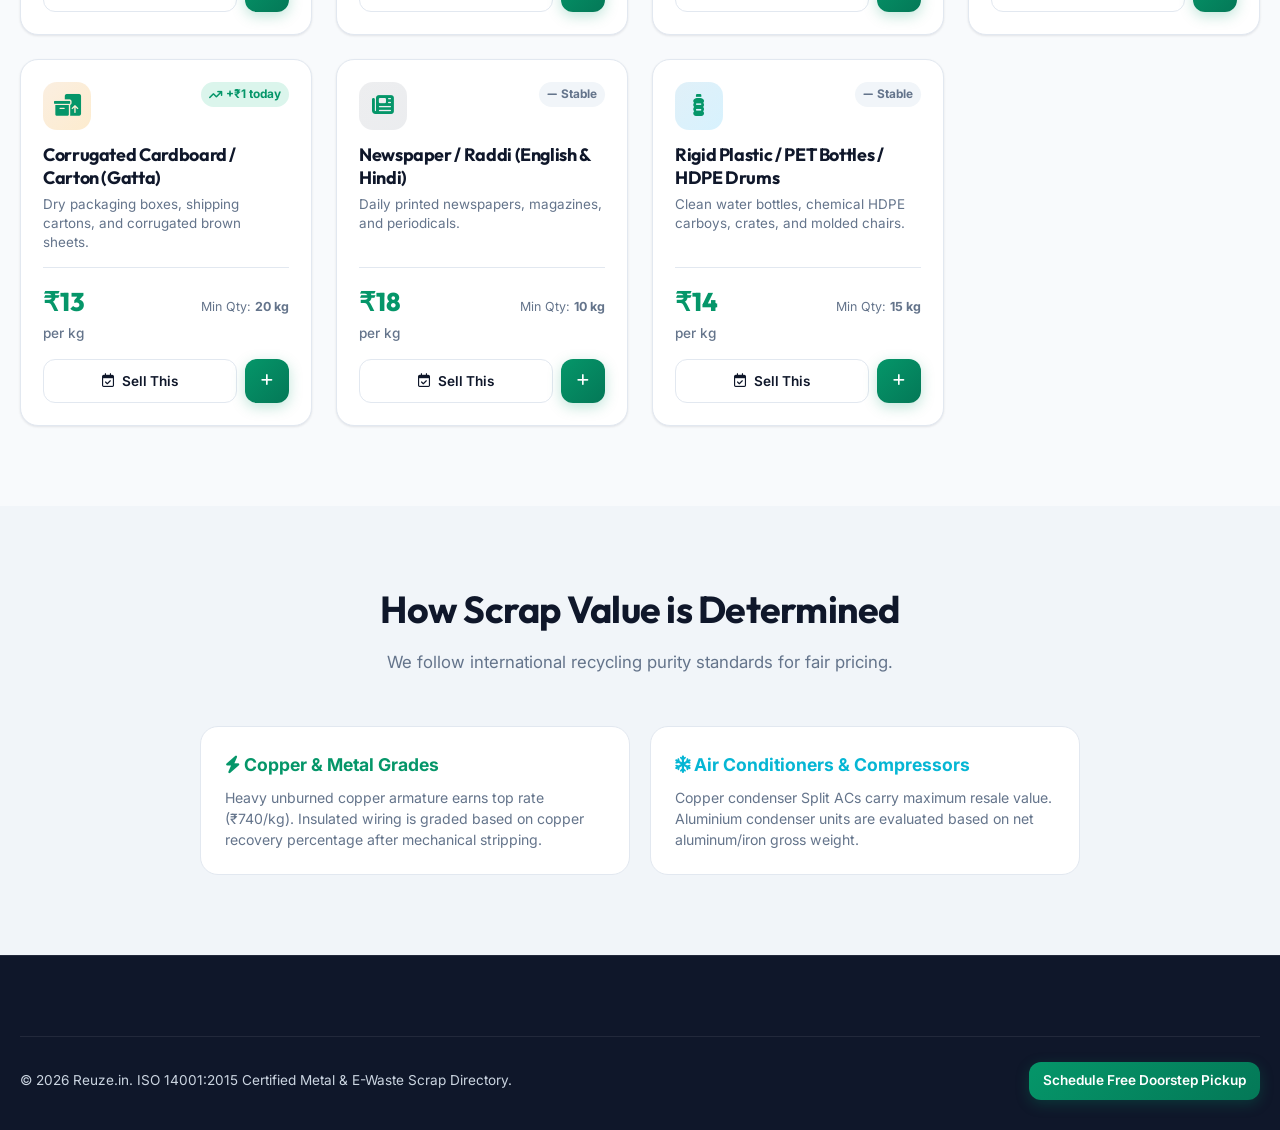
<file: prices.html>
<!DOCTYPE html>
<html lang="en">
<head>
  <meta charset="UTF-8">
  <meta name="viewport" content="width=device-width, initial-scale=1.0">
  <title>Today's Live Scrap Rates & Price List - Reuze.in</title>
  <meta name="description" content="Check latest daily scrap rates for Copper, Brass, Aluminium, Iron, Old ACs, Laptops, Batteries, and Vehicles across Delhi NCR, Mumbai, Bengaluru, and Pune.">
  
  <!-- Fonts & Icons -->
  <link rel="preconnect" href="https://fonts.googleapis.com">
  <link rel="preconnect" href="https://fonts.gstatic.com" crossorigin>
  <link href="https://fonts.googleapis.com/css2?family=Inter:wght@400;500;600;700&family=Outfit:wght@500;600;700;800&display=swap" rel="stylesheet">
  <link rel="stylesheet" href="https://cdnjs.cloudflare.com/ajax/libs/font-awesome/6.5.1/css/all.min.css">
  
  <!-- Stylesheets -->
  <link rel="stylesheet" href="css/style.css">
  <link rel="stylesheet" href="css/components.css">
  <link rel="stylesheet" href="css/responsive.css">
</head>
<body>

  <!-- Top Bar -->
  <div class="topbar">
    <div class="container topbar-content">
      <div class="topbar-left">
        <div class="topbar-item">
          <i class="fa-solid fa-chart-line"></i>
          <span>Live Rate Ticker: Copper ₹740/kg (+₹15) | Brass ₹495/kg | Aluminium ₹185/kg | Split AC ₹4,300/pc</span>
        </div>
      </div>
      <div class="topbar-right">
        <div class="topbar-badge"><i class="fa-solid fa-clock"></i> Rates Updated Today 9:00 AM</div>
      </div>
    </div>
  </div>

  <!-- Header -->
  <header class="site-header">
    <div class="container nav-container">
      <a href="index.html" class="logo-brand">
        <div class="logo-icon"><i class="fa-solid fa-recycle"></i></div>
        <div>REUZE<span class="highlight">.IN</span><span class="dot">●</span></div>
      </a>

      <nav class="nav-menu">
        <div class="nav-item"><a href="index.html" class="nav-link">Home</a></div>
        <div class="nav-item active"><a href="prices.html" class="nav-link">Live Scrap Rates</a></div>
        <div class="nav-item"><a href="services.html" class="nav-link">Services</a></div>
        <div class="nav-item"><a href="dashboard.html" class="nav-link">Track Pickup</a></div>
      </nav>

      <div class="nav-actions">
        <a href="pickup.html" class="btn btn-primary" id="prices-btn-book">
          <i class="fa-regular fa-calendar-check"></i> Book Pickup at These Rates
        </a>
        <button class="hamburger-btn"><i class="fa-solid fa-bars"></i></button>
      </div>
    </div>
  </header>

  <!-- Mobile Drawer -->
  <div class="mobile-drawer-overlay"></div>
  <div class="mobile-drawer">
    <div>
      <div class="mobile-drawer-header">
        <div class="logo-brand" style="font-size: 1.35rem;">
          <div class="logo-icon" style="width: 34px; height: 34px; font-size: 1rem;"><i class="fa-solid fa-recycle"></i></div>
          <span>REUZE.IN</span>
        </div>
        <button class="drawer-close-btn"><i class="fa-solid fa-xmark"></i></button>
      </div>
      <div class="mobile-nav-links">
        <a href="index.html" class="mobile-nav-link">Home</a>
        <a href="prices.html" class="mobile-nav-link active">Live Scrap Rates</a>
        <a href="pickup.html" class="mobile-nav-link">Book Free Pickup</a>
        <a href="dashboard.html" class="mobile-nav-link">Track Pickup</a>
      </div>
    </div>
  </div>

  <!-- Price Directory Hero Header -->
  <section class="section-subtle" style="padding: 50px 0 30px 0; border-bottom: 1px solid var(--border-subtle);">
    <div class="container">
      <div style="display: flex; align-items: center; justify-content: space-between; flex-wrap: wrap; gap: 20px;">
        <div>
          <div class="section-tag"><i class="fa-solid fa-scale-balanced"></i> Calibrated Pricing</div>
          <h1 style="font-size: 2.4rem; font-weight: 800; margin-bottom: 8px;">Complete Scrap & E-Waste Price Directory</h1>
          <p style="color: var(--text-muted); font-size: 1rem; max-width: 600px;">
            Fair, transparent, and non-negotiated market rates. What you see is what you get paid on your doorstep weighing scale.
          </p>
        </div>

        <div style="display: flex; gap: 12px; flex-wrap: wrap;">
          <button class="btn btn-outline" id="btn-print-rates">
            <i class="fa-solid fa-print"></i> Print / PDF Price List
          </button>
          <a href="pickup.html" class="btn btn-primary">
            <i class="fa-regular fa-calendar-check"></i> Schedule Free Pickup
          </a>
        </div>
      </div>
    </div>
  </section>

  <!-- Prices Grid & Filter Area -->
  <section class="section">
    <div class="container">
      
      <!-- Category Tabs -->
      <div class="category-filter-tabs">
        <button class="filter-tab-btn active" data-category="all">
          <i class="fa-solid fa-layer-group"></i> All Items (32)
        </button>
        <button class="filter-tab-btn" data-category="metal">
          <i class="fa-solid fa-cubes-stacked"></i> Metal Scrap
        </button>
        <button class="filter-tab-btn" data-category="ewaste">
          <i class="fa-solid fa-microchip"></i> E-Waste & Electronics
        </button>
        <button class="filter-tab-btn" data-category="appliances">
          <i class="fa-solid fa-snowflake"></i> Home Appliances
        </button>
        <button class="filter-tab-btn" data-category="vehicles">
          <i class="fa-solid fa-car"></i> Vehicle Scrapping
        </button>
        <button class="filter-tab-btn" data-category="paper-plastic">
          <i class="fa-solid fa-boxes-packing"></i> Paper & Plastics
        </button>
      </div>

      <!-- Real-time Live Search Input -->
      <div class="price-search-bar" style="margin-bottom: 40px;">
        <i class="fa-solid fa-magnifying-glass price-search-icon"></i>
        <input type="text" class="price-search-input" placeholder="Type item name (e.g. Copper, Battery, AC, Laptop, Iron)..." aria-label="Search Scrap Items">
      </div>

      <!-- Cards Container -->
      <div class="scrap-cards-grid" id="scrap-cards-container">
        <!-- Rendered dynamically by js/prices.js -->
      </div>

    </div>
  </section>

  <!-- Scrap Valuation Guidelines & Transparency Box -->
  <section class="section section-subtle">
    <div class="container" style="max-width: 920px;">
      <div class="section-header">
        <h2 class="section-title">How Scrap Value is Determined</h2>
        <p class="section-desc">We follow international recycling purity standards for fair pricing.</p>
      </div>

      <div class="prices-guidelines-grid">
        <div style="background: #ffffff; border: 1px solid var(--border-subtle); border-radius: var(--radius-lg); padding: 24px;">
          <div style="font-weight: 700; font-size: 1.1rem; color: var(--primary); margin-bottom: 8px;">
            <i class="fa-solid fa-bolt"></i> Copper & Metal Grades
          </div>
          <p style="font-size: 0.88rem; color: var(--text-muted); line-height: 1.5;">
            Heavy unburned copper armature earns top rate (₹740/kg). Insulated wiring is graded based on copper recovery percentage after mechanical stripping.
          </p>
        </div>

        <div style="background: #ffffff; border: 1px solid var(--border-subtle); border-radius: var(--radius-lg); padding: 24px;">
          <div style="font-weight: 700; font-size: 1.1rem; color: var(--accent-cyan); margin-bottom: 8px;">
            <i class="fa-solid fa-snowflake"></i> Air Conditioners & Compressors
          </div>
          <p style="font-size: 0.88rem; color: var(--text-muted); line-height: 1.5;">
            Copper condenser Split ACs carry maximum resale value. Aluminium condenser units are evaluated based on net aluminum/iron gross weight.
          </p>
        </div>
      </div>
    </div>
  </section>

  <!-- Footer -->
  <footer class="site-footer">
    <div class="container">
      <div class="footer-bottom">
        <div>© 2026 Reuze.in. ISO 14001:2015 Certified Metal & E-Waste Scrap Directory.</div>
        <a href="pickup.html" class="btn btn-primary btn-sm">Schedule Free Doorstep Pickup</a>
      </div>
    </div>
  </footer>

  <!-- Floating WhatsApp & Back to top -->
  <div class="floating-actions">
    <a href="https://wa.me/919811234567?text=Hi%20Reuze,%20I%20have%20a%20query%20about%20today%27s%20scrap%20rates" target="_blank" class="btn-floating-whatsapp" aria-label="WhatsApp Rate Inquiry">
      <i class="fa-brands fa-whatsapp"></i>
    </a>
    <button class="btn-back-to-top" aria-label="Back to top"><i class="fa-solid fa-arrow-up"></i></button>
  </div>

  <!-- Mobile Bottom Action Bar -->
  <nav class="mobile-bottom-bar" aria-label="Mobile Bottom Navigation">
    <a href="index.html" class="mobile-bar-item">
      <i class="fa-solid fa-house"></i>
      <span>Home</span>
    </a>
    <a href="prices.html" class="mobile-bar-item active">
      <i class="fa-solid fa-chart-line"></i>
      <span>Rates</span>
    </a>
    <a href="pickup.html" class="mobile-bar-item raised-btn">
      <div class="raised-circle">
        <i class="fa-solid fa-calendar-plus"></i>
      </div>
      <span>Book</span>
    </a>
    <a href="dashboard.html" class="mobile-bar-item">
      <i class="fa-solid fa-truck-fast"></i>
      <span>Track</span>
    </a>
    <a href="tel:180012373893" class="mobile-bar-item">
      <i class="fa-solid fa-phone"></i>
      <span>Call</span>
    </a>
  </nav>

  <!-- Scripts -->
  <script src="js/data.js"></script>
  <script src="js/main.js"></script>
  <script src="js/prices.js"></script>
</body>
</html>
</file>
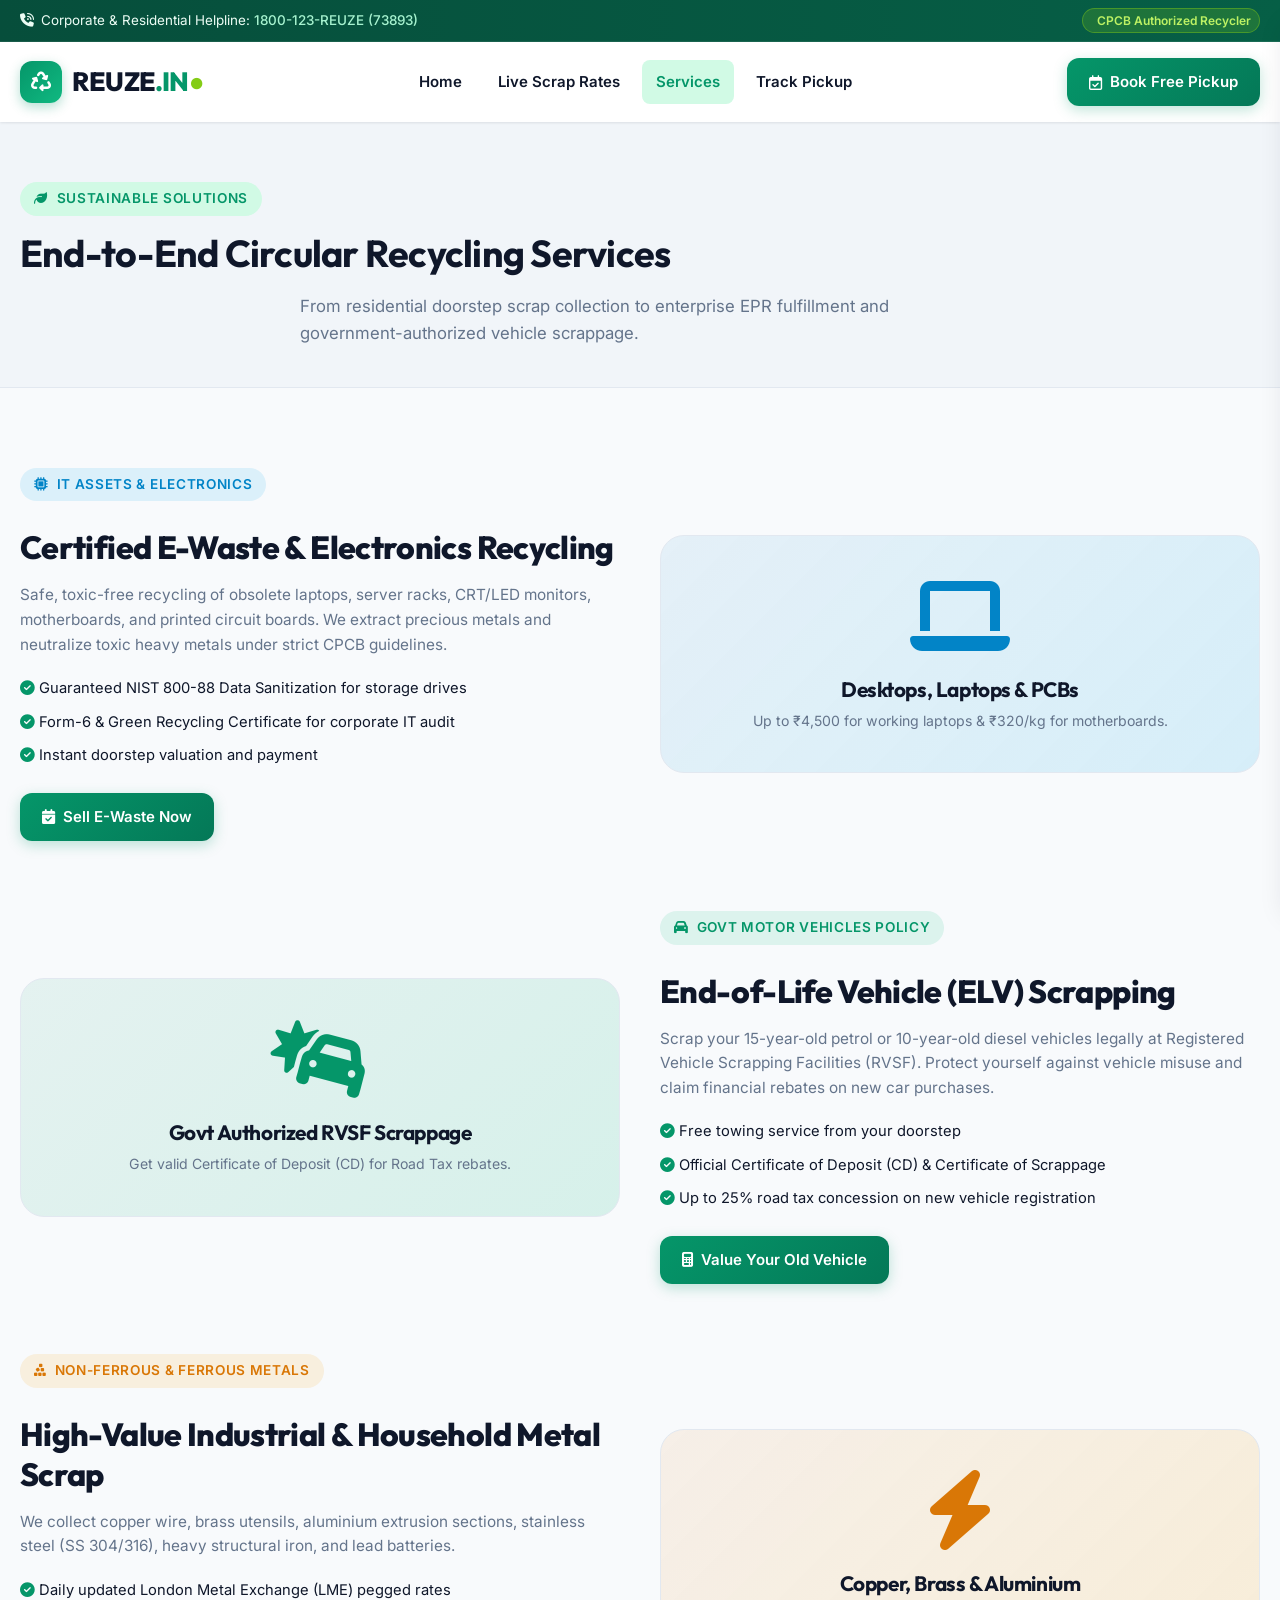
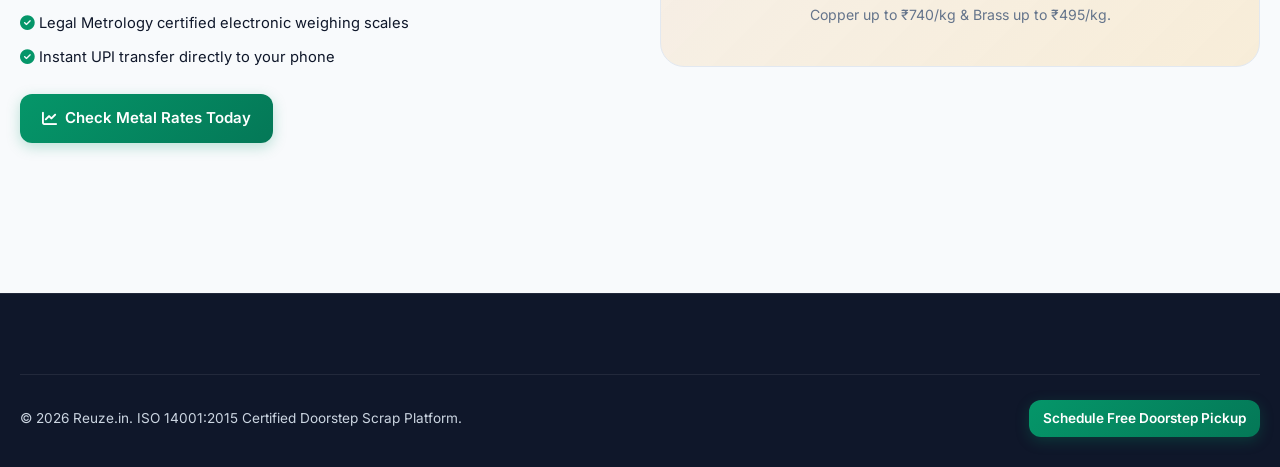
<file: services.html>
<!DOCTYPE html>
<html lang="en">
<head>
  <meta charset="UTF-8">
  <meta name="viewport" content="width=device-width, initial-scale=1.0">
  <title>Services & Solutions - Reuze.in Scrap & E-Waste Management</title>
  <meta name="description" content="Explore Reuze.in circular economy solutions: doorstep metal scrap pickup, corporate e-waste recycling, Govt RVSF vehicle scrapping, and certified document shredding.">
  
  <!-- Fonts & Icons -->
  <link rel="preconnect" href="https://fonts.googleapis.com">
  <link rel="preconnect" href="https://fonts.gstatic.com" crossorigin>
  <link href="https://fonts.googleapis.com/css2?family=Inter:wght@400;500;600;700&family=Outfit:wght@500;600;700;800&display=swap" rel="stylesheet">
  <link rel="stylesheet" href="https://cdnjs.cloudflare.com/ajax/libs/font-awesome/6.5.1/css/all.min.css">
  
  <!-- Stylesheets -->
  <link rel="stylesheet" href="css/style.css">
  <link rel="stylesheet" href="css/components.css">
  <link rel="stylesheet" href="css/responsive.css">
</head>
<body>

  <!-- Top Bar -->
  <div class="topbar">
    <div class="container topbar-content">
      <div class="topbar-left">
        <div class="topbar-item">
          <i class="fa-solid fa-phone-volume"></i>
          <span>Corporate & Residential Helpline: <a href="tel:180012373893">1800-123-REUZE (73893)</a></span>
        </div>
      </div>
      <div class="topbar-right">
        <div class="topbar-badge"><i class="fa-solid fa-shield-check"></i> CPCB Authorized Recycler</div>
      </div>
    </div>
  </div>

  <!-- Header -->
  <header class="site-header">
    <div class="container nav-container">
      <a href="index.html" class="logo-brand">
        <div class="logo-icon"><i class="fa-solid fa-recycle"></i></div>
        <div>REUZE<span class="highlight">.IN</span><span class="dot">●</span></div>
      </a>

      <nav class="nav-menu">
        <div class="nav-item"><a href="index.html" class="nav-link">Home</a></div>
        <div class="nav-item"><a href="prices.html" class="nav-link">Live Scrap Rates</a></div>
        <div class="nav-item active"><a href="services.html" class="nav-link">Services</a></div>
        <div class="nav-item"><a href="dashboard.html" class="nav-link">Track Pickup</a></div>
      </nav>

      <div class="nav-actions">
        <a href="pickup.html" class="btn btn-primary" id="services-btn-book">
          <i class="fa-regular fa-calendar-check"></i> Book Free Pickup
        </a>
        <button class="hamburger-btn"><i class="fa-solid fa-bars"></i></button>
      </div>
    </div>
  </header>

  <!-- Mobile Drawer -->
  <div class="mobile-drawer-overlay"></div>
  <div class="mobile-drawer">
    <div>
      <div class="mobile-drawer-header">
        <div class="logo-brand" style="font-size: 1.35rem;">
          <div class="logo-icon" style="width: 34px; height: 34px; font-size: 1rem;"><i class="fa-solid fa-recycle"></i></div>
          <span>REUZE.IN</span>
        </div>
        <button class="drawer-close-btn"><i class="fa-solid fa-xmark"></i></button>
      </div>
      <div class="mobile-nav-links">
        <a href="index.html" class="mobile-nav-link">Home</a>
        <a href="prices.html" class="mobile-nav-link">Live Scrap Rates</a>
        <a href="services.html" class="mobile-nav-link active">Services</a>
        <a href="pickup.html" class="mobile-nav-link">Book Pickup</a>
        <a href="dashboard.html" class="mobile-nav-link">Track Order</a>
      </div>
    </div>
  </div>

  <!-- Services Hero Header -->
  <section class="section-subtle" style="padding: 60px 0 40px 0; border-bottom: 1px solid var(--border-subtle);">
    <div class="container text-center">
      <div class="section-tag"><i class="fa-solid fa-leaf"></i> Sustainable Solutions</div>
      <h1 class="section-title">End-to-End Circular Recycling Services</h1>
      <p class="section-desc" style="margin: 0 auto; max-width: 680px;">
        From residential doorstep scrap collection to enterprise EPR fulfillment and government-authorized vehicle scrappage.
      </p>
    </div>
  </section>

  <!-- Service Verticals Grid -->
  <section class="section">
    <div class="container">
      
      <!-- Service 1: E-Waste Management -->
      <div id="ewaste" class="service-row-item">
        <div>
          <div class="section-tag" style="background: rgba(14, 165, 233, 0.12); color: #0284c7;">
            <i class="fa-solid fa-microchip"></i> IT Assets & Electronics
          </div>
          <h2 style="font-size: 2rem; font-weight: 800; margin: 12px 0 16px 0;">Certified E-Waste & Electronics Recycling</h2>
          <p style="color: var(--text-muted); font-size: 0.96rem; line-height: 1.6; margin-bottom: 20px;">
            Safe, toxic-free recycling of obsolete laptops, server racks, CRT/LED monitors, motherboards, and printed circuit boards. We extract precious metals and neutralize toxic heavy metals under strict CPCB guidelines.
          </p>
          <ul style="display: flex; flex-direction: column; gap: 10px; font-size: 0.92rem; margin-bottom: 25px;">
            <li><i class="fa-solid fa-circle-check" style="color: var(--primary);"></i> Guaranteed NIST 800-88 Data Sanitization for storage drives</li>
            <li><i class="fa-solid fa-circle-check" style="color: var(--primary);"></i> Form-6 & Green Recycling Certificate for corporate IT audit</li>
            <li><i class="fa-solid fa-circle-check" style="color: var(--primary);"></i> Instant doorstep valuation and payment</li>
          </ul>
          <a href="pickup.html" class="btn btn-primary"><i class="fa-solid fa-calendar-check"></i> Sell E-Waste Now</a>
        </div>
        <div class="service-visual-box" style="background: linear-gradient(135deg, #0284c715, #0ea5e925); border: 1px solid var(--border-subtle); border-radius: var(--radius-xl); padding: 40px; text-align: center;">
          <i class="fa-solid fa-laptop" style="font-size: 5rem; color: #0284c7; margin-bottom: 20px;"></i>
          <h3 style="font-size: 1.3rem;">Desktops, Laptops & PCBs</h3>
          <p style="font-size: 0.88rem; color: var(--text-muted); margin-top: 8px;">Up to ₹4,500 for working laptops & ₹320/kg for motherboards.</p>
        </div>
      </div>

      <!-- Service 2: Vehicle Scrapping (RVSF) -->
      <div id="vehicles" class="service-row-item">
        <div class="service-visual-box" style="background: linear-gradient(135deg, #05966915, #10b98125); border: 1px solid var(--border-subtle); border-radius: var(--radius-xl); padding: 40px; text-align: center;">
          <i class="fa-solid fa-car-burst" style="font-size: 5rem; color: var(--primary); margin-bottom: 20px;"></i>
          <h3 style="font-size: 1.3rem;">Govt Authorized RVSF Scrappage</h3>
          <p style="font-size: 0.88rem; color: var(--text-muted); margin-top: 8px;">Get valid Certificate of Deposit (CD) for Road Tax rebates.</p>
        </div>
        <div>
          <div class="section-tag" style="background: rgba(16, 185, 129, 0.12); color: #059669;">
            <i class="fa-solid fa-car"></i> Govt Motor Vehicles Policy
          </div>
          <h2 style="font-size: 2rem; font-weight: 800; margin: 12px 0 16px 0;">End-of-Life Vehicle (ELV) Scrapping</h2>
          <p style="color: var(--text-muted); font-size: 0.96rem; line-height: 1.6; margin-bottom: 20px;">
            Scrap your 15-year-old petrol or 10-year-old diesel vehicles legally at Registered Vehicle Scrapping Facilities (RVSF). Protect yourself against vehicle misuse and claim financial rebates on new car purchases.
          </p>
          <ul style="display: flex; flex-direction: column; gap: 10px; font-size: 0.92rem; margin-bottom: 25px;">
            <li><i class="fa-solid fa-circle-check" style="color: var(--primary);"></i> Free towing service from your doorstep</li>
            <li><i class="fa-solid fa-circle-check" style="color: var(--primary);"></i> Official Certificate of Deposit (CD) & Certificate of Scrappage</li>
            <li><i class="fa-solid fa-circle-check" style="color: var(--primary);"></i> Up to 25% road tax concession on new vehicle registration</li>
          </ul>
          <a href="pickup.html" class="btn btn-primary"><i class="fa-solid fa-calculator"></i> Value Your Old Vehicle</a>
        </div>
      </div>

      <!-- Service 3: Metal Scrap Recycling -->
      <div id="metals" class="service-row-item">
        <div>
          <div class="section-tag" style="background: rgba(245, 158, 11, 0.12); color: #d97706;">
            <i class="fa-solid fa-cubes-stacked"></i> Non-Ferrous & Ferrous Metals
          </div>
          <h2 style="font-size: 2rem; font-weight: 800; margin: 12px 0 16px 0;">High-Value Industrial & Household Metal Scrap</h2>
          <p style="color: var(--text-muted); font-size: 0.96rem; line-height: 1.6; margin-bottom: 20px;">
            We collect copper wire, brass utensils, aluminium extrusion sections, stainless steel (SS 304/316), heavy structural iron, and lead batteries.
          </p>
          <ul style="display: flex; flex-direction: column; gap: 10px; font-size: 0.92rem; margin-bottom: 25px;">
            <li><i class="fa-solid fa-circle-check" style="color: var(--primary);"></i> Daily updated London Metal Exchange (LME) pegged rates</li>
            <li><i class="fa-solid fa-circle-check" style="color: var(--primary);"></i> Legal Metrology certified electronic weighing scales</li>
            <li><i class="fa-solid fa-circle-check" style="color: var(--primary);"></i> Instant UPI transfer directly to your phone</li>
          </ul>
          <a href="prices.html" class="btn btn-primary"><i class="fa-solid fa-chart-line"></i> Check Metal Rates Today</a>
        </div>
        <div class="service-visual-box" style="background: linear-gradient(135deg, #d9770615, #f59e0b25); border: 1px solid var(--border-subtle); border-radius: var(--radius-xl); padding: 40px; text-align: center;">
          <i class="fa-solid fa-bolt" style="font-size: 5rem; color: #d97706; margin-bottom: 20px;"></i>
          <h3 style="font-size: 1.3rem;">Copper, Brass & Aluminium</h3>
          <p style="font-size: 0.88rem; color: var(--text-muted); margin-top: 8px;">Copper up to ₹740/kg & Brass up to ₹495/kg.</p>
        </div>
      </div>

    </div>
  </section>

  <!-- Footer -->
  <footer class="site-footer">
    <div class="container">
      <div class="footer-bottom">
        <div>© 2026 Reuze.in. ISO 14001:2015 Certified Doorstep Scrap Platform.</div>
        <a href="pickup.html" class="btn btn-primary btn-sm">Schedule Free Doorstep Pickup</a>
      </div>
    </div>
  </footer>

  <!-- Mobile Bottom Action Bar -->
  <nav class="mobile-bottom-bar" aria-label="Mobile Bottom Navigation">
    <a href="index.html" class="mobile-bar-item">
      <i class="fa-solid fa-house"></i>
      <span>Home</span>
    </a>
    <a href="prices.html" class="mobile-bar-item">
      <i class="fa-solid fa-chart-line"></i>
      <span>Rates</span>
    </a>
    <a href="pickup.html" class="mobile-bar-item raised-btn">
      <div class="raised-circle">
        <i class="fa-solid fa-calendar-plus"></i>
      </div>
      <span>Book</span>
    </a>
    <a href="dashboard.html" class="mobile-bar-item">
      <i class="fa-solid fa-truck-fast"></i>
      <span>Track</span>
    </a>
    <a href="tel:180012373893" class="mobile-bar-item">
      <i class="fa-solid fa-phone"></i>
      <span>Call</span>
    </a>
  </nav>

  <!-- Scripts -->
  <script src="js/data.js"></script>
  <script src="js/main.js"></script>
</body>
</html>
</file>
<file: css/style.css>
/* ==========================================================================
   REUZE.IN - MODERN SCRAP & E-WASTE RECYCLING PLATFORM
   Core Design System, Theme Variables, Global Layout, Header & Footer
   ========================================================================== */

:root {
  /* Color Palette - Eco Emerald & Modern Dark */
  --primary: #059669;
  --primary-hover: #047857;
  --primary-light: #d1fae5;
  --primary-glow: rgba(5, 150, 105, 0.25);
  
  --accent-mint: #10b981;
  --accent-lime: #84cc16;
  --accent-amber: #f59e0b;
  --accent-cyan: #06b6d4;
  --accent-blue: #3b82f6;
  --accent-purple: #8b5cf6;
  --accent-rose: #f43f5e;

  /* Neutral Surface Palette */
  --bg-main: #f8fafc;
  --bg-surface: #ffffff;
  --bg-surface-elevated: #ffffff;
  --bg-subtle: #f1f5f9;
  --bg-dark: #0f172a;
  --bg-dark-surface: #1e293b;
  --bg-dark-glass: rgba(15, 23, 42, 0.85);

  /* Typography Colors */
  --text-main: #0f172a;
  --text-muted: #64748b;
  --text-subtle: #94a3b8;
  --text-inverse: #ffffff;
  --text-inverse-muted: #cbd5e1;

  /* Borders & Shadows */
  --border-subtle: #e2e8f0;
  --border-focus: #10b981;
  --shadow-sm: 0 1px 3px rgba(15, 23, 42, 0.06), 0 1px 2px rgba(15, 23, 42, 0.04);
  --shadow-md: 0 4px 6px -1px rgba(15, 23, 42, 0.08), 0 2px 4px -2px rgba(15, 23, 42, 0.05);
  --shadow-lg: 0 10px 15px -3px rgba(15, 23, 42, 0.08), 0 4px 6px -4px rgba(15, 23, 42, 0.04);
  --shadow-xl: 0 20px 25px -5px rgba(15, 23, 42, 0.1), 0 8px 10px -6px rgba(15, 23, 42, 0.05);
  --shadow-glow: 0 0 25px rgba(16, 185, 129, 0.28);
  --shadow-card-hover: 0 20px 30px -10px rgba(5, 150, 105, 0.15), 0 10px 10px -5px rgba(15, 23, 42, 0.04);

  /* Radius & Transitions */
  --radius-xs: 4px;
  --radius-sm: 8px;
  --radius-md: 12px;
  --radius-lg: 18px;
  --radius-xl: 24px;
  --radius-full: 9999px;

  --transition-fast: 0.15s cubic-bezier(0.4, 0, 0.2, 1);
  --transition-normal: 0.25s cubic-bezier(0.4, 0, 0.2, 1);
  --transition-smooth: 0.4s cubic-bezier(0.16, 1, 0.3, 1);

  /* Typography */
  --font-heading: 'Outfit', -apple-system, BlinkMacSystemFont, "Segoe UI", Roboto, sans-serif;
  --font-body: 'Inter', -apple-system, BlinkMacSystemFont, "Segoe UI", Roboto, sans-serif;

  /* Layout */
  --header-height: 80px;
  --topbar-height: 38px;
  --container-max: 1280px;
}

/* Base Reset */
*, *::before, *::after {
  box-sizing: border-box;
  margin: 0;
  padding: 0;
}

html {
  font-size: 16px;
  scroll-behavior: smooth;
  -webkit-font-smoothing: antialiased;
  -moz-osx-font-smoothing: grayscale;
}

body {
  font-family: var(--font-body);
  color: var(--text-main);
  background-color: var(--bg-main);
  line-height: 1.6;
  overflow-x: hidden;
}

h1, h2, h3, h4, h5, h6 {
  font-family: var(--font-heading);
  font-weight: 700;
  color: var(--text-main);
  line-height: 1.25;
  letter-spacing: -0.02em;
}

a {
  color: inherit;
  text-decoration: none;
  transition: color var(--transition-fast);
}

img, svg {
  display: block;
  max-width: 100%;
}

button, input, select, textarea {
  font-family: inherit;
  font-size: inherit;
  outline: none;
  border: none;
}

ul, ol {
  list-style: none;
}

/* Custom Scrollbar */
::-webkit-scrollbar {
  width: 10px;
  height: 10px;
}
::-webkit-scrollbar-track {
  background: #f1f5f9;
}
::-webkit-scrollbar-thumb {
  background: #cbd5e1;
  border-radius: var(--radius-full);
}
::-webkit-scrollbar-thumb:hover {
  background: var(--primary);
}

/* Layout Utilities */
.container {
  width: 100%;
  max-width: var(--container-max);
  margin-left: auto;
  margin-right: auto;
  padding-left: 20px;
  padding-right: 20px;
}

.section {
  padding: 80px 0;
  position: relative;
}

.section-dark {
  background-color: var(--bg-dark);
  color: var(--text-inverse);
}

.section-subtle {
  background-color: var(--bg-subtle);
}

.section-header {
  text-align: center;
  max-width: 720px;
  margin: 0 auto 50px auto;
}

.section-tag {
  display: inline-flex;
  align-items: center;
  gap: 8px;
  padding: 6px 14px;
  background-color: var(--primary-light);
  color: var(--primary);
  font-weight: 600;
  font-size: 0.85rem;
  text-transform: uppercase;
  letter-spacing: 0.05em;
  border-radius: var(--radius-full);
  margin-bottom: 14px;
}

.section-tag.dark {
  background-color: rgba(16, 185, 129, 0.15);
  color: var(--accent-mint);
  border: 1px solid rgba(16, 185, 129, 0.3);
}

.section-title {
  font-size: 2.35rem;
  margin-bottom: 16px;
}

.section-desc {
  font-size: 1.05rem;
  color: var(--text-muted);
}

.section-dark .section-desc {
  color: var(--text-inverse-muted);
}

/* ==========================================================================
   TOP BAR
   ========================================================================== */
.topbar {
  background: linear-gradient(90deg, #064e3b 0%, #065f46 100%);
  color: #ecfdf5;
  font-size: 0.84rem;
  padding: 8px 0;
  border-bottom: 1px solid rgba(255, 255, 255, 0.08);
  position: relative;
  z-index: 1001;
}

.topbar-content {
  display: flex;
  align-items: center;
  justify-content: space-between;
  flex-wrap: wrap;
  gap: 12px;
}

.topbar-left {
  display: flex;
  align-items: center;
  gap: 20px;
}

.topbar-item {
  display: inline-flex;
  align-items: center;
  gap: 8px;
}

.topbar-item a {
  color: #a7f3d0;
  font-weight: 500;
}

.topbar-item a:hover {
  color: #ffffff;
  text-decoration: underline;
}

.topbar-right {
  display: flex;
  align-items: center;
  gap: 18px;
}

.city-selector-wrapper {
  display: inline-flex;
  align-items: center;
  gap: 6px;
  background: rgba(255, 255, 255, 0.12);
  padding: 3px 10px;
  border-radius: var(--radius-full);
  cursor: pointer;
  transition: background var(--transition-fast);
}

.city-selector-wrapper:hover {
  background: rgba(255, 255, 255, 0.2);
}

.city-select {
  background: transparent;
  color: #ffffff;
  font-size: 0.82rem;
  font-weight: 500;
  cursor: pointer;
}

.city-select option {
  background: var(--bg-dark);
  color: #ffffff;
}

.topbar-badge {
  display: inline-flex;
  align-items: center;
  gap: 6px;
  background: rgba(132, 204, 22, 0.2);
  color: #bef264;
  border: 1px solid rgba(132, 204, 22, 0.4);
  padding: 2px 8px;
  border-radius: var(--radius-full);
  font-size: 0.75rem;
  font-weight: 600;
}

/* ==========================================================================
   MAIN NAVBAR & MEGA MENU
   ========================================================================== */
.site-header {
  position: sticky;
  top: 0;
  width: 100%;
  background: rgba(255, 255, 255, 0.95);
  backdrop-filter: blur(16px);
  -webkit-backdrop-filter: blur(16px);
  box-shadow: var(--shadow-sm);
  z-index: 1000;
  transition: all var(--transition-normal);
}

.site-header.scrolled {
  box-shadow: var(--shadow-md);
  background: rgba(255, 255, 255, 0.98);
}

.nav-container {
  display: flex;
  align-items: center;
  justify-content: space-between;
  height: var(--header-height);
}

.logo-brand {
  display: flex;
  align-items: center;
  gap: 10px;
  font-family: var(--font-heading);
  font-weight: 800;
  font-size: 1.65rem;
  color: var(--text-main);
  letter-spacing: -0.03em;
}

.logo-icon {
  width: 42px;
  height: 42px;
  background: linear-gradient(135deg, #059669 0%, #10b981 100%);
  color: #ffffff;
  border-radius: 12px;
  display: flex;
  align-items: center;
  justify-content: center;
  font-size: 1.25rem;
  box-shadow: 0 4px 12px rgba(5, 150, 105, 0.3);
}

.logo-brand span.highlight {
  color: var(--primary);
  position: relative;
}

.logo-brand span.dot {
  color: var(--accent-lime);
}

/* Nav Menu */
.nav-menu {
  display: flex;
  align-items: center;
  gap: 8px;
}

.nav-item {
  position: relative;
}

.nav-link {
  display: flex;
  align-items: center;
  gap: 6px;
  padding: 10px 14px;
  font-weight: 600;
  font-size: 0.94rem;
  color: var(--text-main);
  border-radius: var(--radius-sm);
  transition: all var(--transition-fast);
}

.nav-link i.fa-chevron-down {
  font-size: 0.72rem;
  color: var(--text-subtle);
  transition: transform var(--transition-fast);
}

.nav-link:hover, .nav-item.active .nav-link {
  color: var(--primary);
  background-color: var(--primary-light);
}

.nav-item:hover .nav-link i.fa-chevron-down {
  transform: rotate(180deg);
  color: var(--primary);
}

/* Dropdown Menu */
.dropdown-menu {
  position: absolute;
  top: 100%;
  left: 0;
  min-width: 260px;
  background: #ffffff;
  border: 1px solid var(--border-subtle);
  border-radius: var(--radius-md);
  box-shadow: var(--shadow-xl);
  padding: 10px;
  opacity: 0;
  visibility: hidden;
  transform: translateY(12px);
  transition: all var(--transition-normal);
  z-index: 1010;
}

.nav-item:hover .dropdown-menu {
  opacity: 1;
  visibility: visible;
  transform: translateY(0);
}

.dropdown-item {
  display: flex;
  align-items: flex-start;
  gap: 12px;
  padding: 10px 12px;
  border-radius: var(--radius-sm);
  transition: background var(--transition-fast);
}

.dropdown-item:hover {
  background-color: var(--bg-subtle);
}

.dropdown-icon {
  width: 34px;
  height: 34px;
  border-radius: 8px;
  background: var(--primary-light);
  color: var(--primary);
  display: flex;
  align-items: center;
  justify-content: center;
  font-size: 0.95rem;
  flex-shrink: 0;
}

.dropdown-item-title {
  font-weight: 600;
  font-size: 0.92rem;
  color: var(--text-main);
}

.dropdown-item-desc {
  font-size: 0.78rem;
  color: var(--text-muted);
  line-height: 1.3;
}

/* Mega Dropdown */
.mega-dropdown {
  min-width: 620px;
  display: grid;
  grid-template-columns: 1fr 1fr;
  gap: 12px;
  padding: 16px;
}

.dropdown-footer {
  grid-column: span 2;
  border-top: 1px solid var(--border-subtle);
  padding-top: 10px;
  margin-top: 6px;
  display: flex;
  align-items: center;
  justify-content: space-between;
}

.dropdown-footer a {
  font-size: 0.85rem;
  font-weight: 600;
  color: var(--primary);
  display: inline-flex;
  align-items: center;
  gap: 6px;
}

/* Nav Actions CTA */
.nav-actions {
  display: flex;
  align-items: center;
  gap: 12px;
}

.btn {
  display: inline-flex;
  align-items: center;
  justify-content: center;
  gap: 8px;
  padding: 12px 22px;
  font-weight: 600;
  font-size: 0.94rem;
  border-radius: var(--radius-md);
  cursor: pointer;
  transition: all var(--transition-fast);
  text-decoration: none;
  white-space: nowrap;
}

.btn-primary {
  background: linear-gradient(135deg, var(--primary) 0%, #047857 100%);
  color: #ffffff;
  box-shadow: 0 4px 14px var(--primary-glow);
}

.btn-primary:hover {
  background: linear-gradient(135deg, #047857 0%, #065f46 100%);
  transform: translateY(-2px);
  box-shadow: 0 6px 20px var(--primary-glow);
}

.btn-outline {
  border: 1.5px solid var(--border-subtle);
  background: #ffffff;
  color: var(--text-main);
}

.btn-outline:hover {
  border-color: var(--primary);
  color: var(--primary);
  background-color: var(--primary-light);
}

.btn-lime {
  background: #84cc16;
  color: #0f172a;
  font-weight: 700;
}

.btn-lime:hover {
  background: #a3e635;
  transform: translateY(-2px);
}

.btn-sm {
  padding: 8px 14px;
  font-size: 0.85rem;
}

.btn-lg {
  padding: 15px 30px;
  font-size: 1.05rem;
}

.btn-icon {
  width: 44px;
  height: 44px;
  padding: 0;
  border-radius: 12px;
  display: inline-flex;
  align-items: center;
  justify-content: center;
}

.hamburger-btn {
  display: none;
  background: transparent;
  font-size: 1.5rem;
  color: var(--text-main);
  cursor: pointer;
  padding: 8px;
}

/* ==========================================================================
   MOBILE DRAWER NAVIGATION
   ========================================================================== */
.mobile-drawer-overlay {
  position: fixed;
  inset: 0;
  background: rgba(15, 23, 42, 0.6);
  backdrop-filter: blur(4px);
  z-index: 2000;
  opacity: 0;
  visibility: hidden;
  transition: all var(--transition-normal);
}

.mobile-drawer-overlay.active {
  opacity: 1;
  visibility: visible;
}

.mobile-drawer {
  position: fixed;
  top: 0;
  right: 0;
  width: 320px;
  max-width: 85vw;
  height: 100%;
  background: #ffffff;
  z-index: 2001;
  box-shadow: var(--shadow-xl);
  padding: 24px;
  overflow-y: auto;
  transform: translateX(100%);
  transition: transform var(--transition-smooth);
  display: flex;
  flex-direction: column;
  justify-content: space-between;
}

.mobile-drawer.active {
  transform: translateX(0);
}

.mobile-drawer-header {
  display: flex;
  align-items: center;
  justify-content: space-between;
  padding-bottom: 18px;
  border-bottom: 1px solid var(--border-subtle);
  margin-bottom: 20px;
}

.drawer-close-btn {
  background: var(--bg-subtle);
  width: 36px;
  height: 36px;
  border-radius: 50%;
  display: flex;
  align-items: center;
  justify-content: center;
  color: var(--text-muted);
  cursor: pointer;
}

.mobile-nav-links {
  display: flex;
  flex-direction: column;
  gap: 8px;
}

.mobile-nav-link {
  display: flex;
  align-items: center;
  justify-content: space-between;
  padding: 12px 14px;
  font-weight: 600;
  font-size: 1rem;
  color: var(--text-main);
  border-radius: var(--radius-sm);
  background-color: var(--bg-subtle);
}

.mobile-nav-link:hover, .mobile-nav-link.active {
  background-color: var(--primary-light);
  color: var(--primary);
}

.mobile-nav-accordion {
  display: flex;
  flex-direction: column;
}

.mobile-sub-menu {
  display: none;
  padding: 8px 0 8px 16px;
  flex-direction: column;
  gap: 6px;
}

.mobile-sub-menu.open {
  display: flex;
}

.mobile-sub-link {
  font-size: 0.9rem;
  color: var(--text-muted);
  padding: 6px 10px;
}

.mobile-drawer-footer {
  padding-top: 20px;
  border-top: 1px solid var(--border-subtle);
  display: flex;
  flex-direction: column;
  gap: 12px;
}

/* ==========================================================================
   FLOATING WIDGETS
   ========================================================================== */
.floating-actions {
  position: fixed;
  bottom: 25px;
  right: 25px;
  display: flex;
  flex-direction: column;
  align-items: flex-end;
  gap: 12px;
  z-index: 999;
}

.btn-floating-whatsapp {
  width: 58px;
  height: 58px;
  border-radius: 50%;
  background: #25d366;
  color: #ffffff;
  display: flex;
  align-items: center;
  justify-content: center;
  font-size: 1.8rem;
  box-shadow: 0 8px 25px rgba(37, 211, 102, 0.45);
  position: relative;
  transition: all var(--transition-fast);
}

.btn-floating-whatsapp:hover {
  transform: scale(1.1);
  box-shadow: 0 10px 30px rgba(37, 211, 102, 0.6);
}

.btn-floating-whatsapp .badge-pulse {
  position: absolute;
  top: 0;
  right: 0;
  width: 16px;
  height: 16px;
  background: #ef4444;
  border: 2px solid #ffffff;
  border-radius: 50%;
  animation: pulse-badge 2s infinite;
}

@keyframes pulse-badge {
  0% { transform: scale(0.95); box-shadow: 0 0 0 0 rgba(239, 68, 68, 0.7); }
  70% { transform: scale(1); box-shadow: 0 0 0 8px rgba(239, 68, 68, 0); }
  100% { transform: scale(0.95); box-shadow: 0 0 0 0 rgba(239, 68, 68, 0); }
}

.btn-back-to-top {
  width: 44px;
  height: 44px;
  border-radius: 50%;
  background: var(--bg-dark);
  color: #ffffff;
  display: flex;
  align-items: center;
  justify-content: center;
  font-size: 1rem;
  opacity: 0;
  visibility: hidden;
  transform: translateY(15px);
  transition: all var(--transition-normal);
  cursor: pointer;
  box-shadow: var(--shadow-md);
}

.btn-back-to-top.visible {
  opacity: 1;
  visibility: visible;
  transform: translateY(0);
}

.btn-back-to-top:hover {
  background: var(--primary);
  transform: translateY(-3px);
}

/* ==========================================================================
   FOOTER
   ========================================================================== */
.site-footer {
  background-color: var(--bg-dark);
  color: var(--text-inverse-muted);
  padding: 80px 0 30px 0;
  position: relative;
  border-top: 1px solid rgba(255, 255, 255, 0.08);
}

.footer-top-grid {
  display: grid;
  grid-template-columns: 2fr 1fr 1fr 1.2fr;
  gap: 40px;
  margin-bottom: 60px;
}

.footer-brand {
  display: flex;
  flex-direction: column;
  gap: 18px;
}

.footer-brand .logo-brand {
  color: #ffffff;
}

.footer-desc {
  font-size: 0.92rem;
  line-height: 1.6;
  max-width: 340px;
}

.footer-certifications {
  display: flex;
  align-items: center;
  gap: 12px;
  margin-top: 10px;
}

.cert-badge {
  display: inline-flex;
  align-items: center;
  gap: 6px;
  padding: 6px 12px;
  background: rgba(255, 255, 255, 0.06);
  border: 1px solid rgba(255, 255, 255, 0.12);
  border-radius: var(--radius-sm);
  font-size: 0.78rem;
  color: #a7f3d0;
}

.footer-heading {
  font-size: 1.1rem;
  color: #ffffff;
  margin-bottom: 20px;
  position: relative;
  padding-bottom: 10px;
}

.footer-heading::after {
  content: '';
  position: absolute;
  bottom: 0;
  left: 0;
  width: 32px;
  height: 3px;
  background: var(--primary);
  border-radius: var(--radius-full);
}

.footer-links {
  display: flex;
  flex-direction: column;
  gap: 12px;
}

.footer-links a {
  font-size: 0.92rem;
  color: var(--text-inverse-muted);
  transition: all var(--transition-fast);
  display: inline-flex;
  align-items: center;
  gap: 6px;
}

.footer-links a:hover {
  color: var(--accent-mint);
  transform: translateX(4px);
}

.footer-contact-info {
  display: flex;
  flex-direction: column;
  gap: 14px;
}

.footer-contact-item {
  display: flex;
  align-items: flex-start;
  gap: 12px;
  font-size: 0.9rem;
}

.footer-contact-item i {
  color: var(--accent-mint);
  font-size: 1.1rem;
  margin-top: 3px;
}

.footer-newsletter {
  margin-top: 16px;
}

.newsletter-form {
  display: flex;
  gap: 8px;
  margin-top: 10px;
}

.newsletter-input {
  flex: 1;
  background: rgba(255, 255, 255, 0.08);
  border: 1px solid rgba(255, 255, 255, 0.15);
  padding: 10px 14px;
  border-radius: var(--radius-sm);
  color: #ffffff;
  font-size: 0.88rem;
}

.newsletter-input:focus {
  border-color: var(--primary);
}

.footer-bottom {
  border-top: 1px solid rgba(255, 255, 255, 0.08);
  padding-top: 25px;
  display: flex;
  align-items: center;
  justify-content: space-between;
  flex-wrap: wrap;
  gap: 16px;
  font-size: 0.85rem;
}

.footer-socials {
  display: flex;
  align-items: center;
  gap: 12px;
}

.social-icon {
  width: 36px;
  height: 36px;
  border-radius: 50%;
  background: rgba(255, 255, 255, 0.08);
  color: #ffffff;
  display: flex;
  align-items: center;
  justify-content: center;
  transition: all var(--transition-fast);
}

.social-icon:hover {
  background: var(--primary);
  transform: translateY(-2px);
}
</file>
<file: css/components.css>
/* ==========================================================================
   REUZE.IN - COMPONENT STYLES
   Cards, Badges, Modals, Forms, Price Tables, Wizard, Dashboard, Animations
   ========================================================================== */

/* ==========================================================================
   HERO SECTION
   ========================================================================== */
.hero-section {
  position: relative;
  background: radial-gradient(120% 120% at 50% 0%, #ecfdf5 0%, #f8fafc 70%, #ffffff 100%);
  padding: 70px 0 60px 0;
  overflow: hidden;
}

.hero-grid {
  display: grid;
  grid-template-columns: 1.15fr 0.85fr;
  align-items: center;
  gap: 50px;
}

.hero-content {
  display: flex;
  flex-direction: column;
  gap: 20px;
}

.hero-pill {
  display: inline-flex;
  align-items: center;
  gap: 10px;
  background: rgba(16, 185, 129, 0.12);
  border: 1px solid rgba(16, 185, 129, 0.3);
  padding: 6px 16px;
  border-radius: var(--radius-full);
  font-size: 0.88rem;
  font-weight: 600;
  color: var(--primary);
  width: fit-content;
}

.hero-pill .pulse-dot {
  width: 8px;
  height: 8px;
  border-radius: 50%;
  background: var(--accent-mint);
  box-shadow: 0 0 0 0 rgba(16, 185, 129, 0.7);
  animation: pulse-dot-anim 1.8s infinite;
}

@keyframes pulse-dot-anim {
  0% { transform: scale(0.95); box-shadow: 0 0 0 0 rgba(16, 185, 129, 0.7); }
  70% { transform: scale(1); box-shadow: 0 0 0 6px rgba(16, 185, 129, 0); }
  100% { transform: scale(0.95); box-shadow: 0 0 0 0 rgba(16, 185, 129, 0); }
}

.hero-title {
  font-size: 3.2rem;
  line-height: 1.15;
  font-weight: 800;
}

.hero-title .text-gradient {
  background: linear-gradient(135deg, #059669 0%, #10b981 50%, #84cc16 100%);
  -webkit-background-clip: text;
  -webkit-text-fill-color: transparent;
}

.hero-subtitle {
  font-size: 1.15rem;
  color: var(--text-muted);
  max-width: 560px;
  line-height: 1.6;
}

/* Hero Search Bar */
.hero-search-box {
  background: #ffffff;
  padding: 8px 10px;
  border-radius: var(--radius-lg);
  box-shadow: 0 12px 35px -8px rgba(15, 23, 42, 0.12), 0 0 0 1px var(--border-subtle);
  display: flex;
  align-items: center;
  gap: 12px;
  max-width: 540px;
  margin-top: 10px;
}

.search-input-group {
  flex: 1;
  display: flex;
  align-items: center;
  gap: 10px;
  padding-left: 10px;
}

.search-input-group i {
  color: var(--primary);
  font-size: 1.1rem;
}

.hero-search-input {
  width: 100%;
  font-size: 0.96rem;
  color: var(--text-main);
  background: transparent;
}

.hero-search-input::placeholder {
  color: var(--text-subtle);
}

.hero-cta-buttons {
  display: flex;
  align-items: center;
  gap: 16px;
  flex-wrap: wrap;
  margin-top: 8px;
}

/* Hero Trust Bar */
.hero-trust-bar {
  display: flex;
  align-items: center;
  gap: 28px;
  margin-top: 15px;
  padding-top: 20px;
  border-top: 1px solid var(--border-subtle);
}

.trust-item {
  display: flex;
  align-items: center;
  gap: 10px;
}

.trust-icon {
  width: 38px;
  height: 38px;
  border-radius: 50%;
  background: var(--primary-light);
  color: var(--primary);
  display: flex;
  align-items: center;
  justify-content: center;
  font-size: 1.05rem;
}

.trust-label {
  font-size: 0.8rem;
  color: var(--text-muted);
}

.trust-value {
  font-weight: 700;
  font-size: 0.95rem;
  color: var(--text-main);
}

/* Hero Visual / Interactive Calculator Card */
.hero-visual {
  position: relative;
}

.hero-quick-cards-grid {
  display: grid;
  grid-template-columns: 1fr 1fr;
  gap: 16px;
}

.quick-action-card {
  background: #ffffff;
  border: 1px solid var(--border-subtle);
  border-radius: var(--radius-lg);
  padding: 22px;
  box-shadow: var(--shadow-md);
  transition: all var(--transition-normal);
  cursor: pointer;
  display: flex;
  flex-direction: column;
  gap: 12px;
  position: relative;
  overflow: hidden;
}

.quick-action-card:hover {
  transform: translateY(-5px);
  box-shadow: var(--shadow-card-hover);
  border-color: var(--primary);
}

.quick-card-icon {
  width: 48px;
  height: 48px;
  border-radius: 14px;
  display: flex;
  align-items: center;
  justify-content: center;
  font-size: 1.3rem;
  color: #ffffff;
}

.quick-card-icon.green { background: linear-gradient(135deg, #059669, #10b981); }
.quick-card-icon.blue { background: linear-gradient(135deg, #0284c7, #38bdf8); }
.quick-card-icon.amber { background: linear-gradient(135deg, #d97706, #fbbf24); }
.quick-card-icon.purple { background: linear-gradient(135deg, #7c3aed, #a78bfa); }

.quick-card-title {
  font-size: 1.05rem;
  font-weight: 700;
  color: var(--text-main);
}

.quick-card-desc {
  font-size: 0.82rem;
  color: var(--text-muted);
  line-height: 1.4;
}

.quick-card-arrow {
  display: inline-flex;
  align-items: center;
  gap: 6px;
  font-size: 0.82rem;
  font-weight: 600;
  color: var(--primary);
  margin-top: auto;
}

/* ==========================================================================
   PRICE LIST & CATEGORY CARDS
   ========================================================================== */
.category-filter-tabs {
  display: flex;
  align-items: center;
  justify-content: center;
  gap: 10px;
  flex-wrap: wrap;
  margin-bottom: 35px;
}

.filter-tab-btn {
  display: inline-flex;
  align-items: center;
  gap: 8px;
  padding: 10px 20px;
  background: #ffffff;
  border: 1px solid var(--border-subtle);
  border-radius: var(--radius-full);
  font-size: 0.92rem;
  font-weight: 600;
  color: var(--text-muted);
  cursor: pointer;
  transition: all var(--transition-fast);
}

.filter-tab-btn:hover {
  border-color: var(--primary);
  color: var(--primary);
}

.filter-tab-btn.active {
  background: var(--primary);
  color: #ffffff;
  border-color: var(--primary);
  box-shadow: 0 4px 12px var(--primary-glow);
}

.price-search-bar {
  max-width: 480px;
  margin: 0 auto 35px auto;
  position: relative;
}

.price-search-input {
  width: 100%;
  padding: 12px 18px 12px 45px;
  background: #ffffff;
  border: 1.5px solid var(--border-subtle);
  border-radius: var(--radius-full);
  font-size: 0.95rem;
  box-shadow: var(--shadow-sm);
  transition: all var(--transition-fast);
}

.price-search-input:focus {
  border-color: var(--primary);
  box-shadow: 0 0 0 4px var(--primary-light);
}

.price-search-icon {
  position: absolute;
  left: 18px;
  top: 50%;
  transform: translateY(-50%);
  color: var(--text-subtle);
}

/* Scrap Cards Grid */
.scrap-cards-grid {
  display: grid;
  grid-template-columns: repeat(auto-fill, minmax(280px, 1fr));
  gap: 24px;
}

.scrap-item-card {
  background: #ffffff;
  border: 1px solid var(--border-subtle);
  border-radius: var(--radius-lg);
  padding: 22px;
  box-shadow: var(--shadow-sm);
  transition: all var(--transition-normal);
  display: flex;
  flex-direction: column;
  position: relative;
}

.scrap-item-card:hover {
  transform: translateY(-4px);
  box-shadow: var(--shadow-lg);
  border-color: rgba(16, 185, 129, 0.4);
}

.scrap-card-header {
  display: flex;
  align-items: flex-start;
  justify-content: space-between;
  margin-bottom: 14px;
}

.scrap-icon-box {
  width: 48px;
  height: 48px;
  border-radius: 14px;
  display: flex;
  align-items: center;
  justify-content: center;
  font-size: 1.35rem;
  color: var(--primary);
}

.scrap-trend-badge {
  display: inline-flex;
  align-items: center;
  gap: 4px;
  font-size: 0.74rem;
  font-weight: 700;
  padding: 3px 8px;
  border-radius: var(--radius-full);
}

.scrap-trend-badge.up {
  background: rgba(16, 185, 129, 0.15);
  color: #059669;
}

.scrap-trend-badge.neutral {
  background: var(--bg-subtle);
  color: var(--text-muted);
}

.scrap-item-title {
  font-size: 1.12rem;
  font-weight: 700;
  margin-bottom: 6px;
}

.scrap-item-desc {
  font-size: 0.84rem;
  color: var(--text-muted);
  line-height: 1.4;
  margin-bottom: 16px;
  flex-grow: 1;
}

.scrap-price-row {
  display: flex;
  align-items: baseline;
  justify-content: space-between;
  padding-top: 14px;
  border-top: 1px solid var(--border-subtle);
  margin-bottom: 14px;
}

.scrap-price-val {
  font-size: 1.6rem;
  font-weight: 800;
  color: var(--primary);
  font-family: var(--font-heading);
}

.scrap-unit {
  font-size: 0.85rem;
  font-weight: 500;
  color: var(--text-muted);
}

.scrap-card-action {
  display: flex;
  gap: 8px;
}

/* ==========================================================================
   INSTANT SCRAP CALCULATOR WIDGET
   ========================================================================== */
.calculator-container {
  background: #ffffff;
  border: 1px solid var(--border-subtle);
  border-radius: var(--radius-xl);
  box-shadow: var(--shadow-xl);
  overflow: hidden;
}

.calculator-grid {
  display: grid;
  grid-template-columns: 1.4fr 1fr;
}

.calc-items-panel {
  padding: 35px;
}

.calc-summary-panel {
  background: linear-gradient(135deg, #064e3b 0%, #065f46 100%);
  color: #ffffff;
  padding: 35px;
  display: flex;
  flex-direction: column;
  justify-content: space-between;
}

.calc-row-item {
  display: grid;
  grid-template-columns: 2fr 1.2fr 1fr;
  align-items: center;
  gap: 16px;
  padding: 14px 0;
  border-bottom: 1px solid var(--border-subtle);
}

.calc-item-info {
  display: flex;
  align-items: center;
  gap: 12px;
}

.calc-slider-wrapper {
  display: flex;
  align-items: center;
  gap: 10px;
}

.calc-slider {
  flex: 1;
  accent-color: var(--primary);
  height: 6px;
  border-radius: 4px;
  cursor: pointer;
}

.calc-qty-input {
  width: 60px;
  padding: 4px 8px;
  border: 1px solid var(--border-subtle);
  border-radius: var(--radius-sm);
  font-weight: 600;
  text-align: center;
  font-size: 0.9rem;
}

.calc-item-total {
  font-weight: 700;
  font-size: 1.05rem;
  color: var(--primary);
  text-align: right;
}

.calc-summary-val {
  font-size: 2.8rem;
  font-weight: 800;
  color: #a7f3d0;
  font-family: var(--font-heading);
}

/* ==========================================================================
   HOW IT WORKS (6-STEP PROCESS)
   ========================================================================== */
.steps-grid {
  display: grid;
  grid-template-columns: repeat(3, 1fr);
  gap: 28px;
  position: relative;
}

.step-card {
  background: #ffffff;
  border: 1px solid var(--border-subtle);
  border-radius: var(--radius-lg);
  padding: 28px 24px;
  box-shadow: var(--shadow-sm);
  position: relative;
  transition: all var(--transition-normal);
  display: flex;
  flex-direction: column;
  gap: 14px;
}

.step-card:hover {
  transform: translateY(-6px);
  box-shadow: var(--shadow-lg);
  border-color: var(--primary);
}

.step-header {
  display: flex;
  align-items: center;
  justify-content: space-between;
}

.step-number {
  font-family: var(--font-heading);
  font-size: 1.4rem;
  font-weight: 800;
  color: rgba(5, 150, 105, 0.25);
}

.step-icon-box {
  width: 52px;
  height: 52px;
  border-radius: 16px;
  background: var(--primary-light);
  color: var(--primary);
  display: flex;
  align-items: center;
  justify-content: center;
  font-size: 1.4rem;
}

.step-title {
  font-size: 1.15rem;
  font-weight: 700;
}

.step-desc {
  font-size: 0.9rem;
  color: var(--text-muted);
  line-height: 1.5;
}

/* ==========================================================================
   WHY CHOOSE US (8-GRID ICON BOXES)
   ========================================================================== */
.features-grid {
  display: grid;
  grid-template-columns: repeat(4, 1fr);
  gap: 24px;
}

.feature-box {
  background: #ffffff;
  border: 1px solid var(--border-subtle);
  border-radius: var(--radius-lg);
  padding: 26px 20px;
  box-shadow: var(--shadow-sm);
  transition: all var(--transition-normal);
  display: flex;
  flex-direction: column;
  gap: 12px;
}

.feature-box:hover {
  transform: translateY(-5px);
  box-shadow: var(--shadow-lg);
  border-color: var(--primary);
}

.feature-icon-wrapper {
  width: 54px;
  height: 54px;
  border-radius: 14px;
  display: flex;
  align-items: center;
  justify-content: center;
  font-size: 1.4rem;
}

.feature-icon-wrapper.green { background: rgba(16, 185, 129, 0.12); color: #059669; }
.feature-icon-wrapper.blue { background: rgba(14, 165, 233, 0.12); color: #0284c7; }
.feature-icon-wrapper.amber { background: rgba(245, 158, 11, 0.12); color: #d97706; }
.feature-icon-wrapper.purple { background: rgba(139, 92, 246, 0.12); color: #7c3aed; }
.feature-icon-wrapper.cyan { background: rgba(6, 182, 212, 0.12); color: #0891b2; }
.feature-icon-wrapper.rose { background: rgba(244, 63, 94, 0.12); color: #e11d48; }

.feature-title {
  font-size: 1.05rem;
  font-weight: 700;
}

.feature-desc {
  font-size: 0.85rem;
  color: var(--text-muted);
  line-height: 1.4;
}

/* ==========================================================================
   ENVIRONMENTAL IMPACT COUNTERS
   ========================================================================== */
.impact-grid {
  display: grid;
  grid-template-columns: repeat(4, 1fr);
  gap: 24px;
}

.impact-card {
  background: rgba(255, 255, 255, 0.05);
  border: 1px solid rgba(255, 255, 255, 0.12);
  border-radius: var(--radius-lg);
  padding: 28px 20px;
  text-align: center;
  display: flex;
  flex-direction: column;
  align-items: center;
  gap: 10px;
}

.impact-icon {
  font-size: 2rem;
  color: var(--accent-mint);
  margin-bottom: 6px;
}

.impact-number {
  font-size: 2.2rem;
  font-weight: 800;
  font-family: var(--font-heading);
  color: #ffffff;
}

.impact-label {
  font-size: 0.88rem;
  color: var(--text-inverse-muted);
}

/* ==========================================================================
   APP DOWNLOAD PROMO SECTION
   ========================================================================== */
.app-promo-banner {
  background: linear-gradient(135deg, #064e3b 0%, #0f172a 100%);
  border-radius: var(--radius-xl);
  padding: 50px 60px;
  color: #ffffff;
  display: grid;
  grid-template-columns: 1.2fr 0.8fr;
  align-items: center;
  gap: 40px;
  box-shadow: var(--shadow-xl);
}

.app-store-badges {
  display: flex;
  align-items: center;
  gap: 16px;
  margin-top: 24px;
  flex-wrap: wrap;
}

.store-btn {
  display: inline-flex;
  align-items: center;
  gap: 12px;
  padding: 10px 18px;
  background: rgba(255, 255, 255, 0.1);
  border: 1px solid rgba(255, 255, 255, 0.2);
  border-radius: var(--radius-md);
  color: #ffffff;
  transition: all var(--transition-fast);
}

.store-btn:hover {
  background: rgba(255, 255, 255, 0.2);
  transform: translateY(-2px);
}

.store-btn i {
  font-size: 1.8rem;
}

.store-btn-text {
  display: flex;
  flex-direction: column;
  text-align: left;
}

.store-btn-small {
  font-size: 0.68rem;
  text-transform: uppercase;
  color: #cbd5e1;
}

.store-btn-big {
  font-size: 0.95rem;
  font-weight: 700;
}

.qr-code-box {
  background: #ffffff;
  padding: 20px;
  border-radius: var(--radius-lg);
  display: inline-flex;
  flex-direction: column;
  align-items: center;
  gap: 10px;
  color: var(--text-main);
  box-shadow: var(--shadow-lg);
}

.qr-img-placeholder {
  width: 140px;
  height: 140px;
  background: #f1f5f9;
  border: 2px dashed #cbd5e1;
  border-radius: var(--radius-md);
  display: flex;
  align-items: center;
  justify-content: center;
  font-size: 3rem;
  color: var(--primary);
}

/* ==========================================================================
   AREA INCHARGE / CITY HUB SELECTOR
   ========================================================================== */
.hub-search-card {
  background: #ffffff;
  border: 1px solid var(--border-subtle);
  border-radius: var(--radius-xl);
  padding: 35px;
  box-shadow: var(--shadow-lg);
}

.hub-info-card {
  background: var(--bg-subtle);
  border-radius: var(--radius-lg);
  padding: 24px;
  margin-top: 24px;
  border-left: 4px solid var(--primary);
  display: grid;
  grid-template-columns: 1.2fr 1fr;
  gap: 20px;
  align-items: center;
}

.hub-manager-name {
  font-size: 1.25rem;
  font-weight: 700;
  margin-bottom: 4px;
}

.hub-contact-actions {
  display: flex;
  gap: 10px;
  flex-wrap: wrap;
}

/* ==========================================================================
   BOOKING WIZARD & PICKUP FORM
   ========================================================================== */
.wizard-progress-bar {
  display: flex;
  align-items: center;
  justify-content: space-between;
  margin-bottom: 40px;
  position: relative;
}

.wizard-progress-bar::before {
  content: '';
  position: absolute;
  top: 50%;
  left: 0;
  right: 0;
  height: 3px;
  background: var(--border-subtle);
  transform: translateY(-50%);
  z-index: 1;
}

.wizard-progress-fill {
  position: absolute;
  top: 50%;
  left: 0;
  height: 3px;
  background: var(--primary);
  transform: translateY(-50%);
  z-index: 2;
  transition: width var(--transition-normal);
}

.wizard-step-node {
  position: relative;
  z-index: 3;
  display: flex;
  flex-direction: column;
  align-items: center;
  gap: 8px;
}

.wizard-circle {
  width: 42px;
  height: 42px;
  border-radius: 50%;
  background: #ffffff;
  border: 2px solid var(--border-subtle);
  color: var(--text-muted);
  display: flex;
  align-items: center;
  justify-content: center;
  font-weight: 700;
  font-size: 0.95rem;
  transition: all var(--transition-fast);
}

.wizard-step-node.active .wizard-circle {
  border-color: var(--primary);
  background: var(--primary);
  color: #ffffff;
  box-shadow: 0 0 0 4px var(--primary-light);
}

.wizard-step-node.completed .wizard-circle {
  border-color: var(--primary);
  background: var(--primary);
  color: #ffffff;
}

.wizard-step-label {
  font-size: 0.85rem;
  font-weight: 600;
  color: var(--text-muted);
}

.wizard-step-node.active .wizard-step-label {
  color: var(--primary);
}

.form-group {
  margin-bottom: 20px;
}

.form-label {
  display: block;
  font-weight: 600;
  font-size: 0.92rem;
  margin-bottom: 8px;
  color: var(--text-main);
}

.form-control {
  width: 100%;
  padding: 12px 16px;
  background: #ffffff;
  border: 1.5px solid var(--border-subtle);
  border-radius: var(--radius-md);
  font-size: 16px; /* Prevents iOS auto-zoom on focus */
  color: var(--text-main);
  transition: all var(--transition-fast);
}

.form-control:focus {
  border-color: var(--primary);
  box-shadow: 0 0 0 3px var(--primary-light);
}

.time-slot-grid {
  display: grid;
  grid-template-columns: repeat(3, 1fr);
  gap: 12px;
}

.slot-option-card {
  border: 1.5px solid var(--border-subtle);
  border-radius: var(--radius-md);
  padding: 14px;
  text-align: center;
  cursor: pointer;
  transition: all var(--transition-fast);
}

.slot-option-card:hover {
  border-color: var(--primary);
}

.slot-option-card.selected {
  border-color: var(--primary);
  background: var(--primary-light);
  color: var(--primary);
  font-weight: 700;
}

/* ==========================================================================
   USER DASHBOARD & STATUS TRACKER
   ========================================================================== */
.dashboard-metrics-grid {
  display: grid;
  grid-template-columns: repeat(3, 1fr);
  gap: 20px;
  margin-bottom: 30px;
}

.metric-card {
  background: #ffffff;
  border: 1px solid var(--border-subtle);
  border-radius: var(--radius-lg);
  padding: 24px;
  box-shadow: var(--shadow-sm);
  display: flex;
  align-items: center;
  gap: 16px;
}

.metric-icon-box {
  width: 52px;
  height: 52px;
  border-radius: 14px;
  background: var(--primary-light);
  color: var(--primary);
  display: flex;
  align-items: center;
  justify-content: center;
  font-size: 1.4rem;
}

.status-timeline-tracker {
  display: flex;
  justify-content: space-between;
  position: relative;
  margin: 30px 0;
}

.status-timeline-tracker::before {
  content: '';
  position: absolute;
  top: 20px;
  left: 0;
  right: 0;
  height: 4px;
  background: var(--border-subtle);
  z-index: 1;
}

.status-progress-fill {
  position: absolute;
  top: 20px;
  left: 0;
  height: 4px;
  background: var(--primary);
  z-index: 2;
  transition: width 0.5s ease;
}

.timeline-point {
  position: relative;
  z-index: 3;
  display: flex;
  flex-direction: column;
  align-items: center;
  gap: 8px;
}

.timeline-dot {
  width: 40px;
  height: 40px;
  border-radius: 50%;
  background: #ffffff;
  border: 3px solid var(--border-subtle);
  color: var(--text-muted);
  display: flex;
  align-items: center;
  justify-content: center;
  font-size: 1rem;
}

.timeline-point.active .timeline-dot {
  border-color: var(--primary);
  background: var(--primary);
  color: #ffffff;
  box-shadow: 0 0 0 5px var(--primary-light);
}

.timeline-point.completed .timeline-dot {
  border-color: var(--primary);
  background: var(--primary);
  color: #ffffff;
}

/* ==========================================================================
   MODALS & POPUPS
   ========================================================================== */
.modal-overlay {
  position: fixed;
  inset: 0;
  background: rgba(15, 23, 42, 0.65);
  backdrop-filter: blur(6px);
  z-index: 3000;
  display: flex;
  align-items: center;
  justify-content: center;
  padding: 20px;
  opacity: 0;
  visibility: hidden;
  transition: all var(--transition-normal);
}

.modal-overlay.active {
  opacity: 1;
  visibility: visible;
}

.modal-window {
  background: #ffffff;
  border-radius: var(--radius-xl);
  max-width: 580px;
  width: 100%;
  max-height: 90vh;
  overflow-y: auto;
  box-shadow: 0 25px 50px -12px rgba(15, 23, 42, 0.25);
  transform: scale(0.95);
  transition: transform var(--transition-normal);
}

.modal-overlay.active .modal-window {
  transform: scale(1);
}

.modal-header {
  padding: 20px 24px;
  border-bottom: 1px solid var(--border-subtle);
  display: flex;
  align-items: center;
  justify-content: space-between;
}

.modal-title {
  font-size: 1.25rem;
  font-weight: 700;
}

.modal-close-btn {
  background: var(--bg-subtle);
  width: 32px;
  height: 32px;
  border-radius: 50%;
  display: flex;
  align-items: center;
  justify-content: center;
  color: var(--text-muted);
  cursor: pointer;
}

.modal-body {
  padding: 24px;
}

/* ==========================================================================
   TOAST NOTIFICATIONS
   ========================================================================== */
.toast-container {
  position: fixed;
  bottom: 24px;
  left: 24px;
  z-index: 4000;
  display: flex;
  flex-direction: column;
  gap: 10px;
}

.toast {
  background: var(--bg-dark);
  color: #ffffff;
  padding: 14px 20px;
  border-radius: var(--radius-md);
  box-shadow: var(--shadow-xl);
  display: flex;
  align-items: center;
  gap: 12px;
  font-size: 0.92rem;
  animation: slide-toast 0.3s cubic-bezier(0.16, 1, 0.3, 1);
  border-left: 4px solid var(--accent-mint);
}

@keyframes slide-toast {
  from { transform: translateX(-100%); opacity: 0; }
  to { transform: translateX(0); opacity: 1; }
}
/* ==========================================================================
   MULTI-PAGE LAYOUT & WIZARD UTILITIES
   ========================================================================== */
.wizard-card-wrapper {
  background: #ffffff;
  border: 1px solid var(--border-subtle);
  border-radius: var(--radius-xl);
  padding: 35px;
  box-shadow: var(--shadow-lg);
}

.wizard-items-grid {
  display: grid;
  grid-template-columns: repeat(auto-fill, minmax(240px, 1fr));
  gap: 14px;
  max-height: 480px;
  overflow-y: auto;
  padding-right: 6px;
  margin-bottom: 25px;
}

.form-row-2col {
  display: grid;
  grid-template-columns: 1fr 1fr;
  gap: 16px;
}

.payment-modes-grid {
  display: grid;
  grid-template-columns: repeat(3, 1fr);
  gap: 12px;
}

.wizard-actions-bar {
  display: flex;
  align-items: center;
  justify-content: space-between;
  margin-top: 30px;
  padding-top: 20px;
  border-top: 1px solid var(--border-subtle);
}

.dashboard-tracker-card {
  background: #ffffff;
  border: 1px solid var(--border-subtle);
  border-radius: var(--radius-xl);
  padding: 32px;
  box-shadow: var(--shadow-md);
}

.dashboard-active-details-grid {
  display: grid;
  grid-template-columns: 1fr 1fr;
  gap: 24px;
  margin-top: 35px;
  padding-top: 25px;
  border-top: 1px solid var(--border-subtle);
}

.service-row-item {
  display: grid;
  grid-template-columns: 1fr 1fr;
  gap: 40px;
  align-items: center;
  margin-bottom: 70px;
}

.contact-main-grid {
  display: grid;
  grid-template-columns: 1fr 1.2fr;
  gap: 40px;
  margin-bottom: 60px;
}

.about-hero-grid {
  display: grid;
  grid-template-columns: 1fr 1fr;
  gap: 50px;
  align-items: center;
  margin-bottom: 60px;
}

.about-metrics-grid {
  display: grid;
  grid-template-columns: 1fr 1fr;
  gap: 16px;
}

.prices-guidelines-grid {
  display: grid;
  grid-template-columns: 1fr 1fr;
  gap: 20px;
}
</file>
<file: css/responsive.css>
/* ==========================================================================
   REUZE.IN - RESPONSIVE STYLES (MOBILE-FIRST OPTIMIZED)
   Breakpoints, Touch Ergonomics, Compact Grids, Mobile App Bottom Bar
   ========================================================================== */

/* ==========================================================================
   MOBILE BOTTOM ACTION BAR (Fixed on Mobile Screens <= 768px)
   ========================================================================== */
.mobile-bottom-bar {
  display: none;
}

@media (max-width: 768px) {
  body {
    padding-bottom: 70px; /* Space for bottom bar */
  }

  .mobile-bottom-bar {
    position: fixed;
    bottom: 0;
    left: 0;
    right: 0;
    height: 64px;
    background: rgba(255, 255, 255, 0.96);
    backdrop-filter: blur(16px);
    -webkit-backdrop-filter: blur(16px);
    border-top: 1px solid var(--border-subtle);
    display: flex;
    align-items: center;
    justify-content: space-around;
    z-index: 1500;
    box-shadow: 0 -4px 16px rgba(15, 23, 42, 0.08);
    padding: 0 8px;
  }

  .mobile-bar-item {
    display: flex;
    flex-direction: column;
    align-items: center;
    justify-content: center;
    gap: 3px;
    color: var(--text-muted);
    font-size: 0.72rem;
    font-weight: 600;
    text-decoration: none;
    flex: 1;
    padding: 6px 0;
    transition: color var(--transition-fast);
  }

  .mobile-bar-item i {
    font-size: 1.15rem;
  }

  .mobile-bar-item.active,
  .mobile-bar-item:hover {
    color: var(--primary);
  }

  /* Raised Book Pickup Button */
  .mobile-bar-item.raised-btn {
    position: relative;
    top: -12px;
  }

  .mobile-bar-item.raised-btn .raised-circle {
    width: 50px;
    height: 50px;
    border-radius: 50%;
    background: linear-gradient(135deg, #059669 0%, #10b981 100%);
    color: #ffffff;
    display: flex;
    align-items: center;
    justify-content: center;
    font-size: 1.35rem;
    box-shadow: 0 6px 18px rgba(5, 150, 105, 0.4);
    border: 3px solid #ffffff;
  }

  .mobile-bar-item.raised-btn span {
    font-weight: 700;
    color: var(--primary);
  }
}

/* ==========================================================================
   DESKTOP & LAPTOP (1024px - 1200px)
   ========================================================================== */
@media (max-width: 1200px) {
  .hero-title {
    font-size: 2.75rem;
  }
  
  .features-grid {
    grid-template-columns: repeat(3, 1fr);
  }
  
  .footer-top-grid {
    grid-template-columns: 1.5fr 1fr 1fr 1fr;
    gap: 28px;
  }
}

/* ==========================================================================
   TABLET LANDSCAPE & SMALL LAPTOP (<= 992px)
   ========================================================================== */
@media (max-width: 992px) {
  :root {
    --header-height: 68px;
  }

  .container {
    padding-left: 16px;
    padding-right: 16px;
  }

  .nav-menu, 
  .nav-actions .btn-outline,
  .nav-actions #header-btn-book {
    display: none;
  }

  .hamburger-btn {
    display: flex;
    align-items: center;
    justify-content: center;
    width: 42px;
    height: 42px;
    border-radius: var(--radius-sm);
    background: var(--bg-subtle);
  }

  .hero-grid {
    grid-template-columns: 1fr;
    gap: 35px;
  }

  .hero-title {
    font-size: 2.35rem;
  }

  .calculator-grid {
    grid-template-columns: 1fr;
  }

  .steps-grid {
    grid-template-columns: repeat(2, 1fr);
  }

  .features-grid {
    grid-template-columns: repeat(2, 1fr);
  }

  .impact-grid {
    grid-template-columns: repeat(2, 1fr);
  }

  .app-promo-banner {
    grid-template-columns: 1fr;
    padding: 35px 24px;
    text-align: center;
  }

  .app-store-badges {
    justify-content: center;
  }

  .qr-code-box {
    margin: 0 auto;
  }

  .footer-top-grid {
    grid-template-columns: 1fr 1fr;
    gap: 32px;
  }

  .hub-info-card {
    grid-template-columns: 1fr;
  }
}

/* ==========================================================================
   TABLET PORTRAIT & MOBILE (<= 768px)
   ========================================================================== */
@media (max-width: 768px) {
  :root {
    --header-height: 60px;
  }

  .section {
    padding: 45px 0;
  }

  .section-header {
    margin-bottom: 30px;
  }

  .section-title {
    font-size: 1.75rem;
  }

  .section-desc {
    font-size: 0.95rem;
  }

  .hero-section {
    padding: 30px 0 35px 0;
  }

  .hero-pill {
    font-size: 0.8rem;
    padding: 4px 12px;
  }

  .hero-title {
    font-size: 1.95rem;
    line-height: 1.2;
  }

  .hero-subtitle {
    font-size: 0.96rem;
  }

  /* Search Box Stack */
  .hero-search-box {
    flex-direction: column;
    padding: 8px;
    gap: 8px;
    border-radius: var(--radius-md);
  }

  .search-input-group {
    padding: 6px 8px;
    width: 100%;
  }

  .hero-search-input {
    font-size: 0.92rem;
  }

  .hero-search-box .btn {
    width: 100%;
    padding: 12px;
    font-size: 0.92rem;
  }

  .hero-cta-buttons {
    flex-direction: column;
    width: 100%;
    gap: 10px;
  }

  .hero-cta-buttons .btn {
    width: 100%;
    padding: 12px 18px;
    font-size: 0.95rem;
  }

  /* Trust Bar Mobile */
  .hero-trust-bar {
    display: grid;
    grid-template-columns: 1fr 1fr 1fr;
    gap: 8px;
    padding-top: 14px;
    margin-top: 10px;
  }

  .trust-item {
    flex-direction: column;
    text-align: center;
    gap: 4px;
  }

  .trust-icon {
    width: 32px;
    height: 32px;
    font-size: 0.9rem;
  }

  .trust-value {
    font-size: 0.82rem;
  }

  .trust-label {
    font-size: 0.7rem;
  }

  /* Quick Action Cards 2x2 Grid */
  .hero-quick-cards-grid {
    grid-template-columns: 1fr 1fr;
    gap: 10px;
  }

  .quick-action-card {
    padding: 14px;
    gap: 8px;
    border-radius: var(--radius-md);
  }

  .quick-card-icon {
    width: 38px;
    height: 38px;
    font-size: 1.1rem;
    border-radius: 10px;
  }

  .quick-card-title {
    font-size: 0.92rem;
  }

  .quick-card-desc {
    display: none; /* Hide long text on mobile for clean look */
  }

  .quick-card-arrow {
    font-size: 0.76rem;
  }

  /* Horizontal Scrollable Category Tabs */
  .category-filter-tabs {
    display: flex;
    flex-wrap: nowrap;
    overflow-x: auto;
    -webkit-overflow-scrolling: touch;
    scrollbar-width: none;
    justify-content: flex-start;
    padding: 4px 2px 10px 2px;
    margin-bottom: 20px;
    gap: 8px;
  }

  .category-filter-tabs::-webkit-scrollbar {
    display: none;
  }

  .filter-tab-btn {
    flex-shrink: 0;
    padding: 8px 14px;
    font-size: 0.84rem;
  }

  .price-search-bar {
    margin-bottom: 25px;
  }

  .price-search-input {
    font-size: 0.9rem;
    padding: 10px 14px 10px 40px;
  }

  /* Scrap Item Cards on Mobile */
  .scrap-cards-grid {
    grid-template-columns: 1fr;
    gap: 14px;
  }

  .scrap-item-card {
    padding: 16px;
  }

  .scrap-price-val {
    font-size: 1.4rem;
  }

  /* Calculator Mobile Adjustments */
  .calc-items-panel, 
  .calc-summary-panel {
    padding: 20px 16px;
  }

  .calc-row-item {
    display: flex;
    flex-direction: column;
    align-items: stretch;
    gap: 10px;
    padding: 12px 0;
  }

  .calc-slider-wrapper {
    width: 100%;
    display: flex;
    align-items: center;
    gap: 8px;
  }

  .calc-item-total {
    text-align: right;
    font-size: 1.1rem;
  }

  .calc-summary-val {
    font-size: 2.2rem;
  }

  /* Steps & Features */
  .steps-grid {
    grid-template-columns: 1fr;
    gap: 14px;
  }

  .step-card {
    padding: 18px;
  }

  .features-grid {
    grid-template-columns: 1fr 1fr;
    gap: 10px;
  }

  .feature-box {
    padding: 16px 12px;
    gap: 8px;
  }

  .feature-icon-wrapper {
    width: 42px;
    height: 42px;
    font-size: 1.15rem;
    border-radius: 10px;
  }

  .feature-title {
    font-size: 0.9rem;
  }

  .feature-desc {
    font-size: 0.78rem;
    line-height: 1.35;
  }

  .impact-grid {
    grid-template-columns: 1fr 1fr;
    gap: 12px;
  }

  .impact-card {
    padding: 18px 12px;
  }

  .impact-number {
    font-size: 1.5rem;
  }

  .impact-label {
    font-size: 0.78rem;
  }

  .app-promo-banner {
    padding: 28px 18px;
    border-radius: var(--radius-lg);
  }

  .app-promo-banner h2 {
    font-size: 1.6rem;
  }

  .app-store-badges {
    flex-direction: column;
    gap: 10px;
  }

  .store-btn {
    width: 100%;
    justify-content: center;
  }

  /* Wizard Steps on Mobile */
  .wizard-progress-bar {
    margin-bottom: 25px;
  }

  .wizard-circle {
    width: 34px;
    height: 34px;
    font-size: 0.85rem;
  }

  .wizard-step-label {
    font-size: 0.72rem;
  }

  .time-slot-grid {
    grid-template-columns: 1fr;
    gap: 8px;
  }

  /* Dashboard on Mobile */
  .dashboard-metrics-grid {
    grid-template-columns: 1fr;
    gap: 12px;
  }

  .metric-card {
    padding: 16px;
  }

  .status-timeline-tracker {
    flex-direction: column;
    gap: 14px;
  }

  .status-timeline-tracker::before,
  .status-progress-fill {
    display: none;
  }

  .timeline-point {
    flex-direction: row;
    align-items: center;
    gap: 14px;
  }

  .timeline-dot {
    width: 36px;
    height: 36px;
    font-size: 0.88rem;
  }

  /* Multi-page Wizard on Mobile */
  .wizard-card-wrapper {
    padding: 20px 14px;
    border-radius: var(--radius-lg);
  }

  .wizard-items-grid {
    grid-template-columns: 1fr;
    max-height: 400px;
    gap: 10px;
  }

  .form-row-2col {
    grid-template-columns: 1fr;
    gap: 12px;
  }

  .payment-modes-grid {
    grid-template-columns: 1fr;
    gap: 10px;
  }

  .wizard-actions-bar {
    flex-direction: column-reverse;
    gap: 10px;
    padding-top: 16px;
    margin-top: 20px;
  }

  .wizard-actions-bar .btn,
  .wizard-actions-bar div,
  .wizard-actions-bar div .btn {
    width: 100% !important;
    justify-content: center;
  }

  /* Dashboard on Mobile */
  .dashboard-tracker-card {
    padding: 20px 14px;
    border-radius: var(--radius-lg);
  }

  .dashboard-active-details-grid {
    grid-template-columns: 1fr;
    gap: 16px;
    margin-top: 20px;
    padding-top: 16px;
  }

  .dashboard-history-table-wrapper {
    overflow-x: auto;
    -webkit-overflow-scrolling: touch;
    border: 1px solid var(--border-subtle);
    border-radius: var(--radius-md);
  }

  /* Services Page on Mobile */
  .service-row-item {
    grid-template-columns: 1fr;
    gap: 20px;
    margin-bottom: 40px;
  }

  .service-visual-box {
    padding: 28px 16px;
    order: -1; /* Always show visual/icon box above text on mobile */
  }

  .service-visual-box i {
    font-size: 3.5rem;
  }

  /* Contact Page on Mobile */
  .contact-main-grid {
    grid-template-columns: 1fr;
    gap: 24px;
    margin-bottom: 35px;
  }

  .contact-form-card {
    padding: 22px 16px;
    border-radius: var(--radius-lg);
  }

  /* About Page on Mobile */
  .about-hero-grid {
    grid-template-columns: 1fr;
    gap: 28px;
    margin-bottom: 35px;
  }

  .about-metrics-grid {
    grid-template-columns: 1fr 1fr;
    gap: 10px;
  }

  /* Prices Page on Mobile */
  .prices-guidelines-grid {
    grid-template-columns: 1fr;
    gap: 12px;
  }

  /* Modals on Mobile */
  .modal-overlay {
    padding: 12px;
  }

  .modal-window {
    max-width: 100%;
    border-radius: var(--radius-lg);
  }

  .modal-header {
    padding: 16px;
  }

  .modal-body {
    padding: 16px;
  }

  .certificate-card {
    padding: 16px 12px;
  }

  /* FAQ on Mobile */
  .faq-item {
    padding: 16px 14px !important;
  }

  .faq-item summary {
    font-size: 0.96rem !important;
  }

  /* Floating WhatsApp on Mobile (Above Bottom Bar) */
  .floating-actions {
    bottom: 76px;
    right: 16px;
  }

  .btn-floating-whatsapp {
    width: 48px;
    height: 48px;
    font-size: 1.4rem;
  }

  .btn-back-to-top {
    width: 38px;
    height: 38px;
    font-size: 0.85rem;
  }

  /* Footer on Mobile */
  .footer-top-grid {
    grid-template-columns: 1fr;
    gap: 24px;
  }

  .site-footer {
    padding: 45px 0 85px 0;
  }
}

/* ==========================================================================
   EXTRA SMALL PHONES (<= 420px)
   ========================================================================== */
@media (max-width: 420px) {
  .logo-brand {
    font-size: 1.35rem;
  }

  .logo-icon {
    width: 34px;
    height: 34px;
    font-size: 1rem;
  }

  .hero-title {
    font-size: 1.7rem;
  }

  .features-grid {
    grid-template-columns: 1fr;
  }

  .hero-quick-cards-grid {
    grid-template-columns: 1fr;
  }

  .quick-card-desc {
    display: block;
    font-size: 0.8rem;
  }
}
</file>
